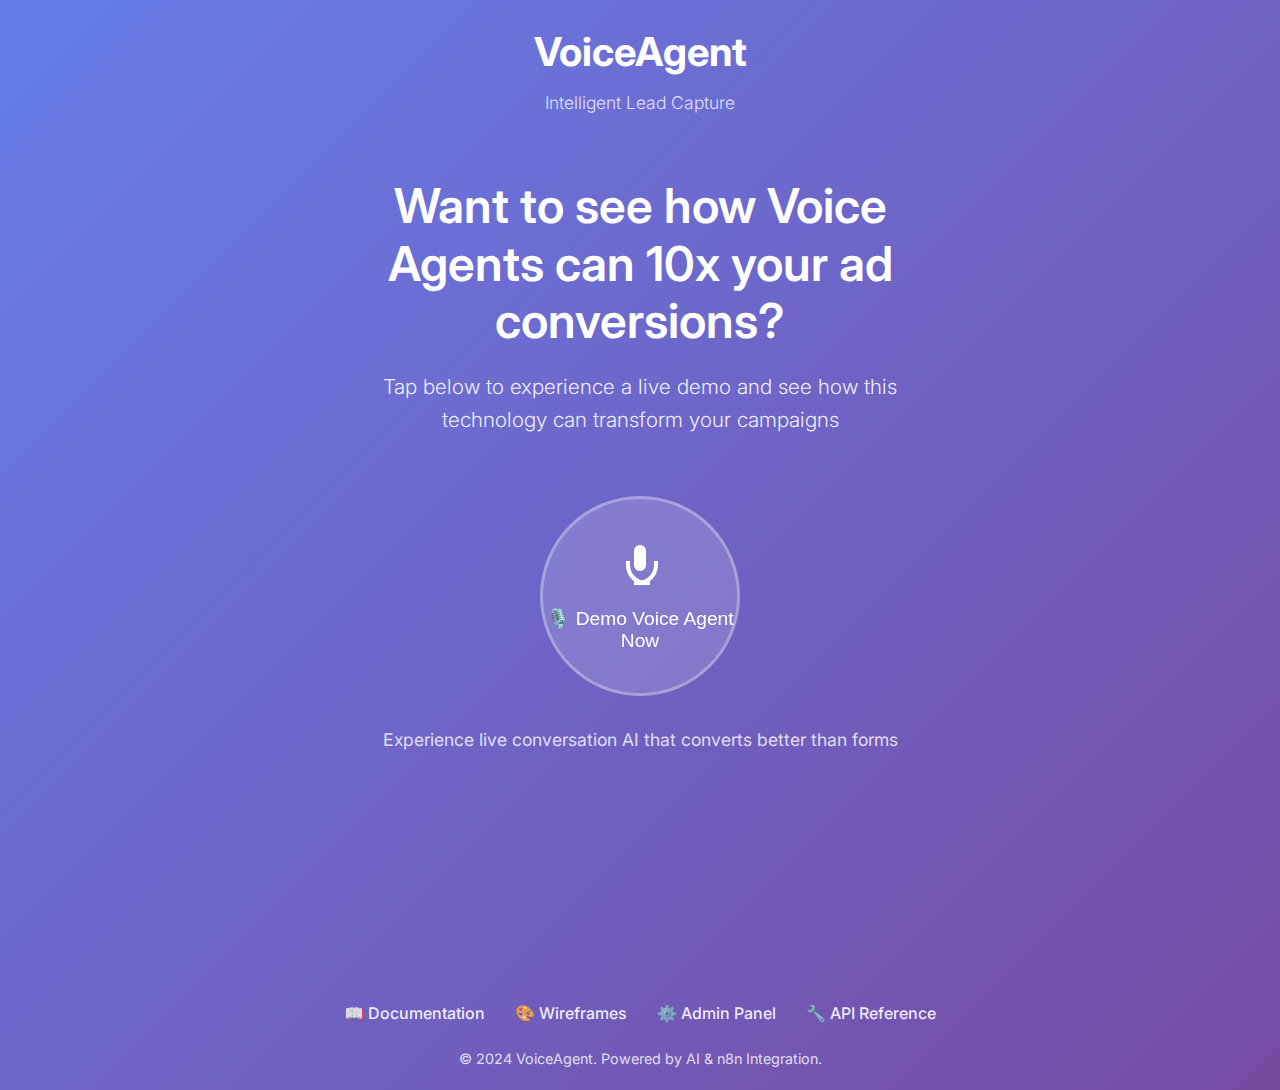
<file: index.html>
<!DOCTYPE html>
<html lang="en">
<!--
GOHIGHLEVEL DEPLOYMENT NOTE:
This page is designed to be hosted within GoHighLevel as a funnel page.
When deploying:
1. Copy this HTML content into GoHighLevel funnel builder
2. Upload CSS/JS files to GoHighLevel media library  
3. Update asset URLs to GoHighLevel media URLs
4. Configure GoHighLevel CRM integration for lead capture
5. Set up GoHighLevel workflow to trigger n8n automation
-->

<head>
    <meta charset="UTF-8">
    <meta name="viewport" content="width=device-width, initial-scale=1.0">
    <title>Voice Agent Demo - 10x Your Ad Conversions | GoHighLevel</title>
    <link rel="stylesheet" href="assets/css/main.css">
    <!-- UPDATE: Change to GoHighLevel media URL when deploying -->
    <link href="https://fonts.googleapis.com/css2?family=Inter:wght@300;400;500;600;700&display=swap" rel="stylesheet">
</head>

<body>
    <div class="container">
        <header class="header">
            <div class="logo">
                <h1>VoiceAgent</h1>
                <span class="tagline">Intelligent Lead Capture</span>
            </div>
        </header>

        <main class="main-content">
            <div class="hero-section">
                <h2>Want to see how Voice Agents can 10x your ad conversions?</h2>
                <p class="subtitle">Tap below to experience a live demo and see how this technology can transform your
                    campaigns</p>

                <div class="voice-interface">
                    <button id="talkButton" class="talk-button" onclick="startVoiceConversation()">
                        <div class="mic-icon">
                            <svg width="48" height="48" viewBox="0 0 24 24" fill="none"
                                xmlns="http://www.w3.org/2000/svg">
                                <path
                                    d="M12 2C10.3431 2 9 3.34315 9 5V12C9 13.6569 10.3431 15 12 15C13.6569 15 15 13.6569 15 12V5C15 3.34315 13.6569 2 12 2Z"
                                    fill="white" />
                                <path
                                    d="M19 10V12C19 16.4183 15.4183 20 11 20H9V22H11C16.5228 22 21 17.5228 21 12V10H19Z"
                                    fill="white" />
                                <path d="M5 10V12C5 17.5228 9.47715 22 15 22H17V20H15C10.5817 20 7 16.4183 7 12V10H5Z"
                                    fill="white" />
                                <path d="M11 20H13V22H11V20Z" fill="white" />
                            </svg>
                        </div>
                        <span class="button-text">🎙️ Demo Voice Agent Now</span>
                    </button>

                    <div id="statusText" class="status-text">Experience live conversation AI that converts better than
                        forms</div>
                </div>

                <div class="features-preview">
                    <div class="feature">
                        <div class="feature-icon">📈</div>
                        <span>3x Higher Conversions</span>
                    </div>
                    <div class="feature">
                        <div class="feature-icon">🤖</div>
                        <span>AI-Powered Qualifying</span>
                    </div>
                    <div class="feature">
                        <div class="feature-icon">⚡</div>
                        <span>Instant Implementation</span>
                    </div>
                </div>
            </div>
        </main>

        <footer class="footer">
            <div class="footer-links">
                <a href="docs/index.html">📖 Documentation</a>
                <a href="docs/wireframes.html">🎨 Wireframes</a>
                <a href="admin.html">⚙️ Admin Panel</a>
                <a href="docs/api-reference.html">🔧 API Reference</a>
            </div>
            <div class="footer-text">
                <p>&copy; 2024 VoiceAgent. Powered by AI & n8n Integration.</p>
            </div>
        </footer>
    </div>

    <script src="assets/js/main.js"></script>
</body>

</html>
</file>
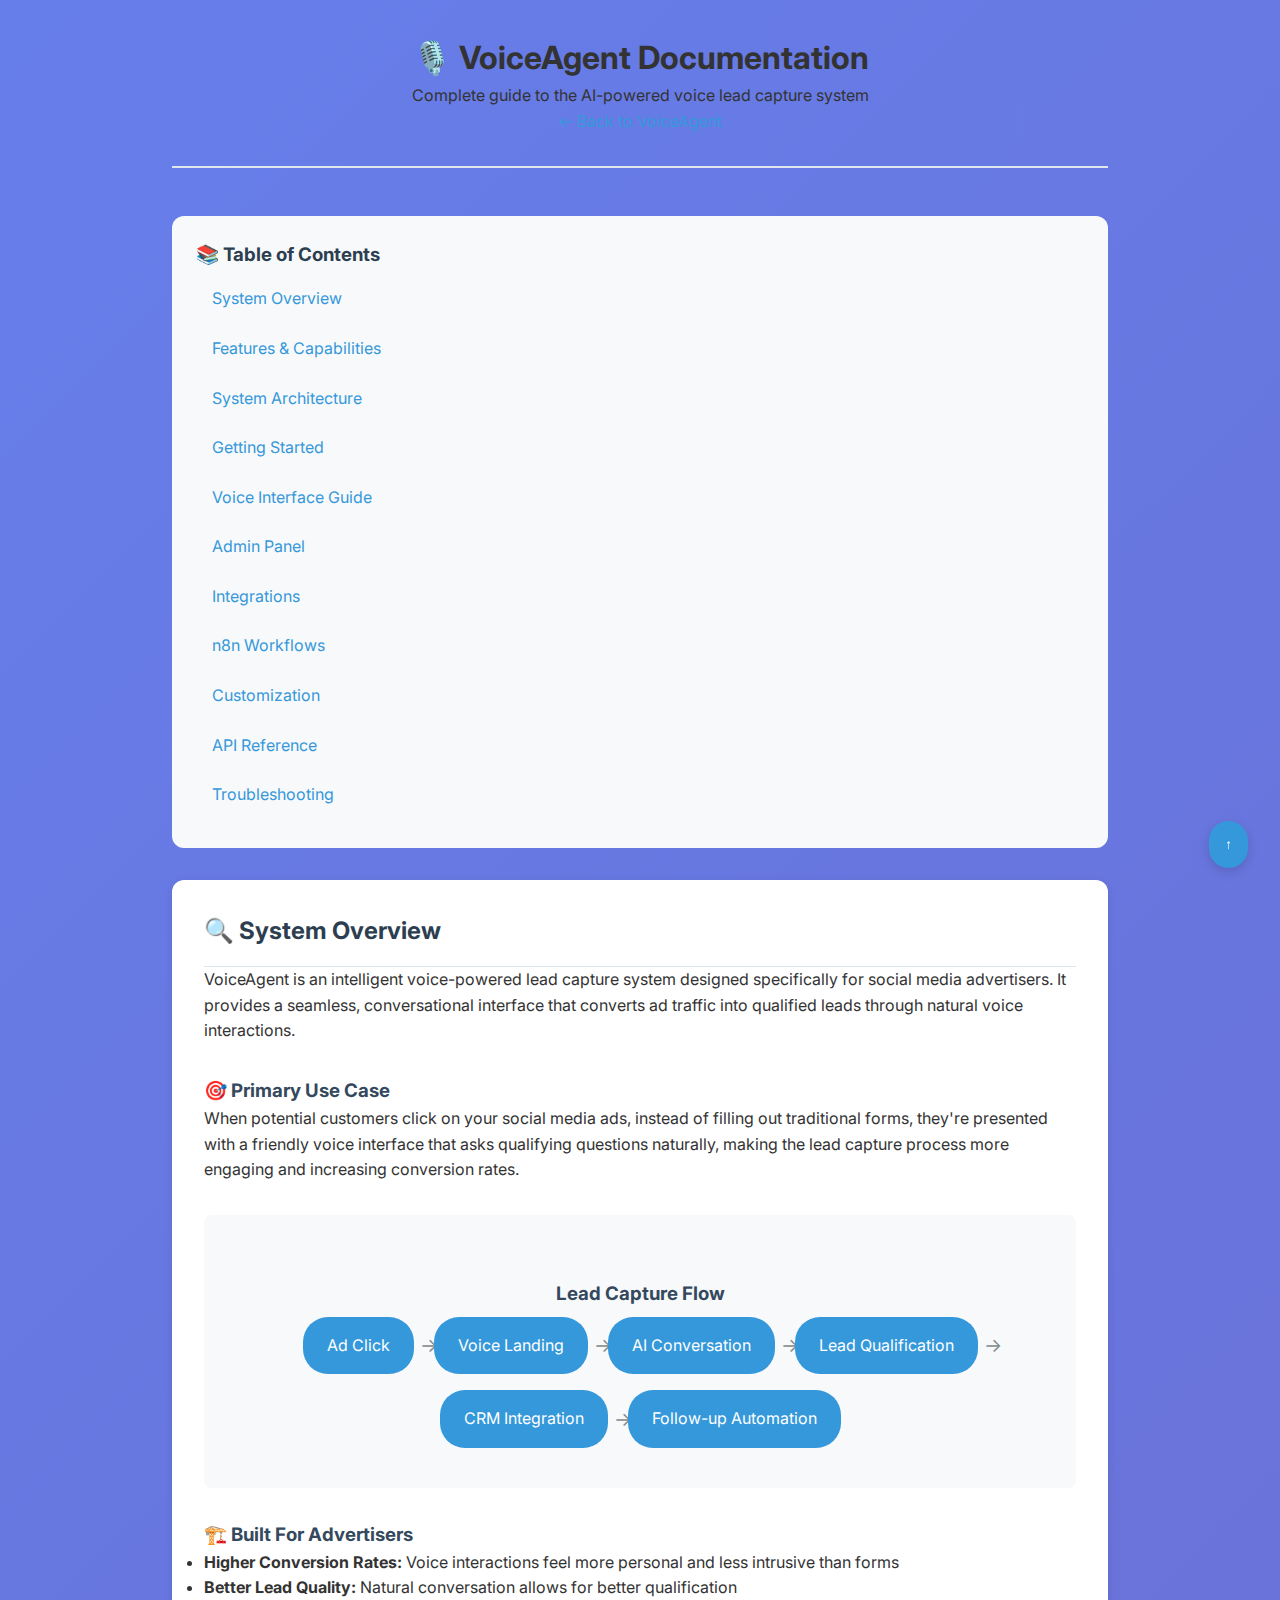
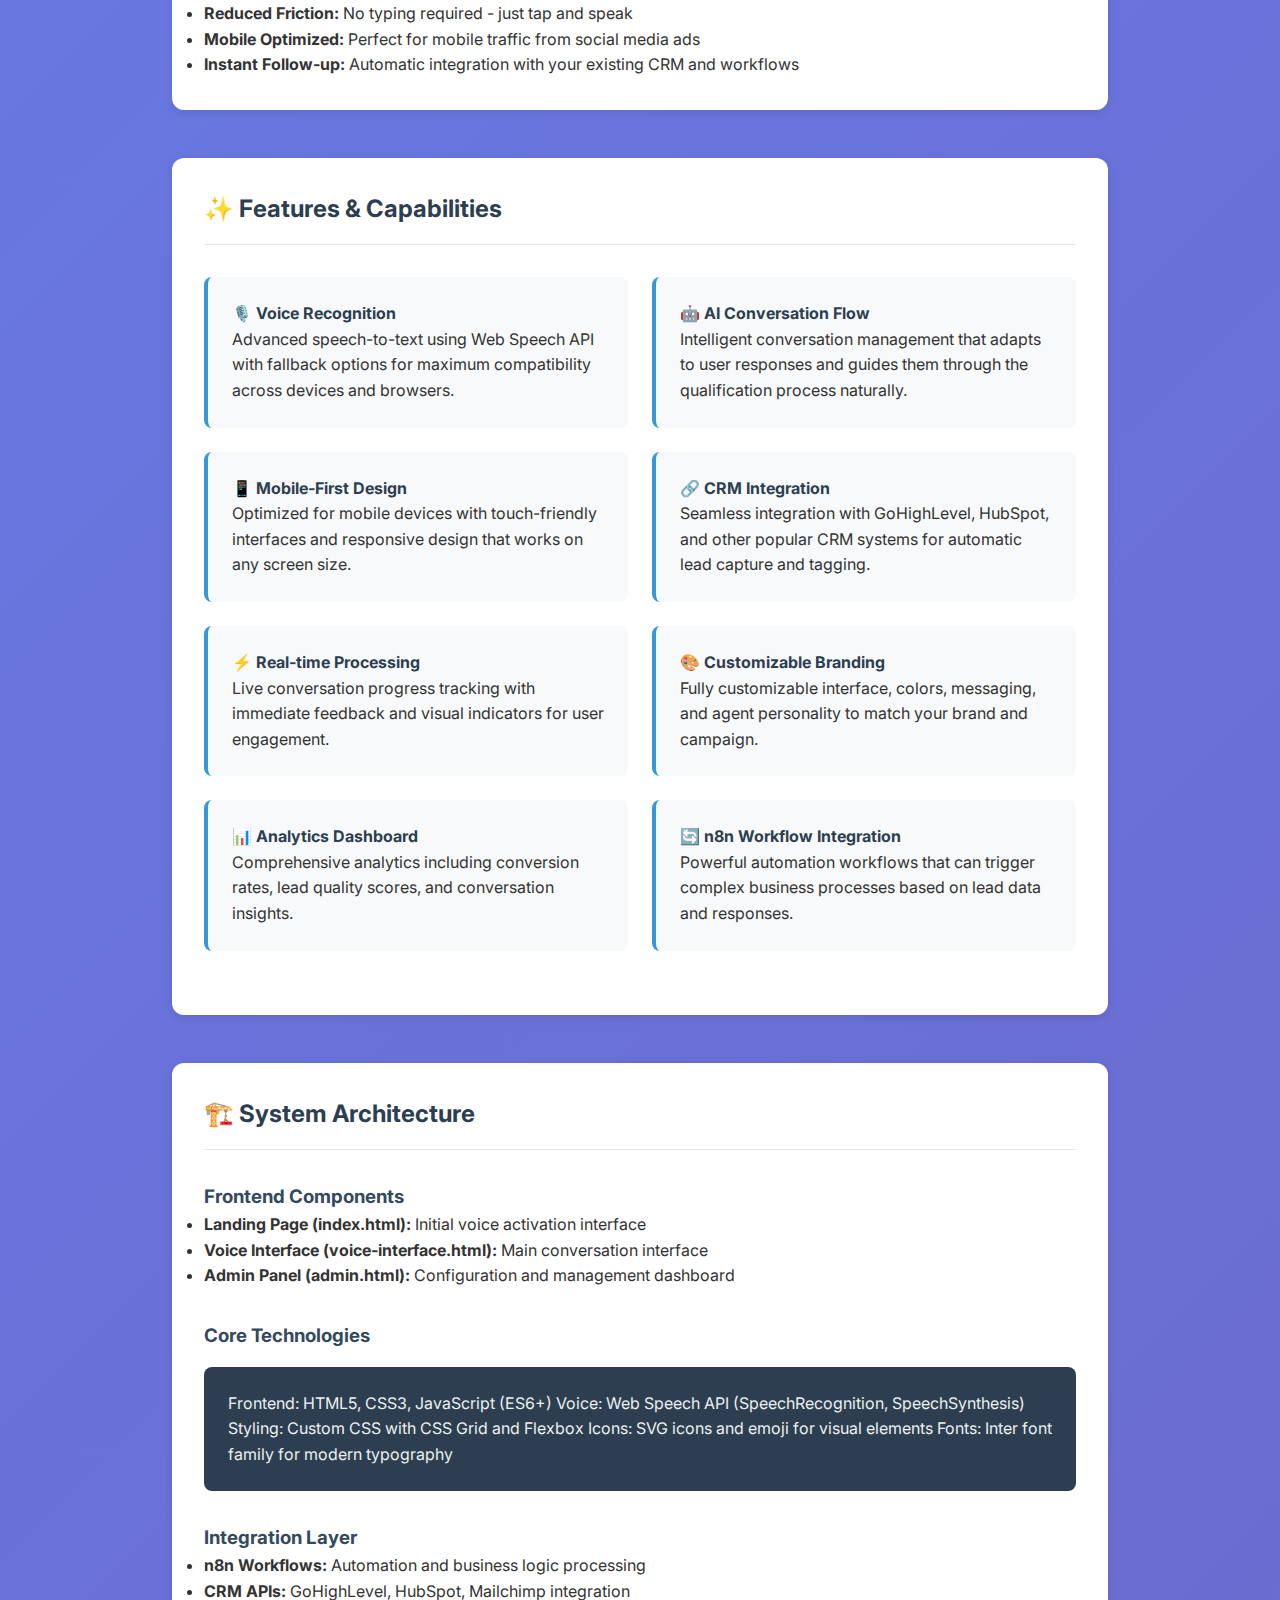
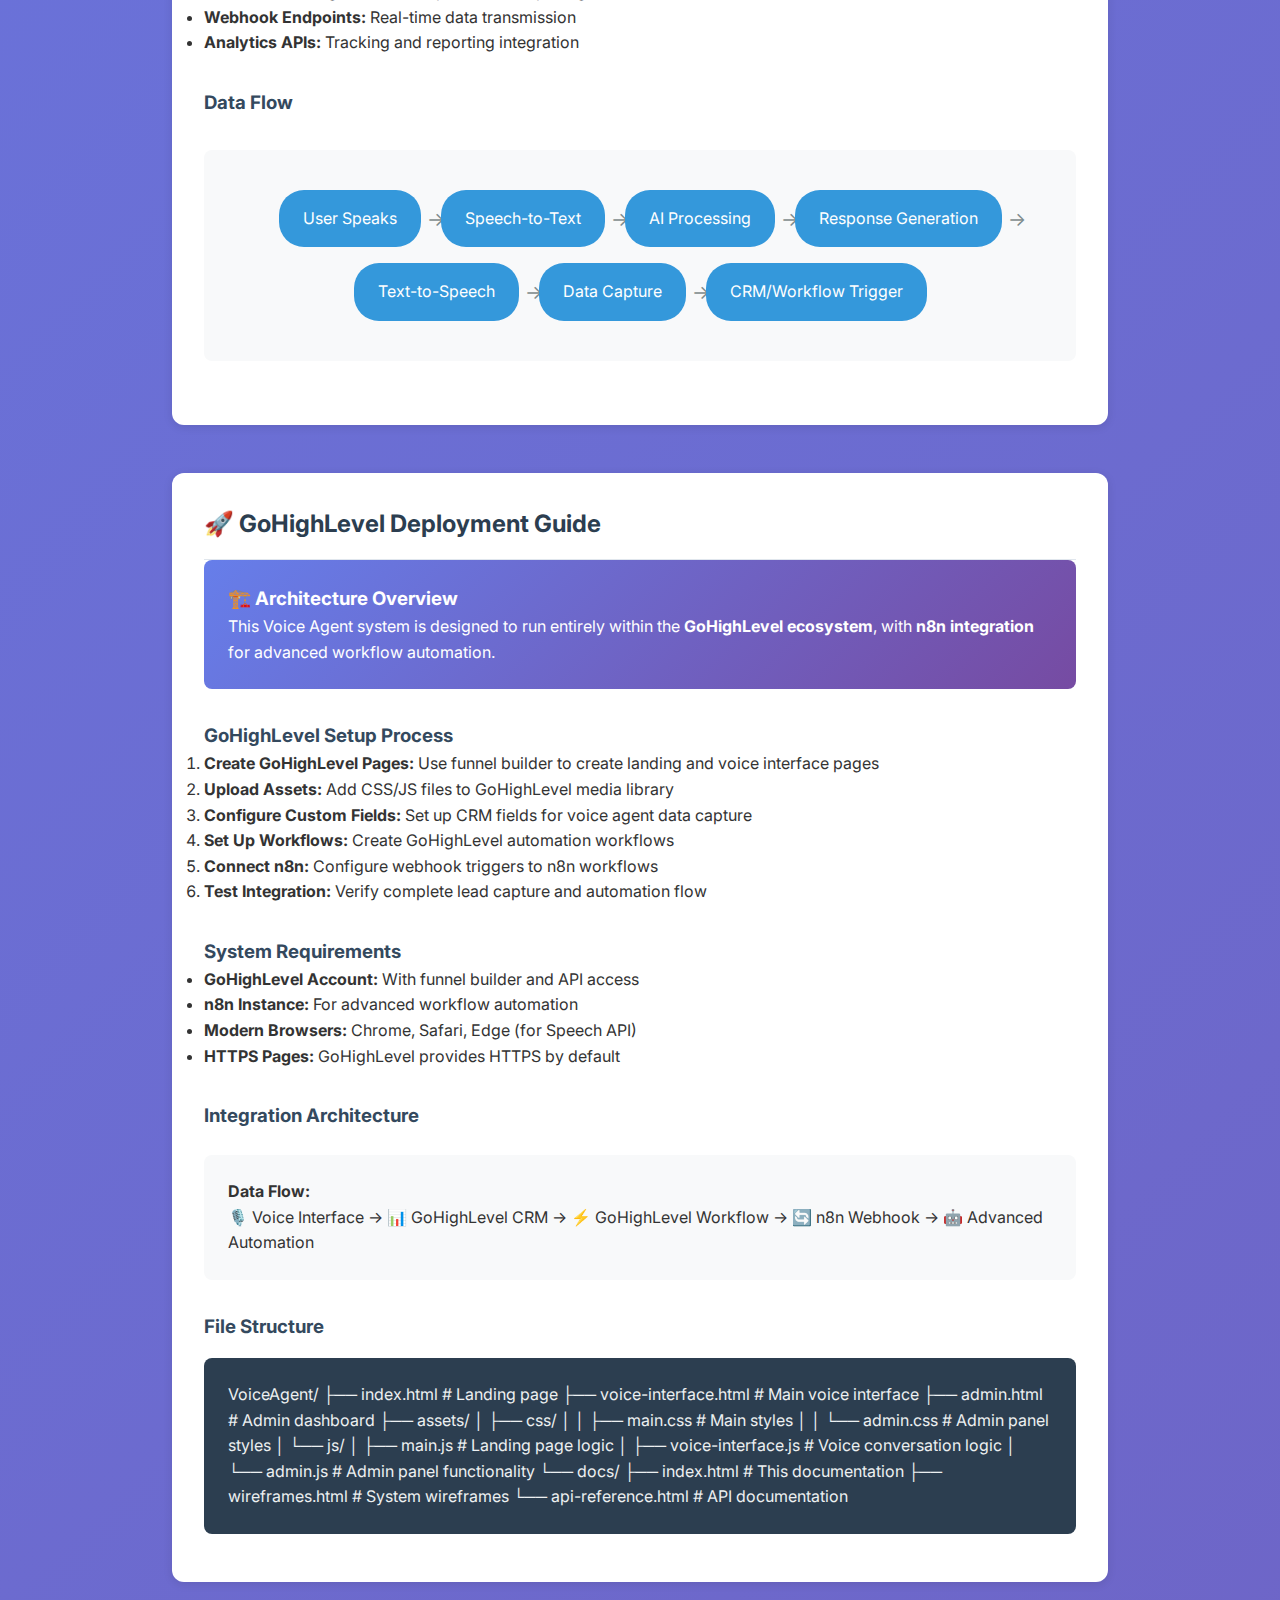
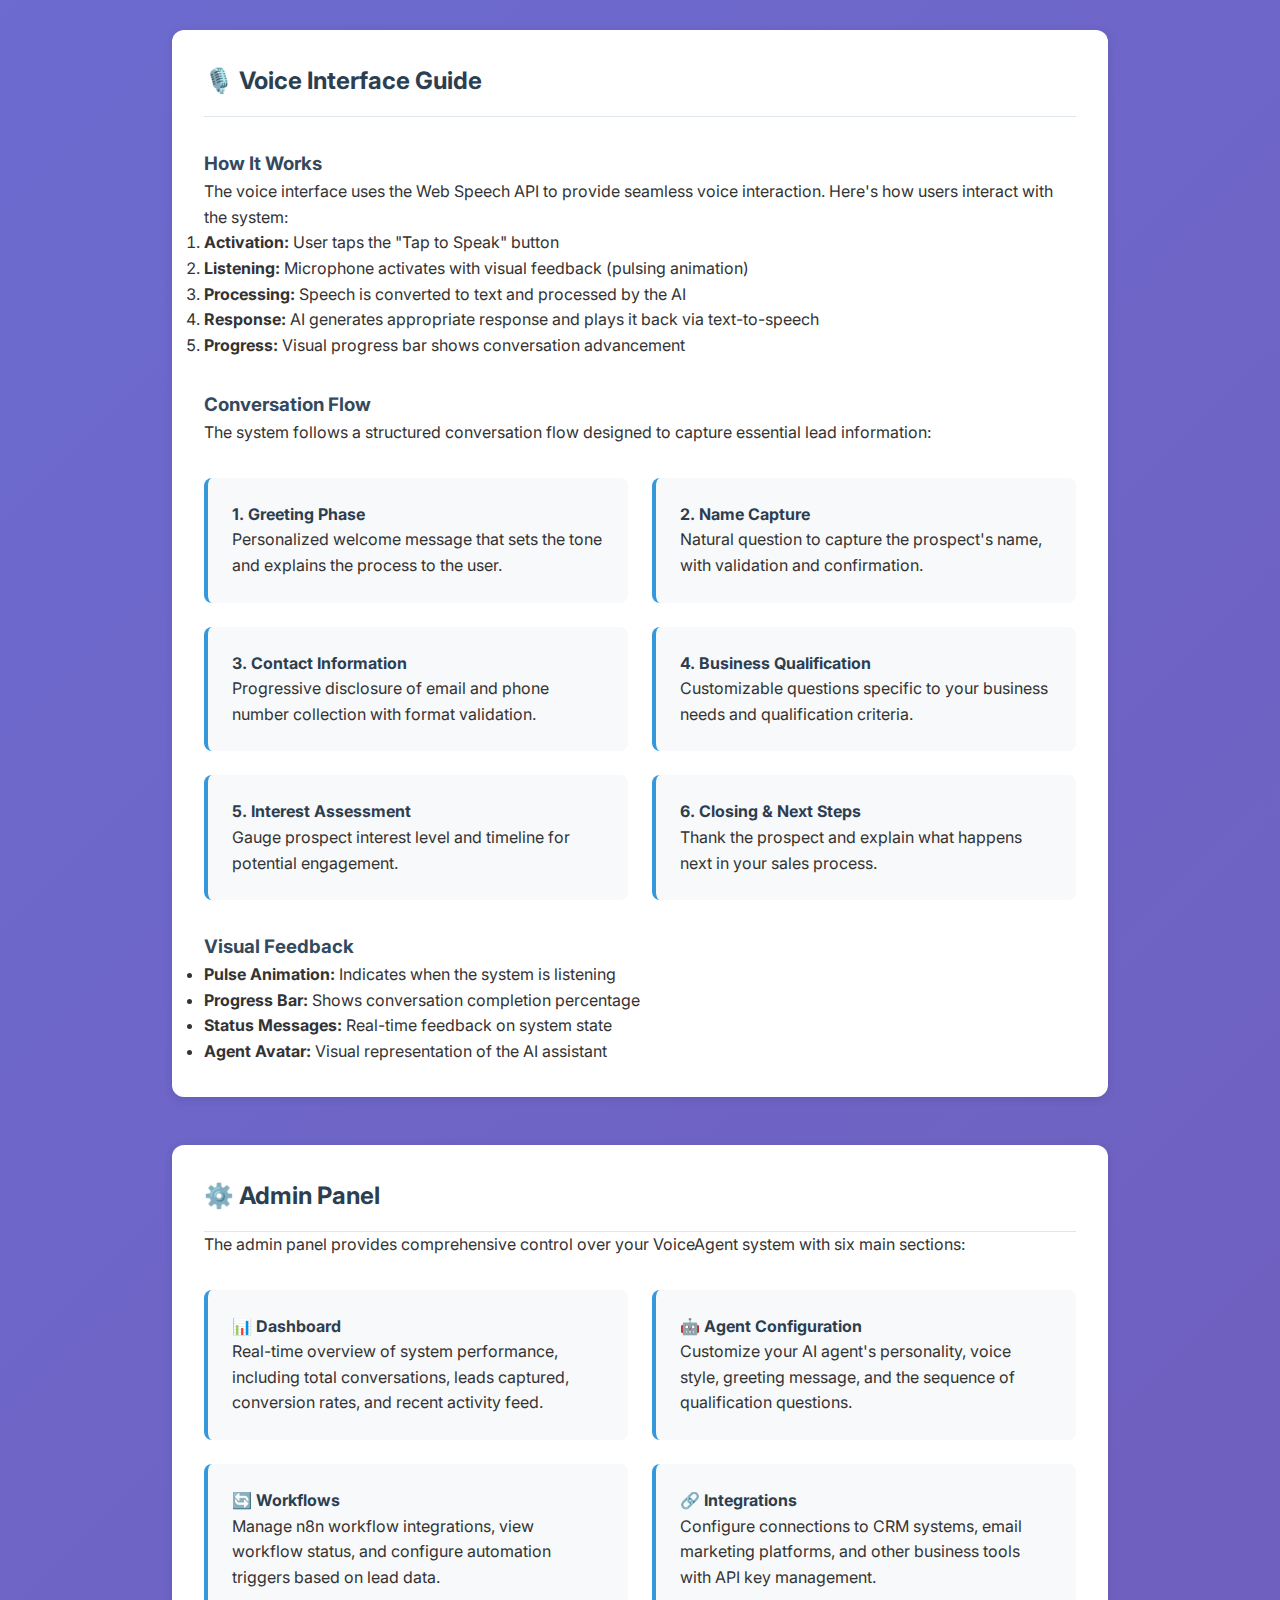
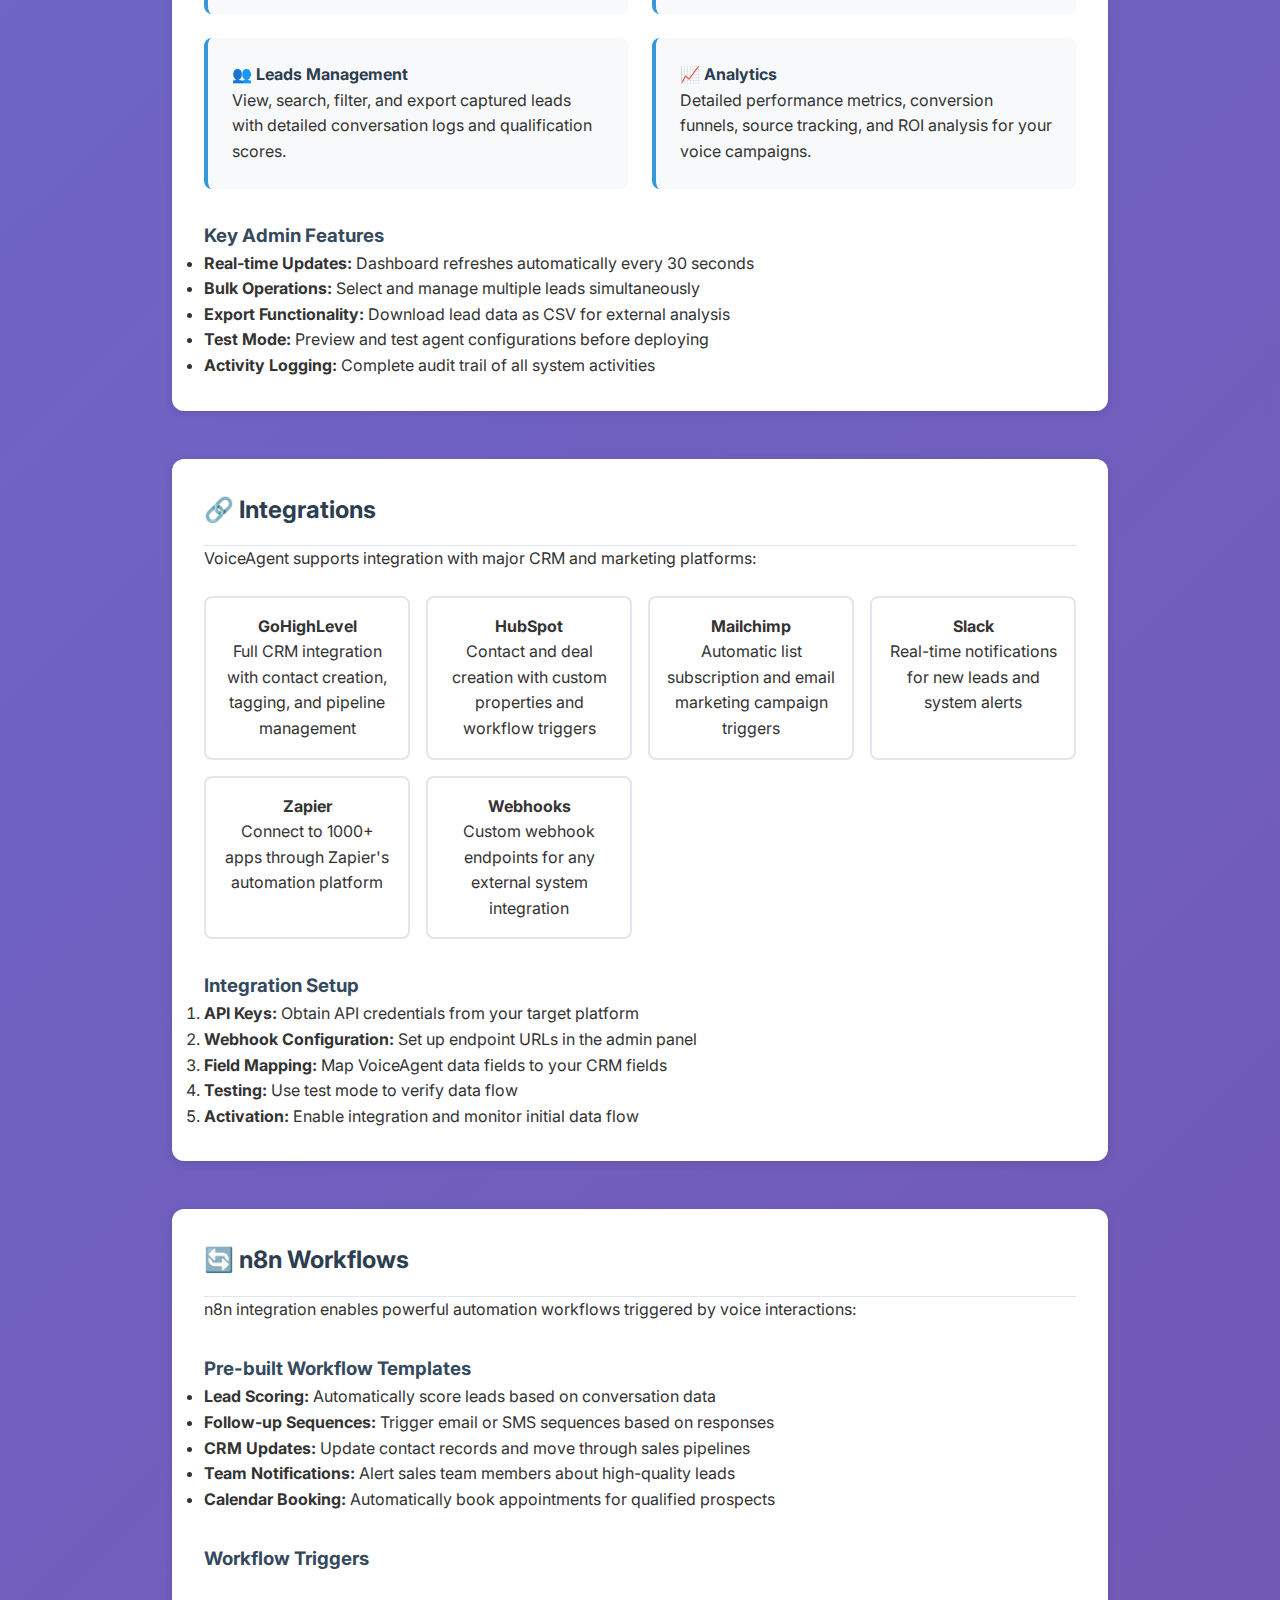
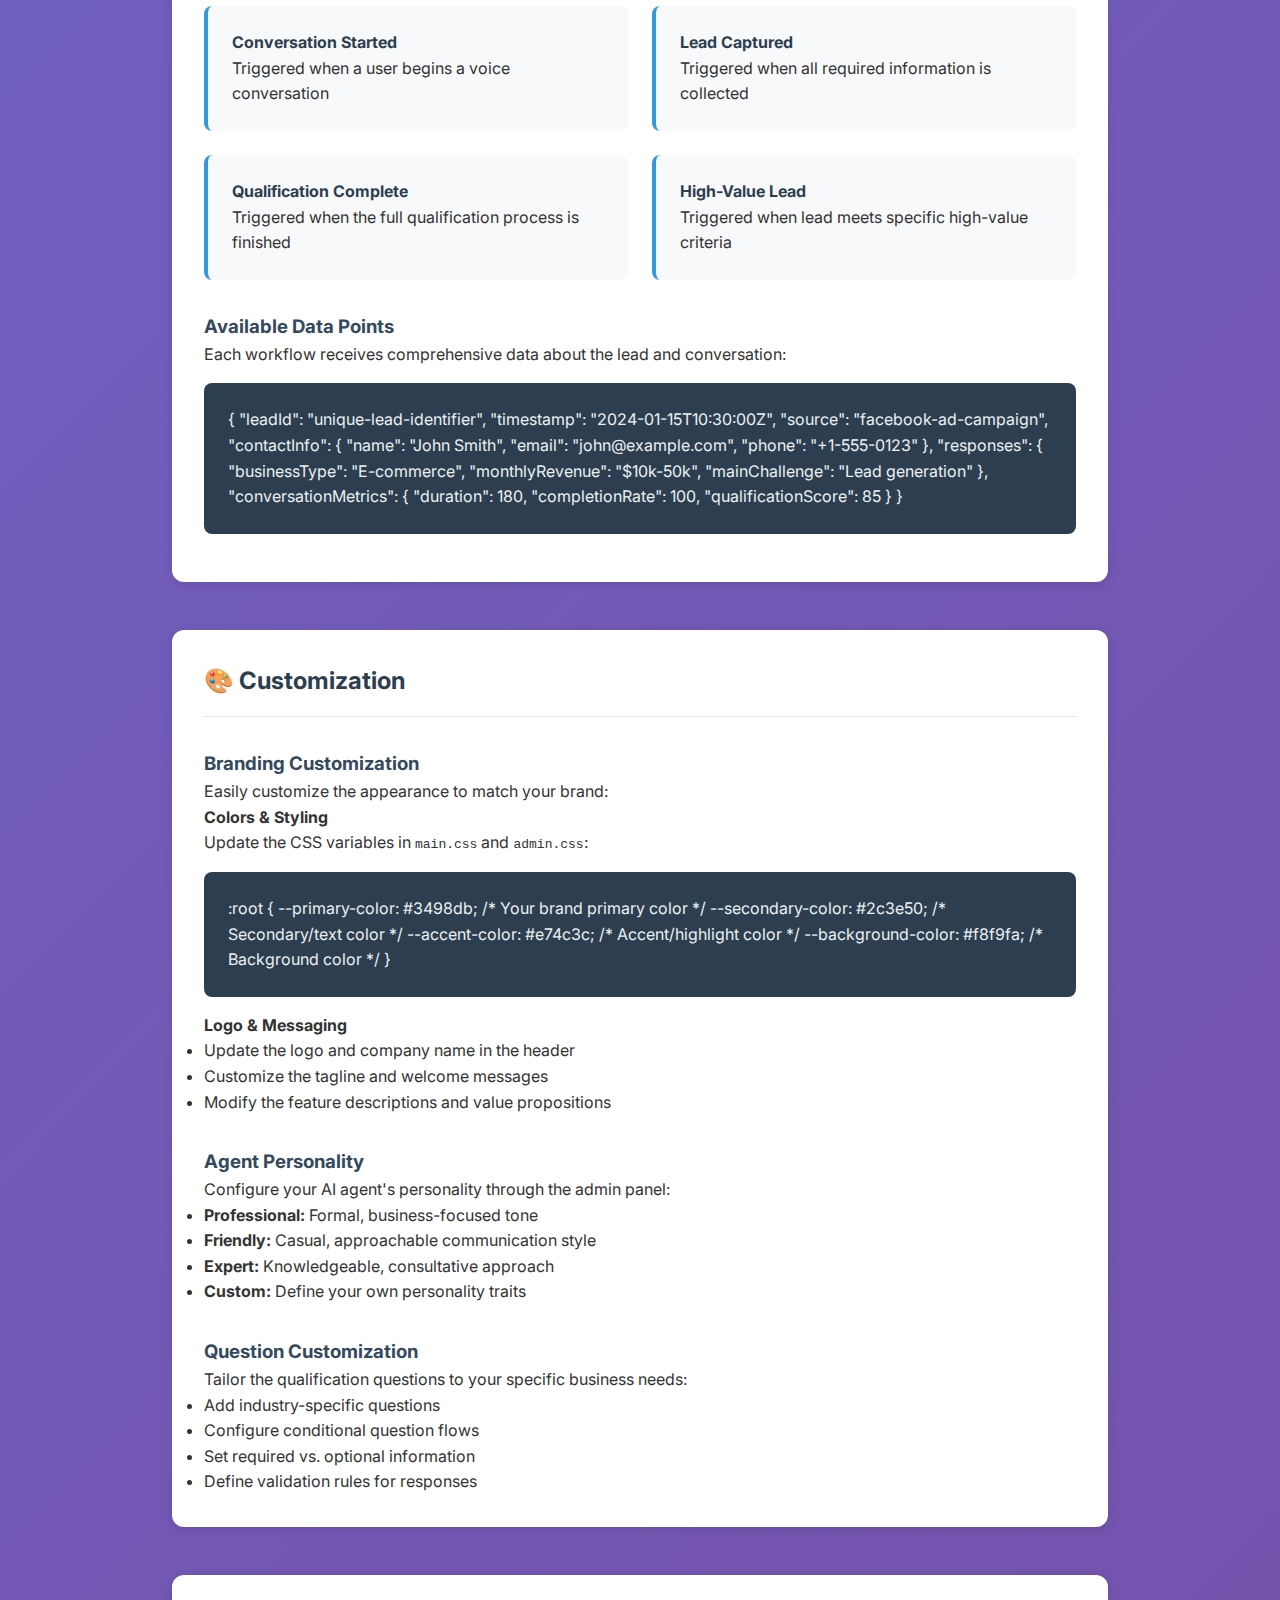
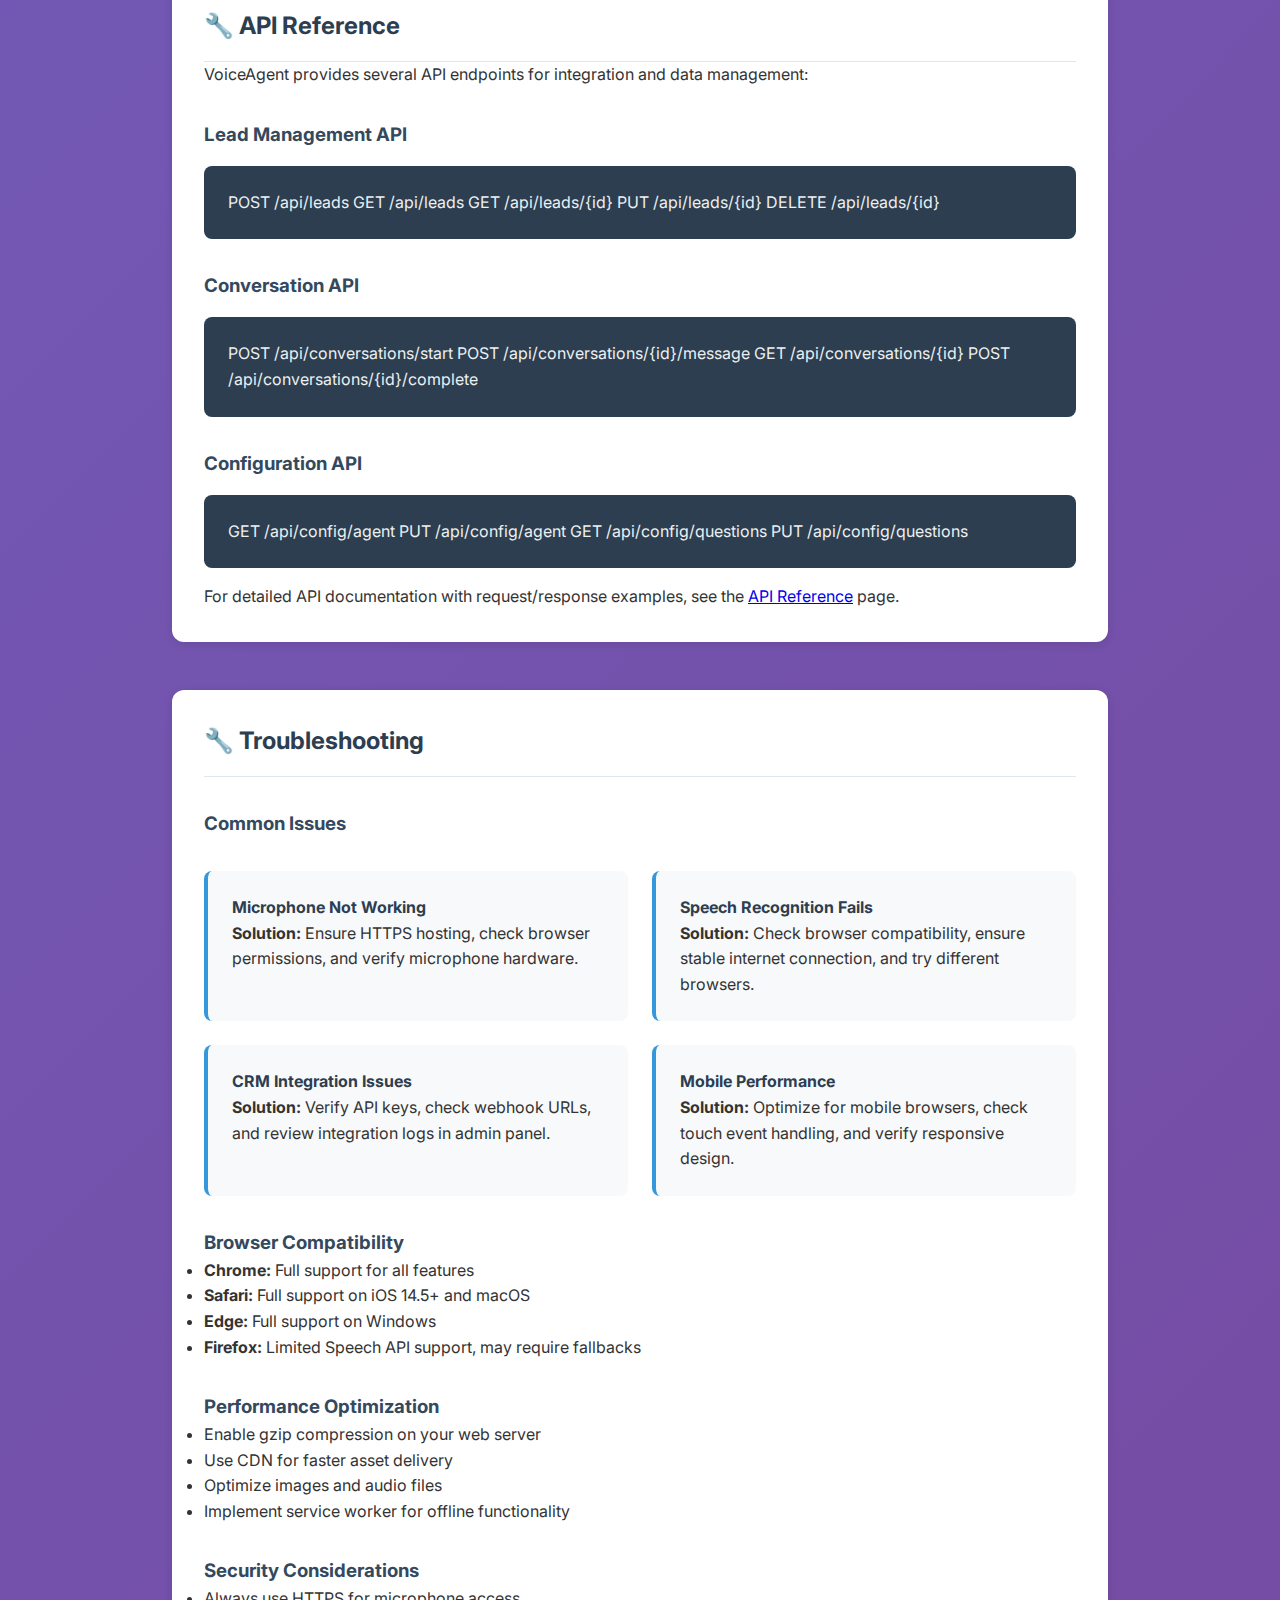
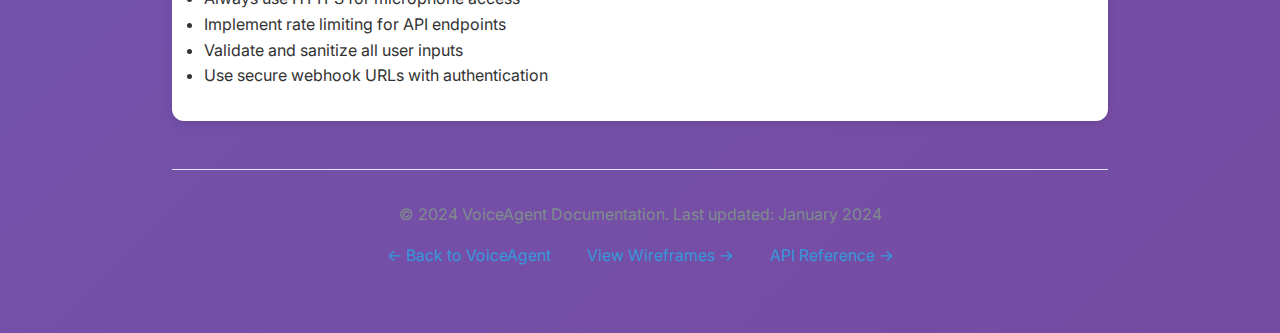
<file: docs/index.html>
<!DOCTYPE html>
<html lang="en">

<head>
    <meta charset="UTF-8">
    <meta name="viewport" content="width=device-width, initial-scale=1.0">
    <title>VoiceAgent Documentation</title>
    <link rel="stylesheet" href="../assets/css/main.css">
    <link href="https://fonts.googleapis.com/css2?family=Inter:wght@300;400;500;600;700&display=swap" rel="stylesheet">
    <style>
        .docs-container {
            max-width: 1000px;
            margin: 0 auto;
            padding: 2rem;
            line-height: 1.6;
        }

        .docs-header {
            text-align: center;
            margin-bottom: 3rem;
            padding-bottom: 2rem;
            border-bottom: 2px solid #e0e6ed;
        }

        .docs-nav {
            background: #f8f9fa;
            border-radius: 12px;
            padding: 1.5rem;
            margin-bottom: 2rem;
        }

        .docs-nav h3 {
            margin-top: 0;
            color: #2c3e50;
        }

        .docs-nav ul {
            list-style: none;
            padding: 0;
            margin: 0;
        }

        .docs-nav li {
            margin: 0.5rem 0;
        }

        .docs-nav a {
            color: #3498db;
            text-decoration: none;
            padding: 0.5rem 0;
            display: block;
            border-radius: 6px;
            padding-left: 1rem;
            transition: background-color 0.2s;
        }

        .docs-nav a:hover {
            background-color: #e3f2fd;
        }

        .docs-section {
            margin-bottom: 3rem;
            padding: 2rem;
            background: white;
            border-radius: 12px;
            box-shadow: 0 2px 10px rgba(0, 0, 0, 0.1);
        }

        .docs-section h2 {
            color: #2c3e50;
            margin-top: 0;
            padding-bottom: 1rem;
            border-bottom: 1px solid #e0e6ed;
        }

        .docs-section h3 {
            color: #34495e;
            margin-top: 2rem;
        }

        .feature-grid {
            display: grid;
            grid-template-columns: repeat(auto-fit, minmax(300px, 1fr));
            gap: 1.5rem;
            margin: 2rem 0;
        }

        .feature-card {
            background: #f8f9fa;
            padding: 1.5rem;
            border-radius: 8px;
            border-left: 4px solid #3498db;
        }

        .feature-card h4 {
            margin-top: 0;
            color: #2c3e50;
        }

        .code-block {
            background: #2c3e50;
            color: #ecf0f1;
            padding: 1.5rem;
            border-radius: 8px;
            overflow-x: auto;
            margin: 1rem 0;
        }

        .workflow-diagram {
            background: #f8f9fa;
            padding: 2rem;
            border-radius: 8px;
            text-align: center;
            margin: 2rem 0;
        }

        .workflow-step {
            display: inline-block;
            background: #3498db;
            color: white;
            padding: 1rem 1.5rem;
            border-radius: 25px;
            margin: 0.5rem;
            position: relative;
        }

        .workflow-step::after {
            content: '→';
            position: absolute;
            right: -1.5rem;
            top: 50%;
            transform: translateY(-50%);
            color: #7f8c8d;
            font-size: 1.2rem;
        }

        .workflow-step:last-child::after {
            display: none;
        }

        .integration-list {
            display: grid;
            grid-template-columns: repeat(auto-fit, minmax(200px, 1fr));
            gap: 1rem;
            margin: 1.5rem 0;
        }

        .integration-item {
            background: white;
            border: 2px solid #e0e6ed;
            padding: 1rem;
            border-radius: 8px;
            text-align: center;
            transition: border-color 0.2s;
        }

        .integration-item:hover {
            border-color: #3498db;
        }

        .back-to-top {
            position: fixed;
            bottom: 2rem;
            right: 2rem;
            background: #3498db;
            color: white;
            border: none;
            border-radius: 50px;
            padding: 1rem;
            cursor: pointer;
            box-shadow: 0 4px 12px rgba(0, 0, 0, 0.15);
            transition: all 0.3s;
        }

        .back-to-top:hover {
            background: #2980b9;
            transform: translateY(-2px);
        }

        @media (max-width: 768px) {
            .docs-container {
                padding: 1rem;
            }

            .workflow-step {
                display: block;
                margin: 0.5rem 0;
            }

            .workflow-step::after {
                content: '↓';
                right: 50%;
                top: 100%;
                transform: translateX(50%);
            }
        }
    </style>
</head>

<body>
    <div class="docs-container">
        <header class="docs-header">
            <h1>🎙️ VoiceAgent Documentation</h1>
            <p>Complete guide to the AI-powered voice lead capture system</p>
            <a href="../index.html" style="color: #3498db; text-decoration: none;">← Back to VoiceAgent</a>
        </header>

        <nav class="docs-nav">
            <h3>📚 Table of Contents</h3>
            <ul>
                <li><a href="#overview">System Overview</a></li>
                <li><a href="#features">Features & Capabilities</a></li>
                <li><a href="#architecture">System Architecture</a></li>
                <li><a href="#getting-started">Getting Started</a></li>
                <li><a href="#voice-interface">Voice Interface Guide</a></li>
                <li><a href="#admin-panel">Admin Panel</a></li>
                <li><a href="#integrations">Integrations</a></li>
                <li><a href="#workflows">n8n Workflows</a></li>
                <li><a href="#customization">Customization</a></li>
                <li><a href="#api">API Reference</a></li>
                <li><a href="#troubleshooting">Troubleshooting</a></li>
            </ul>
        </nav>

        <section id="overview" class="docs-section">
            <h2>🔍 System Overview</h2>
            <p>VoiceAgent is an intelligent voice-powered lead capture system designed specifically for social media
                advertisers. It provides a seamless, conversational interface that converts ad traffic into qualified
                leads through natural voice interactions.</p>

            <h3>🎯 Primary Use Case</h3>
            <p>When potential customers click on your social media ads, instead of filling out traditional forms,
                they're presented with a friendly voice interface that asks qualifying questions naturally, making the
                lead capture process more engaging and increasing conversion rates.</p>

            <div class="workflow-diagram">
                <h3>Lead Capture Flow</h3>
                <div class="workflow-step">Ad Click</div>
                <div class="workflow-step">Voice Landing</div>
                <div class="workflow-step">AI Conversation</div>
                <div class="workflow-step">Lead Qualification</div>
                <div class="workflow-step">CRM Integration</div>
                <div class="workflow-step">Follow-up Automation</div>
            </div>

            <h3>🏗️ Built For Advertisers</h3>
            <ul>
                <li><strong>Higher Conversion Rates:</strong> Voice interactions feel more personal and less intrusive
                    than forms</li>
                <li><strong>Better Lead Quality:</strong> Natural conversation allows for better qualification</li>
                <li><strong>Reduced Friction:</strong> No typing required - just tap and speak</li>
                <li><strong>Mobile Optimized:</strong> Perfect for mobile traffic from social media ads</li>
                <li><strong>Instant Follow-up:</strong> Automatic integration with your existing CRM and workflows</li>
            </ul>
        </section>

        <section id="features" class="docs-section">
            <h2>✨ Features & Capabilities</h2>

            <div class="feature-grid">
                <div class="feature-card">
                    <h4>🎙️ Voice Recognition</h4>
                    <p>Advanced speech-to-text using Web Speech API with fallback options for maximum compatibility
                        across devices and browsers.</p>
                </div>

                <div class="feature-card">
                    <h4>🤖 AI Conversation Flow</h4>
                    <p>Intelligent conversation management that adapts to user responses and guides them through the
                        qualification process naturally.</p>
                </div>

                <div class="feature-card">
                    <h4>📱 Mobile-First Design</h4>
                    <p>Optimized for mobile devices with touch-friendly interfaces and responsive design that works on
                        any screen size.</p>
                </div>

                <div class="feature-card">
                    <h4>🔗 CRM Integration</h4>
                    <p>Seamless integration with GoHighLevel, HubSpot, and other popular CRM systems for automatic lead
                        capture and tagging.</p>
                </div>

                <div class="feature-card">
                    <h4>⚡ Real-time Processing</h4>
                    <p>Live conversation progress tracking with immediate feedback and visual indicators for user
                        engagement.</p>
                </div>

                <div class="feature-card">
                    <h4>🎨 Customizable Branding</h4>
                    <p>Fully customizable interface, colors, messaging, and agent personality to match your brand and
                        campaign.</p>
                </div>

                <div class="feature-card">
                    <h4>📊 Analytics Dashboard</h4>
                    <p>Comprehensive analytics including conversion rates, lead quality scores, and conversation
                        insights.</p>
                </div>

                <div class="feature-card">
                    <h4>🔄 n8n Workflow Integration</h4>
                    <p>Powerful automation workflows that can trigger complex business processes based on lead data and
                        responses.</p>
                </div>
            </div>
        </section>

        <section id="architecture" class="docs-section">
            <h2>🏗️ System Architecture</h2>

            <h3>Frontend Components</h3>
            <ul>
                <li><strong>Landing Page (index.html):</strong> Initial voice activation interface</li>
                <li><strong>Voice Interface (voice-interface.html):</strong> Main conversation interface</li>
                <li><strong>Admin Panel (admin.html):</strong> Configuration and management dashboard</li>
            </ul>

            <h3>Core Technologies</h3>
            <div class="code-block">
                Frontend: HTML5, CSS3, JavaScript (ES6+)
                Voice: Web Speech API (SpeechRecognition, SpeechSynthesis)
                Styling: Custom CSS with CSS Grid and Flexbox
                Icons: SVG icons and emoji for visual elements
                Fonts: Inter font family for modern typography
            </div>

            <h3>Integration Layer</h3>
            <ul>
                <li><strong>n8n Workflows:</strong> Automation and business logic processing</li>
                <li><strong>CRM APIs:</strong> GoHighLevel, HubSpot, Mailchimp integration</li>
                <li><strong>Webhook Endpoints:</strong> Real-time data transmission</li>
                <li><strong>Analytics APIs:</strong> Tracking and reporting integration</li>
            </ul>

            <h3>Data Flow</h3>
            <div class="workflow-diagram">
                <div class="workflow-step">User Speaks</div>
                <div class="workflow-step">Speech-to-Text</div>
                <div class="workflow-step">AI Processing</div>
                <div class="workflow-step">Response Generation</div>
                <div class="workflow-step">Text-to-Speech</div>
                <div class="workflow-step">Data Capture</div>
                <div class="workflow-step">CRM/Workflow Trigger</div>
            </div>
        </section>

        <section id="getting-started" class="docs-section">
            <h2>🚀 GoHighLevel Deployment Guide</h2>

            <div style="background: linear-gradient(135deg, #667eea, #764ba2); color: white; padding: 1.5rem; border-radius: 8px; margin-bottom: 2rem;">
                <h3 style="margin-top: 0; color: white;">🏗️ Architecture Overview</h3>
                <p>This Voice Agent system is designed to run entirely within the <strong>GoHighLevel ecosystem</strong>, with <strong>n8n integration</strong> for advanced workflow automation.</p>
            </div>

            <h3>GoHighLevel Setup Process</h3>
            <ol>
                <li><strong>Create GoHighLevel Pages:</strong> Use funnel builder to create landing and voice interface pages</li>
                <li><strong>Upload Assets:</strong> Add CSS/JS files to GoHighLevel media library</li>
                <li><strong>Configure Custom Fields:</strong> Set up CRM fields for voice agent data capture</li>
                <li><strong>Set Up Workflows:</strong> Create GoHighLevel automation workflows</li>
                <li><strong>Connect n8n:</strong> Configure webhook triggers to n8n workflows</li>
                <li><strong>Test Integration:</strong> Verify complete lead capture and automation flow</li>
            </ol>

            <h3>System Requirements</h3>
            <ul>
                <li><strong>GoHighLevel Account:</strong> With funnel builder and API access</li>
                <li><strong>n8n Instance:</strong> For advanced workflow automation</li>
                <li><strong>Modern Browsers:</strong> Chrome, Safari, Edge (for Speech API)</li>
                <li><strong>HTTPS Pages:</strong> GoHighLevel provides HTTPS by default</li>
            </ul>

            <h3>Integration Architecture</h3>
            <div style="background: #f8f9fa; padding: 1.5rem; border-radius: 8px; margin: 1.5rem 0;">
                <strong>Data Flow:</strong><br>
                🎙️ Voice Interface → 📊 GoHighLevel CRM → ⚡ GoHighLevel Workflow → 🔄 n8n Webhook → 🤖 Advanced Automation
            </div>

            <h3>File Structure</h3>
            <div class="code-block">
                VoiceAgent/
                ├── index.html # Landing page
                ├── voice-interface.html # Main voice interface
                ├── admin.html # Admin dashboard
                ├── assets/
                │ ├── css/
                │ │ ├── main.css # Main styles
                │ │ └── admin.css # Admin panel styles
                │ └── js/
                │ ├── main.js # Landing page logic
                │ ├── voice-interface.js # Voice conversation logic
                │ └── admin.js # Admin panel functionality
                └── docs/
                ├── index.html # This documentation
                ├── wireframes.html # System wireframes
                └── api-reference.html # API documentation
            </div>
        </section>

        <section id="voice-interface" class="docs-section">
            <h2>🎙️ Voice Interface Guide</h2>

            <h3>How It Works</h3>
            <p>The voice interface uses the Web Speech API to provide seamless voice interaction. Here's how users
                interact with the system:</p>

            <ol>
                <li><strong>Activation:</strong> User taps the "Tap to Speak" button</li>
                <li><strong>Listening:</strong> Microphone activates with visual feedback (pulsing animation)</li>
                <li><strong>Processing:</strong> Speech is converted to text and processed by the AI</li>
                <li><strong>Response:</strong> AI generates appropriate response and plays it back via text-to-speech
                </li>
                <li><strong>Progress:</strong> Visual progress bar shows conversation advancement</li>
            </ol>

            <h3>Conversation Flow</h3>
            <p>The system follows a structured conversation flow designed to capture essential lead information:</p>

            <div class="feature-grid">
                <div class="feature-card">
                    <h4>1. Greeting Phase</h4>
                    <p>Personalized welcome message that sets the tone and explains the process to the user.</p>
                </div>

                <div class="feature-card">
                    <h4>2. Name Capture</h4>
                    <p>Natural question to capture the prospect's name, with validation and confirmation.</p>
                </div>

                <div class="feature-card">
                    <h4>3. Contact Information</h4>
                    <p>Progressive disclosure of email and phone number collection with format validation.</p>
                </div>

                <div class="feature-card">
                    <h4>4. Business Qualification</h4>
                    <p>Customizable questions specific to your business needs and qualification criteria.</p>
                </div>

                <div class="feature-card">
                    <h4>5. Interest Assessment</h4>
                    <p>Gauge prospect interest level and timeline for potential engagement.</p>
                </div>

                <div class="feature-card">
                    <h4>6. Closing & Next Steps</h4>
                    <p>Thank the prospect and explain what happens next in your sales process.</p>
                </div>
            </div>

            <h3>Visual Feedback</h3>
            <ul>
                <li><strong>Pulse Animation:</strong> Indicates when the system is listening</li>
                <li><strong>Progress Bar:</strong> Shows conversation completion percentage</li>
                <li><strong>Status Messages:</strong> Real-time feedback on system state</li>
                <li><strong>Agent Avatar:</strong> Visual representation of the AI assistant</li>
            </ul>
        </section>

        <section id="admin-panel" class="docs-section">
            <h2>⚙️ Admin Panel</h2>

            <p>The admin panel provides comprehensive control over your VoiceAgent system with six main sections:</p>

            <div class="feature-grid">
                <div class="feature-card">
                    <h4>📊 Dashboard</h4>
                    <p>Real-time overview of system performance, including total conversations, leads captured,
                        conversion rates, and recent activity feed.</p>
                </div>

                <div class="feature-card">
                    <h4>🤖 Agent Configuration</h4>
                    <p>Customize your AI agent's personality, voice style, greeting message, and the sequence of
                        qualification questions.</p>
                </div>

                <div class="feature-card">
                    <h4>🔄 Workflows</h4>
                    <p>Manage n8n workflow integrations, view workflow status, and configure automation triggers based
                        on lead data.</p>
                </div>

                <div class="feature-card">
                    <h4>🔗 Integrations</h4>
                    <p>Configure connections to CRM systems, email marketing platforms, and other business tools with
                        API key management.</p>
                </div>

                <div class="feature-card">
                    <h4>👥 Leads Management</h4>
                    <p>View, search, filter, and export captured leads with detailed conversation logs and qualification
                        scores.</p>
                </div>

                <div class="feature-card">
                    <h4>📈 Analytics</h4>
                    <p>Detailed performance metrics, conversion funnels, source tracking, and ROI analysis for your
                        voice campaigns.</p>
                </div>
            </div>

            <h3>Key Admin Features</h3>
            <ul>
                <li><strong>Real-time Updates:</strong> Dashboard refreshes automatically every 30 seconds</li>
                <li><strong>Bulk Operations:</strong> Select and manage multiple leads simultaneously</li>
                <li><strong>Export Functionality:</strong> Download lead data as CSV for external analysis</li>
                <li><strong>Test Mode:</strong> Preview and test agent configurations before deploying</li>
                <li><strong>Activity Logging:</strong> Complete audit trail of all system activities</li>
            </ul>
        </section>

        <section id="integrations" class="docs-section">
            <h2>🔗 Integrations</h2>

            <p>VoiceAgent supports integration with major CRM and marketing platforms:</p>

            <div class="integration-list">
                <div class="integration-item">
                    <h4>GoHighLevel</h4>
                    <p>Full CRM integration with contact creation, tagging, and pipeline management</p>
                </div>

                <div class="integration-item">
                    <h4>HubSpot</h4>
                    <p>Contact and deal creation with custom properties and workflow triggers</p>
                </div>

                <div class="integration-item">
                    <h4>Mailchimp</h4>
                    <p>Automatic list subscription and email marketing campaign triggers</p>
                </div>

                <div class="integration-item">
                    <h4>Slack</h4>
                    <p>Real-time notifications for new leads and system alerts</p>
                </div>

                <div class="integration-item">
                    <h4>Zapier</h4>
                    <p>Connect to 1000+ apps through Zapier's automation platform</p>
                </div>

                <div class="integration-item">
                    <h4>Webhooks</h4>
                    <p>Custom webhook endpoints for any external system integration</p>
                </div>
            </div>

            <h3>Integration Setup</h3>
            <ol>
                <li><strong>API Keys:</strong> Obtain API credentials from your target platform</li>
                <li><strong>Webhook Configuration:</strong> Set up endpoint URLs in the admin panel</li>
                <li><strong>Field Mapping:</strong> Map VoiceAgent data fields to your CRM fields</li>
                <li><strong>Testing:</strong> Use test mode to verify data flow</li>
                <li><strong>Activation:</strong> Enable integration and monitor initial data flow</li>
            </ol>
        </section>

        <section id="workflows" class="docs-section">
            <h2>🔄 n8n Workflows</h2>

            <p>n8n integration enables powerful automation workflows triggered by voice interactions:</p>

            <h3>Pre-built Workflow Templates</h3>
            <ul>
                <li><strong>Lead Scoring:</strong> Automatically score leads based on conversation data</li>
                <li><strong>Follow-up Sequences:</strong> Trigger email or SMS sequences based on responses</li>
                <li><strong>CRM Updates:</strong> Update contact records and move through sales pipelines</li>
                <li><strong>Team Notifications:</strong> Alert sales team members about high-quality leads</li>
                <li><strong>Calendar Booking:</strong> Automatically book appointments for qualified prospects</li>
            </ul>

            <h3>Workflow Triggers</h3>
            <div class="feature-grid">
                <div class="feature-card">
                    <h4>Conversation Started</h4>
                    <p>Triggered when a user begins a voice conversation</p>
                </div>

                <div class="feature-card">
                    <h4>Lead Captured</h4>
                    <p>Triggered when all required information is collected</p>
                </div>

                <div class="feature-card">
                    <h4>Qualification Complete</h4>
                    <p>Triggered when the full qualification process is finished</p>
                </div>

                <div class="feature-card">
                    <h4>High-Value Lead</h4>
                    <p>Triggered when lead meets specific high-value criteria</p>
                </div>
            </div>

            <h3>Available Data Points</h3>
            <p>Each workflow receives comprehensive data about the lead and conversation:</p>
            <div class="code-block">
                {
                "leadId": "unique-lead-identifier",
                "timestamp": "2024-01-15T10:30:00Z",
                "source": "facebook-ad-campaign",
                "contactInfo": {
                "name": "John Smith",
                "email": "john@example.com",
                "phone": "+1-555-0123"
                },
                "responses": {
                "businessType": "E-commerce",
                "monthlyRevenue": "$10k-50k",
                "mainChallenge": "Lead generation"
                },
                "conversationMetrics": {
                "duration": 180,
                "completionRate": 100,
                "qualificationScore": 85
                }
                }
            </div>
        </section>

        <section id="customization" class="docs-section">
            <h2>🎨 Customization</h2>

            <h3>Branding Customization</h3>
            <p>Easily customize the appearance to match your brand:</p>

            <h4>Colors & Styling</h4>
            <p>Update the CSS variables in <code>main.css</code> and <code>admin.css</code>:</p>
            <div class="code-block">
                :root {
                --primary-color: #3498db; /* Your brand primary color */
                --secondary-color: #2c3e50; /* Secondary/text color */
                --accent-color: #e74c3c; /* Accent/highlight color */
                --background-color: #f8f9fa; /* Background color */
                }
            </div>

            <h4>Logo & Messaging</h4>
            <ul>
                <li>Update the logo and company name in the header</li>
                <li>Customize the tagline and welcome messages</li>
                <li>Modify the feature descriptions and value propositions</li>
            </ul>

            <h3>Agent Personality</h3>
            <p>Configure your AI agent's personality through the admin panel:</p>
            <ul>
                <li><strong>Professional:</strong> Formal, business-focused tone</li>
                <li><strong>Friendly:</strong> Casual, approachable communication style</li>
                <li><strong>Expert:</strong> Knowledgeable, consultative approach</li>
                <li><strong>Custom:</strong> Define your own personality traits</li>
            </ul>

            <h3>Question Customization</h3>
            <p>Tailor the qualification questions to your specific business needs:</p>
            <ul>
                <li>Add industry-specific questions</li>
                <li>Configure conditional question flows</li>
                <li>Set required vs. optional information</li>
                <li>Define validation rules for responses</li>
            </ul>
        </section>

        <section id="api" class="docs-section">
            <h2>🔧 API Reference</h2>

            <p>VoiceAgent provides several API endpoints for integration and data management:</p>

            <h3>Lead Management API</h3>
            <div class="code-block">
                POST /api/leads
                GET /api/leads
                GET /api/leads/{id}
                PUT /api/leads/{id}
                DELETE /api/leads/{id}
            </div>

            <h3>Conversation API</h3>
            <div class="code-block">
                POST /api/conversations/start
                POST /api/conversations/{id}/message
                GET /api/conversations/{id}
                POST /api/conversations/{id}/complete
            </div>

            <h3>Configuration API</h3>
            <div class="code-block">
                GET /api/config/agent
                PUT /api/config/agent
                GET /api/config/questions
                PUT /api/config/questions
            </div>

            <p>For detailed API documentation with request/response examples, see the <a href="api-reference.html">API
                    Reference</a> page.</p>
        </section>

        <section id="troubleshooting" class="docs-section">
            <h2>🔧 Troubleshooting</h2>

            <h3>Common Issues</h3>

            <div class="feature-grid">
                <div class="feature-card">
                    <h4>Microphone Not Working</h4>
                    <p><strong>Solution:</strong> Ensure HTTPS hosting, check browser permissions, and verify microphone
                        hardware.</p>
                </div>

                <div class="feature-card">
                    <h4>Speech Recognition Fails</h4>
                    <p><strong>Solution:</strong> Check browser compatibility, ensure stable internet connection, and
                        try different browsers.</p>
                </div>

                <div class="feature-card">
                    <h4>CRM Integration Issues</h4>
                    <p><strong>Solution:</strong> Verify API keys, check webhook URLs, and review integration logs in
                        admin panel.</p>
                </div>

                <div class="feature-card">
                    <h4>Mobile Performance</h4>
                    <p><strong>Solution:</strong> Optimize for mobile browsers, check touch event handling, and verify
                        responsive design.</p>
                </div>
            </div>

            <h3>Browser Compatibility</h3>
            <ul>
                <li><strong>Chrome:</strong> Full support for all features</li>
                <li><strong>Safari:</strong> Full support on iOS 14.5+ and macOS</li>
                <li><strong>Edge:</strong> Full support on Windows</li>
                <li><strong>Firefox:</strong> Limited Speech API support, may require fallbacks</li>
            </ul>

            <h3>Performance Optimization</h3>
            <ul>
                <li>Enable gzip compression on your web server</li>
                <li>Use CDN for faster asset delivery</li>
                <li>Optimize images and audio files</li>
                <li>Implement service worker for offline functionality</li>
            </ul>

            <h3>Security Considerations</h3>
            <ul>
                <li>Always use HTTPS for microphone access</li>
                <li>Implement rate limiting for API endpoints</li>
                <li>Validate and sanitize all user inputs</li>
                <li>Use secure webhook URLs with authentication</li>
            </ul>
        </section>

        <footer style="text-align: center; padding: 2rem; border-top: 1px solid #e0e6ed; margin-top: 3rem;">
            <p style="color: #7f8c8d;">© 2024 VoiceAgent Documentation. Last updated: January 2024</p>
            <div style="margin-top: 1rem;">
                <a href="../index.html" style="color: #3498db; text-decoration: none; margin: 0 1rem;">← Back to
                    VoiceAgent</a>
                <a href="wireframes.html" style="color: #3498db; text-decoration: none; margin: 0 1rem;">View Wireframes
                    →</a>
                <a href="api-reference.html" style="color: #3498db; text-decoration: none; margin: 0 1rem;">API
                    Reference →</a>
            </div>
        </footer>
    </div>

    <button class="back-to-top" onclick="window.scrollTo({top: 0, behavior: 'smooth'})" title="Back to top">↑</button>

    <script>
        // Show/hide back to top button
        window.addEventListener('scroll', function () {
            const backToTop = document.querySelector('.back-to-top');
            if (window.pageYOffset > 300) {
                backToTop.style.display = 'block';
            } else {
                backToTop.style.display = 'none';
            }
        });

        // Smooth scrolling for navigation links
        document.querySelectorAll('.docs-nav a').forEach(link => {
            link.addEventListener('click', function (e) {
                e.preventDefault();
                const targetId = this.getAttribute('href').substring(1);
                const targetElement = document.getElementById(targetId);
                if (targetElement) {
                    targetElement.scrollIntoView({
                        behavior: 'smooth',
                        block: 'start'
                    });
                }
            });
        });
    </script>
</body>

</html>
</file>
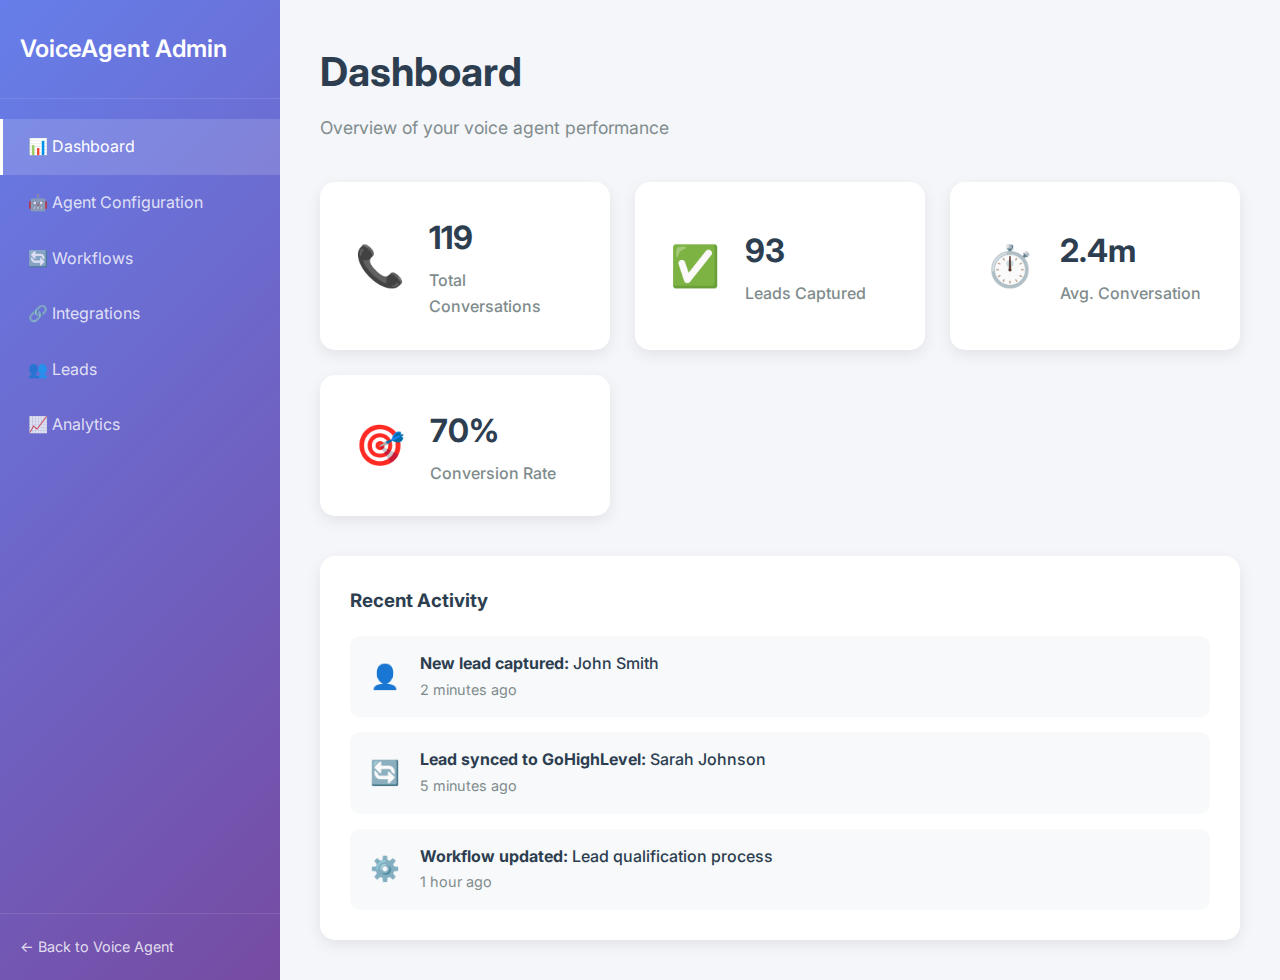
<file: admin.html>
<!DOCTYPE html>
<html lang="en">

<head>
    <meta charset="UTF-8">
    <meta name="viewport" content="width=device-width, initial-scale=1.0">
    <title>Admin Panel - VoiceAgent</title>
    <link rel="stylesheet" href="assets/css/main.css">
    <link rel="stylesheet" href="assets/css/admin.css">
    <link href="https://fonts.googleapis.com/css2?family=Inter:wght@300;400;500;600;700&display=swap" rel="stylesheet">
</head>

<body>
    <div class="admin-container">
        <aside class="admin-sidebar">
            <div class="admin-logo">
                <h2>VoiceAgent Admin</h2>
            </div>
            <nav class="admin-nav">
                <a href="#dashboard" class="nav-item active" onclick="showSection('dashboard')">
                    📊 Dashboard
                </a>
                <a href="#agent-config" class="nav-item" onclick="showSection('agent-config')">
                    🤖 Agent Configuration
                </a>
                <a href="#workflows" class="nav-item" onclick="showSection('workflows')">
                    🔄 Workflows
                </a>
                <a href="#integrations" class="nav-item" onclick="showSection('integrations')">
                    🔗 Integrations
                </a>
                <a href="#leads" class="nav-item" onclick="showSection('leads')">
                    👥 Leads
                </a>
                <a href="#analytics" class="nav-item" onclick="showSection('analytics')">
                    📈 Analytics
                </a>
            </nav>
            <div class="admin-footer">
                <a href="index.html" class="back-link">← Back to Voice Agent</a>
            </div>
        </aside>

        <main class="admin-main">
            <!-- Dashboard Section -->
            <section id="dashboard" class="admin-section active">
                <div class="section-header">
                    <h1>Dashboard</h1>
                    <p>Overview of your voice agent performance</p>
                </div>

                <div class="stats-grid">
                    <div class="stat-card">
                        <div class="stat-icon">📞</div>
                        <div class="stat-content">
                            <h3>127</h3>
                            <p>Total Conversations</p>
                        </div>
                    </div>
                    <div class="stat-card">
                        <div class="stat-icon">✅</div>
                        <div class="stat-content">
                            <h3>89</h3>
                            <p>Leads Captured</p>
                        </div>
                    </div>
                    <div class="stat-card">
                        <div class="stat-icon">⏱️</div>
                        <div class="stat-content">
                            <h3>2.4m</h3>
                            <p>Avg. Conversation</p>
                        </div>
                    </div>
                    <div class="stat-card">
                        <div class="stat-icon">🎯</div>
                        <div class="stat-content">
                            <h3>70%</h3>
                            <p>Conversion Rate</p>
                        </div>
                    </div>
                </div>

                <div class="recent-activity">
                    <h3>Recent Activity</h3>
                    <div class="activity-list">
                        <div class="activity-item">
                            <div class="activity-icon">👤</div>
                            <div class="activity-content">
                                <p><strong>New lead captured:</strong> John Smith</p>
                                <span>2 minutes ago</span>
                            </div>
                        </div>
                        <div class="activity-item">
                            <div class="activity-icon">🔄</div>
                            <div class="activity-content">
                                <p><strong>Lead synced to GoHighLevel:</strong> Sarah Johnson</p>
                                <span>5 minutes ago</span>
                            </div>
                        </div>
                        <div class="activity-item">
                            <div class="activity-icon">⚙️</div>
                            <div class="activity-content">
                                <p><strong>Workflow updated:</strong> Lead qualification process</p>
                                <span>1 hour ago</span>
                            </div>
                        </div>
                    </div>
                </div>
            </section>

            <!-- Agent Configuration Section -->
            <section id="agent-config" class="admin-section">
                <div class="section-header">
                    <h1>Agent Configuration</h1>
                    <p>Customize your voice agent's personality and behavior</p>
                </div>

                <div class="config-grid">
                    <div class="config-card">
                        <h3>Agent Identity</h3>
                        <div class="form-group">
                            <label for="agentName">Agent Name</label>
                            <input type="text" id="agentName" value="Sarah" />
                        </div>
                        <div class="form-group">
                            <label for="agentPersonality">Personality</label>
                            <select id="agentPersonality">
                                <option value="friendly">Friendly & Professional</option>
                                <option value="casual">Casual & Approachable</option>
                                <option value="formal">Formal & Business-focused</option>
                                <option value="enthusiastic">Enthusiastic & Energetic</option>
                            </select>
                        </div>
                        <div class="form-group">
                            <label for="voiceStyle">Voice Style</label>
                            <select id="voiceStyle">
                                <option value="female-professional">Female Professional</option>
                                <option value="male-friendly">Male Friendly</option>
                                <option value="female-casual">Female Casual</option>
                                <option value="male-authoritative">Male Authoritative</option>
                            </select>
                        </div>
                    </div>

                    <div class="config-card">
                        <h3>Conversation Flow</h3>
                        <div class="form-group">
                            <label for="greeting">Opening Greeting</label>
                            <textarea id="greeting"
                                rows="3">Hi! I'm Sarah, your voice assistant. I'm here to help you find the perfect solution for your needs. What brings you here today?</textarea>
                        </div>
                        <div class="form-group">
                            <label for="leadQuestions">Lead Qualification Questions</label>
                            <div class="question-list">
                                <div class="question-item">
                                    <input type="text" value="What's your name?" />
                                    <button class="remove-btn">×</button>
                                </div>
                                <div class="question-item">
                                    <input type="text" value="What's the best email to reach you?" />
                                    <button class="remove-btn">×</button>
                                </div>
                                <div class="question-item">
                                    <input type="text" value="What's your phone number?" />
                                    <button class="remove-btn">×</button>
                                </div>
                            </div>
                            <button class="add-question-btn">+ Add Question</button>
                        </div>
                    </div>
                </div>

                <div class="config-actions">
                    <button class="save-btn">Save Configuration</button>
                    <button class="test-btn">Test Agent</button>
                </div>
            </section>

            <!-- Workflows Section -->
            <section id="workflows" class="admin-section">
                <div class="section-header">
                    <h1>Workflows</h1>
                    <p>Configure n8n workflows and automation rules</p>
                </div>

                <div class="workflow-list">
                    <div class="workflow-card">
                        <div class="workflow-header">
                            <h3>Lead Capture & Qualification</h3>
                            <div class="workflow-status active">Active</div>
                        </div>
                        <div class="workflow-content">
                            <p>Captures lead information and qualifies prospects based on responses</p>
                            <div class="workflow-actions">
                                <button class="edit-btn">Edit</button>
                                <button class="view-btn">View n8n</button>
                            </div>
                        </div>
                    </div>

                    <div class="workflow-card">
                        <div class="workflow-header">
                            <h3>GoHighLevel Integration</h3>
                            <div class="workflow-status active">Active</div>
                        </div>
                        <div class="workflow-content">
                            <p>Automatically syncs captured leads to GoHighLevel with proper tagging</p>
                            <div class="workflow-actions">
                                <button class="edit-btn">Edit</button>
                                <button class="view-btn">View n8n</button>
                            </div>
                        </div>
                    </div>

                    <div class="workflow-card">
                        <div class="workflow-header">
                            <h3>Follow-up Sequences</h3>
                            <div class="workflow-status inactive">Inactive</div>
                        </div>
                        <div class="workflow-content">
                            <p>Automated follow-up sequences based on lead qualification results</p>
                            <div class="workflow-actions">
                                <button class="edit-btn">Edit</button>
                                <button class="activate-btn">Activate</button>
                            </div>
                        </div>
                    </div>
                </div>

                <button class="create-workflow-btn">+ Create New Workflow</button>
            </section>

            <!-- Integrations Section -->
            <section id="integrations" class="admin-section">
                <div class="section-header">
                    <h1>Integrations</h1>
                    <p>Connect your voice agent with external services</p>
                </div>

                <div class="integrations-grid">
                    <div class="integration-card connected">
                        <div class="integration-icon">🎯</div>
                        <h3>GoHighLevel</h3>
                        <p>CRM and marketing automation platform</p>
                        <div class="integration-status">
                            <span class="status-indicator connected"></span>
                            Connected
                        </div>
                        <button class="config-btn">Configure</button>
                    </div>

                    <div class="integration-card connected">
                        <div class="integration-icon">🔄</div>
                        <h3>n8n</h3>
                        <p>Workflow automation platform</p>
                        <div class="integration-status">
                            <span class="status-indicator connected"></span>
                            Connected
                        </div>
                        <button class="config-btn">Configure</button>
                    </div>

                    <div class="integration-card">
                        <div class="integration-icon">📧</div>
                        <h3>Mailchimp</h3>
                        <p>Email marketing platform</p>
                        <div class="integration-status">
                            <span class="status-indicator disconnected"></span>
                            Not Connected
                        </div>
                        <button class="connect-btn">Connect</button>
                    </div>

                    <div class="integration-card">
                        <div class="integration-icon">💬</div>
                        <h3>Slack</h3>
                        <p>Team communication platform</p>
                        <div class="integration-status">
                            <span class="status-indicator disconnected"></span>
                            Not Connected
                        </div>
                        <button class="connect-btn">Connect</button>
                    </div>
                </div>
            </section>

            <!-- Leads Section -->
            <section id="leads" class="admin-section">
                <div class="section-header">
                    <h1>Leads Management</h1>
                    <p>View and manage captured leads</p>
                </div>

                <div class="leads-controls">
                    <div class="search-filter">
                        <input type="text" placeholder="Search leads..." class="search-input" />
                        <select class="filter-select">
                            <option value="all">All Leads</option>
                            <option value="qualified">Qualified</option>
                            <option value="unqualified">Unqualified</option>
                            <option value="pending">Pending Review</option>
                        </select>
                    </div>
                    <button class="export-btn">Export CSV</button>
                </div>

                <div class="leads-table">
                    <table>
                        <thead>
                            <tr>
                                <th>Name</th>
                                <th>Email</th>
                                <th>Phone</th>
                                <th>Status</th>
                                <th>Source</th>
                                <th>Date</th>
                                <th>Actions</th>
                            </tr>
                        </thead>
                        <tbody>
                            <tr>
                                <td>John Smith</td>
                                <td>john@example.com</td>
                                <td>+1-555-0123</td>
                                <td><span class="status qualified">Qualified</span></td>
                                <td>Facebook Ad</td>
                                <td>Today, 2:30 PM</td>
                                <td>
                                    <button class="view-btn">View</button>
                                    <button class="contact-btn">Contact</button>
                                </td>
                            </tr>
                            <tr>
                                <td>Sarah Johnson</td>
                                <td>sarah@example.com</td>
                                <td>+1-555-0124</td>
                                <td><span class="status pending">Pending</span></td>
                                <td>Google Ad</td>
                                <td>Today, 1:15 PM</td>
                                <td>
                                    <button class="view-btn">View</button>
                                    <button class="contact-btn">Contact</button>
                                </td>
                            </tr>
                            <tr>
                                <td>Mike Wilson</td>
                                <td>mike@example.com</td>
                                <td>+1-555-0125</td>
                                <td><span class="status qualified">Qualified</span></td>
                                <td>LinkedIn Ad</td>
                                <td>Yesterday, 4:45 PM</td>
                                <td>
                                    <button class="view-btn">View</button>
                                    <button class="contact-btn">Contact</button>
                                </td>
                            </tr>
                        </tbody>
                    </table>
                </div>
            </section>

            <!-- Analytics Section -->
            <section id="analytics" class="admin-section">
                <div class="section-header">
                    <h1>Analytics</h1>
                    <p>Track performance and optimize your voice agent</p>
                </div>

                <div class="analytics-grid">
                    <div class="chart-card">
                        <h3>Conversation Volume</h3>
                        <div class="chart-placeholder">
                            📊 Chart: Daily conversation volume over the last 30 days
                        </div>
                    </div>

                    <div class="chart-card">
                        <h3>Conversion Funnel</h3>
                        <div class="funnel-steps">
                            <div class="funnel-step">
                                <span class="step-label">Started Conversation</span>
                                <span class="step-value">127</span>
                            </div>
                            <div class="funnel-step">
                                <span class="step-label">Provided Name</span>
                                <span class="step-value">98 (77%)</span>
                            </div>
                            <div class="funnel-step">
                                <span class="step-label">Provided Contact Info</span>
                                <span class="step-value">89 (70%)</span>
                            </div>
                            <div class="funnel-step">
                                <span class="step-label">Qualified Lead</span>
                                <span class="step-value">73 (57%)</span>
                            </div>
                        </div>
                    </div>

                    <div class="chart-card">
                        <h3>Top Drop-off Points</h3>
                        <div class="dropoff-list">
                            <div class="dropoff-item">
                                <span>Email collection</span>
                                <span>23% drop-off</span>
                            </div>
                            <div class="dropoff-item">
                                <span>Phone number request</span>
                                <span>18% drop-off</span>
                            </div>
                            <div class="dropoff-item">
                                <span>Needs assessment</span>
                                <span>12% drop-off</span>
                            </div>
                        </div>
                    </div>

                    <div class="chart-card">
                        <h3>Average Response Times</h3>
                        <div class="response-times">
                            <div class="time-metric">
                                <span class="time-label">Agent Response</span>
                                <span class="time-value">1.2s</span>
                            </div>
                            <div class="time-metric">
                                <span class="time-label">User Response</span>
                                <span class="time-value">3.4s</span>
                            </div>
                            <div class="time-metric">
                                <span class="time-label">Total Conversation</span>
                                <span class="time-value">2.4m</span>
                            </div>
                        </div>
                    </div>
                </div>
            </section>
        </main>
    </div>

    <script src="assets/js/admin.js"></script>
</body>

</html>
</file>
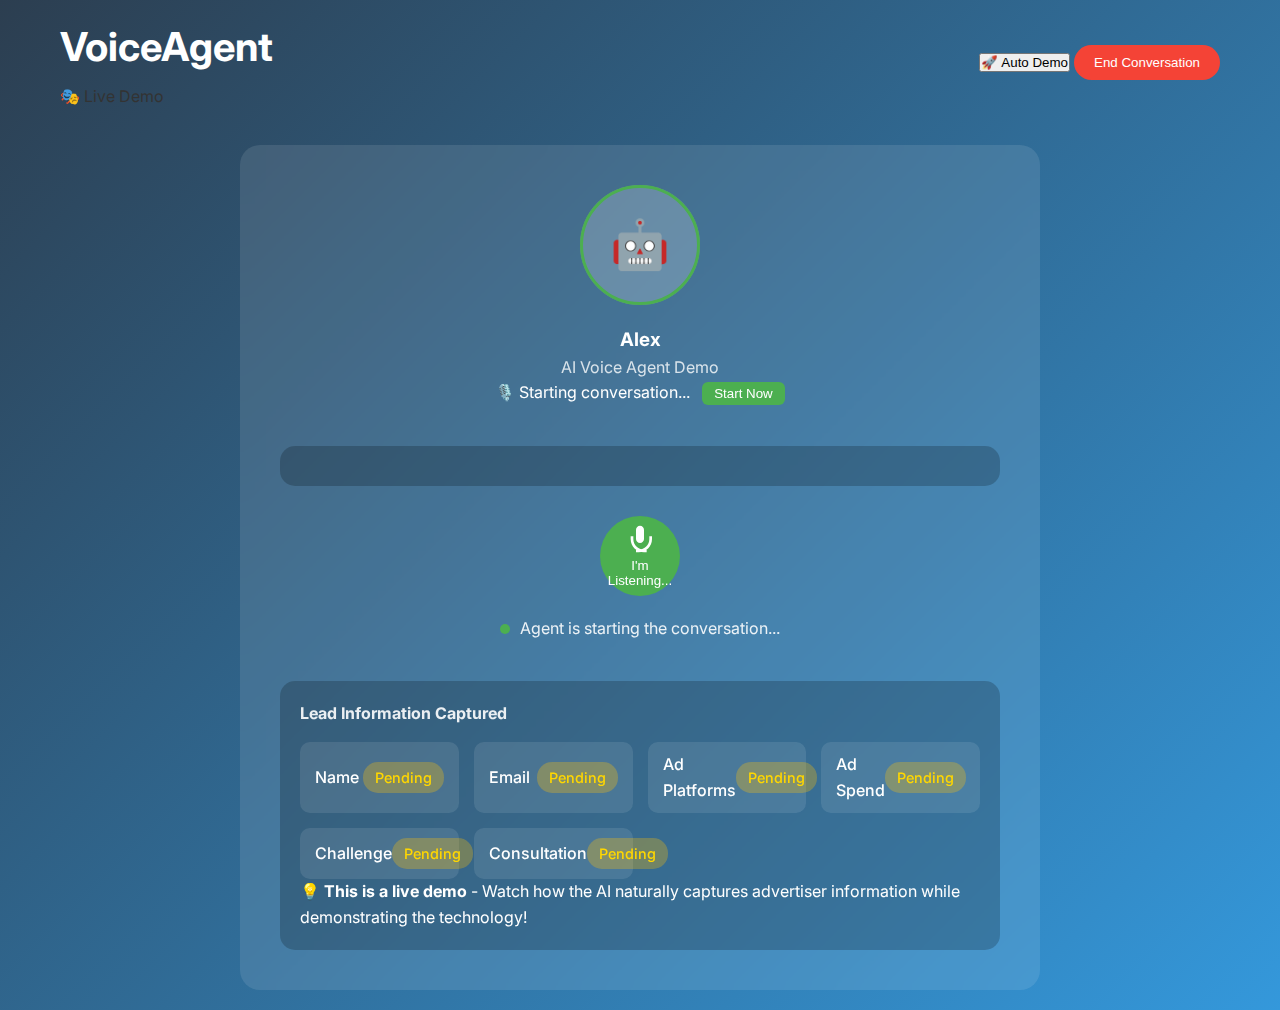
<file: voice-interface.html>
<!DOCTYPE html>
<html lang="en">
<!--
GOHIGHLEVEL VOICE INTERFACE PAGE:
This is the main conversation interface designed for GoHighLevel hosting.

DEPLOYMENT CHECKLIST:
✅ Upload this page content to GoHighLevel funnel builder
✅ Upload assets/css/main.css to GoHighLevel media library
✅ Upload assets/js/voice-interface.js to GoHighLevel media library  
✅ Update all asset URLs to GoHighLevel media URLs
✅ Configure GoHighLevel custom fields for lead data capture
✅ Set up GoHighLevel workflow to trigger n8n on form submission
✅ Test voice recognition functionality (requires HTTPS - GoHighLevel provides)

INTEGRATION FLOW:
Voice Conversation → GoHighLevel CRM → GoHighLevel Workflow → n8n Webhook → Advanced Automation
-->

<head>
    <meta charset="UTF-8">
    <meta name="viewport" content="width=device-width, initial-scale=1.0">
    <title>Voice Agent Demo - Live Conversation | GoHighLevel</title>
    <link rel="stylesheet" href="assets/css/main.css">
    <!-- UPDATE: Change to GoHighLevel media URL: https://your-location.gohighlevel.com/media/main.css -->
    <link href="https://fonts.googleapis.com/css2?family=Inter:wght@300;400;500;600;700&display=swap" rel="stylesheet">
</head>

<body class="voice-active">
    <div class="container">
        <header class="header minimal">
            <div class="logo">
                <h1>VoiceAgent</h1>
                <span class="demo-badge-header">🎭 Live Demo</span>
            </div>
            <div class="conversation-controls">
                <button id="simulateDemo" class="simulate-btn" onclick="startDemoSimulation()">🚀 Auto Demo</button>
                <button id="endCall" class="end-call-btn" onclick="endConversation()">End Conversation</button>
            </div>
        </header>

        <main class="conversation-main">
            <div class="conversation-container">
                <div class="agent-avatar">
                    <div class="avatar-circle">
                        <div class="pulse-ring" id="pulseRing"></div>
                        <div class="avatar-icon">🤖</div>
                    </div>
                    <h3 id="agentName">Alex</h3>
                    <p class="agent-title">AI Voice Agent Demo</p>
                    <div class="demo-status" id="demoStatus">
                        🎙️ Starting conversation...
                        <button onclick="startConversationNow()"
                            style="background: #4CAF50; color: white; border: none; padding: 4px 12px; border-radius: 6px; margin-left: 8px; cursor: pointer;">
                            Start Now
                        </button>
                    </div>
                </div>

                <div class="conversation-area">
                    <div id="conversationFlow" class="conversation-flow">
                        <!-- Agent will start speaking immediately when page loads -->
                    </div>

                    <div class="voice-controls">
                        <button id="speakButton" class="speak-button active" onclick="toggleListening()">
                            <div class="mic-animation">
                                <svg width="32" height="32" viewBox="0 0 24 24" fill="none"
                                    xmlns="http://www.w3.org/2000/svg">
                                    <path
                                        d="M12 2C10.3431 2 9 3.34315 9 5V12C9 13.6569 10.3431 15 12 15C13.6569 15 15 13.6569 15 12V5C15 3.34315 13.6569 2 12 2Z"
                                        fill="white" />
                                    <path
                                        d="M19 10V12C19 16.4183 15.4183 20 11 20H9V22H11C16.5228 22 21 17.5228 21 12V10H19Z"
                                        fill="white" />
                                    <path
                                        d="M5 10V12C5 17.5228 9.47715 22 15 22H17V20H15C10.5817 20 7 16.4183 7 12V10H5Z"
                                        fill="white" />
                                </svg>
                            </div>
                            <span id="speakButtonText">I'm Listening...</span>
                        </button>

                        <div id="voiceStatus" class="voice-status">
                            <div class="status-indicator speaking"></div>
                            <span>Agent is starting the conversation...</span>
                        </div>
                    </div>
                </div>

                <div class="lead-progress">
                    <h4>Lead Information Captured</h4>
                    <div class="progress-items">
                        <div class="progress-item" id="nameProgress">
                            <span class="item-label">Name</span>
                            <span class="item-status pending">Pending</span>
                        </div>
                        <div class="progress-item" id="emailProgress">
                            <span class="item-label">Email</span>
                            <span class="item-status pending">Pending</span>
                        </div>
                        <div class="progress-item" id="current_adsProgress">
                            <span class="item-label">Ad Platforms</span>
                            <span class="item-status pending">Pending</span>
                        </div>
                        <div class="progress-item" id="ad_spendProgress">
                            <span class="item-label">Ad Spend</span>
                            <span class="item-status pending">Pending</span>
                        </div>
                        <div class="progress-item" id="conversion_challengeProgress">
                            <span class="item-label">Challenge</span>
                            <span class="item-status pending">Pending</span>
                        </div>
                        <div class="progress-item" id="consultationProgress">
                            <span class="item-label">Consultation</span>
                            <span class="item-status pending">Pending</span>
                        </div>
                    </div>

                    <div class="demo-note">
                        <p>💡 <strong>This is a live demo</strong> - Watch how the AI naturally captures advertiser
                            information while demonstrating the technology!</p>
                    </div>
                </div>
            </div>
        </main>
    </div>

    <script src="assets/js/voice-interface.js"></script>

    <script>
        // Simple direct conversation starter
        function startConversationNow() {
            console.log('Starting conversation now...');

            // Update status
            document.getElementById('demoStatus').textContent = '🎙️ Agent is speaking...';

            // Get the conversation flow element
            const conversationFlow = document.getElementById('conversationFlow');

            // Clear any existing content
            conversationFlow.innerHTML = '';

            // The first question from our qualification questions
            const firstQuestion = "Hi! I'm Alex, an AI voice agent, and I'm about to demonstrate exactly how I can transform your advertising campaigns. While we chat, I'll show you how voice agents capture leads naturally while qualifying them perfectly. First, what's your name?";

            // Add the message to the conversation
            const messageDiv = document.createElement('div');
            messageDiv.className = 'message agent-message';
            messageDiv.innerHTML = `
                <div class="message-content">${firstQuestion}</div>
                <div class="message-time">${new Date().toLocaleTimeString([], { hour: '2-digit', minute: '2-digit' })}</div>
            `;
            conversationFlow.appendChild(messageDiv);
            conversationFlow.scrollTop = conversationFlow.scrollHeight;

            // Speak the message
            if (window.speechSynthesis) {
                // Clear any existing speech
                window.speechSynthesis.cancel();

                const utterance = new SpeechSynthesisUtterance(firstQuestion);
                utterance.rate = 0.9;
                utterance.pitch = 1.1;
                utterance.volume = 0.8;

                utterance.onstart = function () {
                    const statusIndicator = document.querySelector('.status-indicator');
                    if (statusIndicator) statusIndicator.className = 'status-indicator speaking';
                };

                utterance.onend = function () {
                    document.getElementById('demoStatus').textContent = '🎤 Your turn to speak...';
                    // Update voice status to show listening
                    const statusIndicator = document.querySelector('.status-indicator');
                    const statusText = document.querySelector('#voiceStatus span');
                    if (statusIndicator) statusIndicator.className = 'status-indicator listening';
                    if (statusText) statusText.textContent = 'Listening for your response...';
                };

                window.speechSynthesis.speak(utterance);
            } else {
                // Fallback if speech synthesis not available
                document.getElementById('demoStatus').textContent = '🎤 Your turn to speak (speech synthesis not available)...';
            }

            // Update progress
            const nameProgress = document.getElementById('nameProgress');
            if (nameProgress) {
                nameProgress.querySelector('.item-status').textContent = 'In Progress';
                nameProgress.querySelector('.item-status').className = 'item-status pending';
            }
        }

        // Manual start function (for the button)
        function manualStart() {
            startConversationNow();
        }

        // Auto-start when page loads
        window.addEventListener('load', function () {
            console.log('Page loaded, starting conversation in 1 second...');
            setTimeout(() => {
                startConversationNow();
            }, 1000);
        });

        // Backup: also try when DOM is fully loaded
        document.addEventListener('DOMContentLoaded', function () {
            console.log('DOM loaded, starting conversation in 2 seconds...');
            setTimeout(() => {
                // Only start if conversation hasn't started yet
                const conversationFlow = document.getElementById('conversationFlow');
                if (conversationFlow && conversationFlow.children.length === 0) {
                    startConversationNow();
                }
            }, 2000);
        });

        // Enhanced demo simulation function
        function startDemoSimulation() {
            const simulateBtn = document.getElementById('simulateDemo');
            simulateBtn.textContent = '⏸️ Stop Demo';
            simulateBtn.onclick = stopDemoSimulation;

            // Update demo status
            document.getElementById('demoStatus').textContent = 'Running automated demo conversation...';

            // Enable demo mode
            demoMode = true;
            window.location.href = window.location.pathname + '?demo=true';
        }

        function stopDemoSimulation() {
            const simulateBtn = document.getElementById('simulateDemo');
            simulateBtn.textContent = '🚀 Auto Demo';
            simulateBtn.onclick = startDemoSimulation;

            document.getElementById('demoStatus').textContent = 'Demo stopped - Click "Auto Demo" to restart';
            demoMode = false;
        }

        // Enhanced end conversation with better feedback
        function endConversation() {
            if (recognition) {
                recognition.stop();
            }
            if (speechSynthesis) {
                speechSynthesis.cancel();
            }

            // Show completion modal instead of alert
            const modal = document.createElement('div');
            modal.className = 'completion-modal';
            modal.innerHTML = `
                <div class="modal-content">
                    <h3>🎉 Demo Complete!</h3>
                    <p>You just experienced a voice agent that converts 3x better than forms.</p>
                    <p>Ready to implement this for your advertising campaigns?</p>
                    <div class="modal-actions">
                        <button onclick="window.location.href='index.html'" class="primary-btn">Back to Home</button>
                        <button onclick="window.location.reload()" class="secondary-btn">Try Again</button>
                    </div>
                </div>
            `;
            document.body.appendChild(modal);

            // Add modal styles
            const modalStyle = document.createElement('style');
            modalStyle.textContent = `
                .completion-modal {
                    position: fixed;
                    top: 0;
                    left: 0;
                    width: 100%;
                    height: 100%;
                    background: rgba(0, 0, 0, 0.8);
                    display: flex;
                    align-items: center;
                    justify-content: center;
                    z-index: 2000;
                }
                .modal-content {
                    background: linear-gradient(135deg, #667eea, #764ba2);
                    color: white;
                    padding: 2rem;
                    border-radius: 16px;
                    text-align: center;
                    max-width: 400px;
                    box-shadow: 0 20px 40px rgba(0, 0, 0, 0.3);
                }
                .modal-actions {
                    display: flex;
                    gap: 1rem;
                    margin-top: 1.5rem;
                }
                .primary-btn, .secondary-btn {
                    flex: 1;
                    padding: 0.75rem;
                    border: none;
                    border-radius: 8px;
                    cursor: pointer;
                    font-weight: 600;
                }
                .primary-btn {
                    background: #4CAF50;
                    color: white;
                }
                .secondary-btn {
                    background: rgba(255, 255, 255, 0.2);
                    color: white;
                }
            `;
            document.head.appendChild(modalStyle);
        }
    </script>
</body>

</html>

</html>
</file>
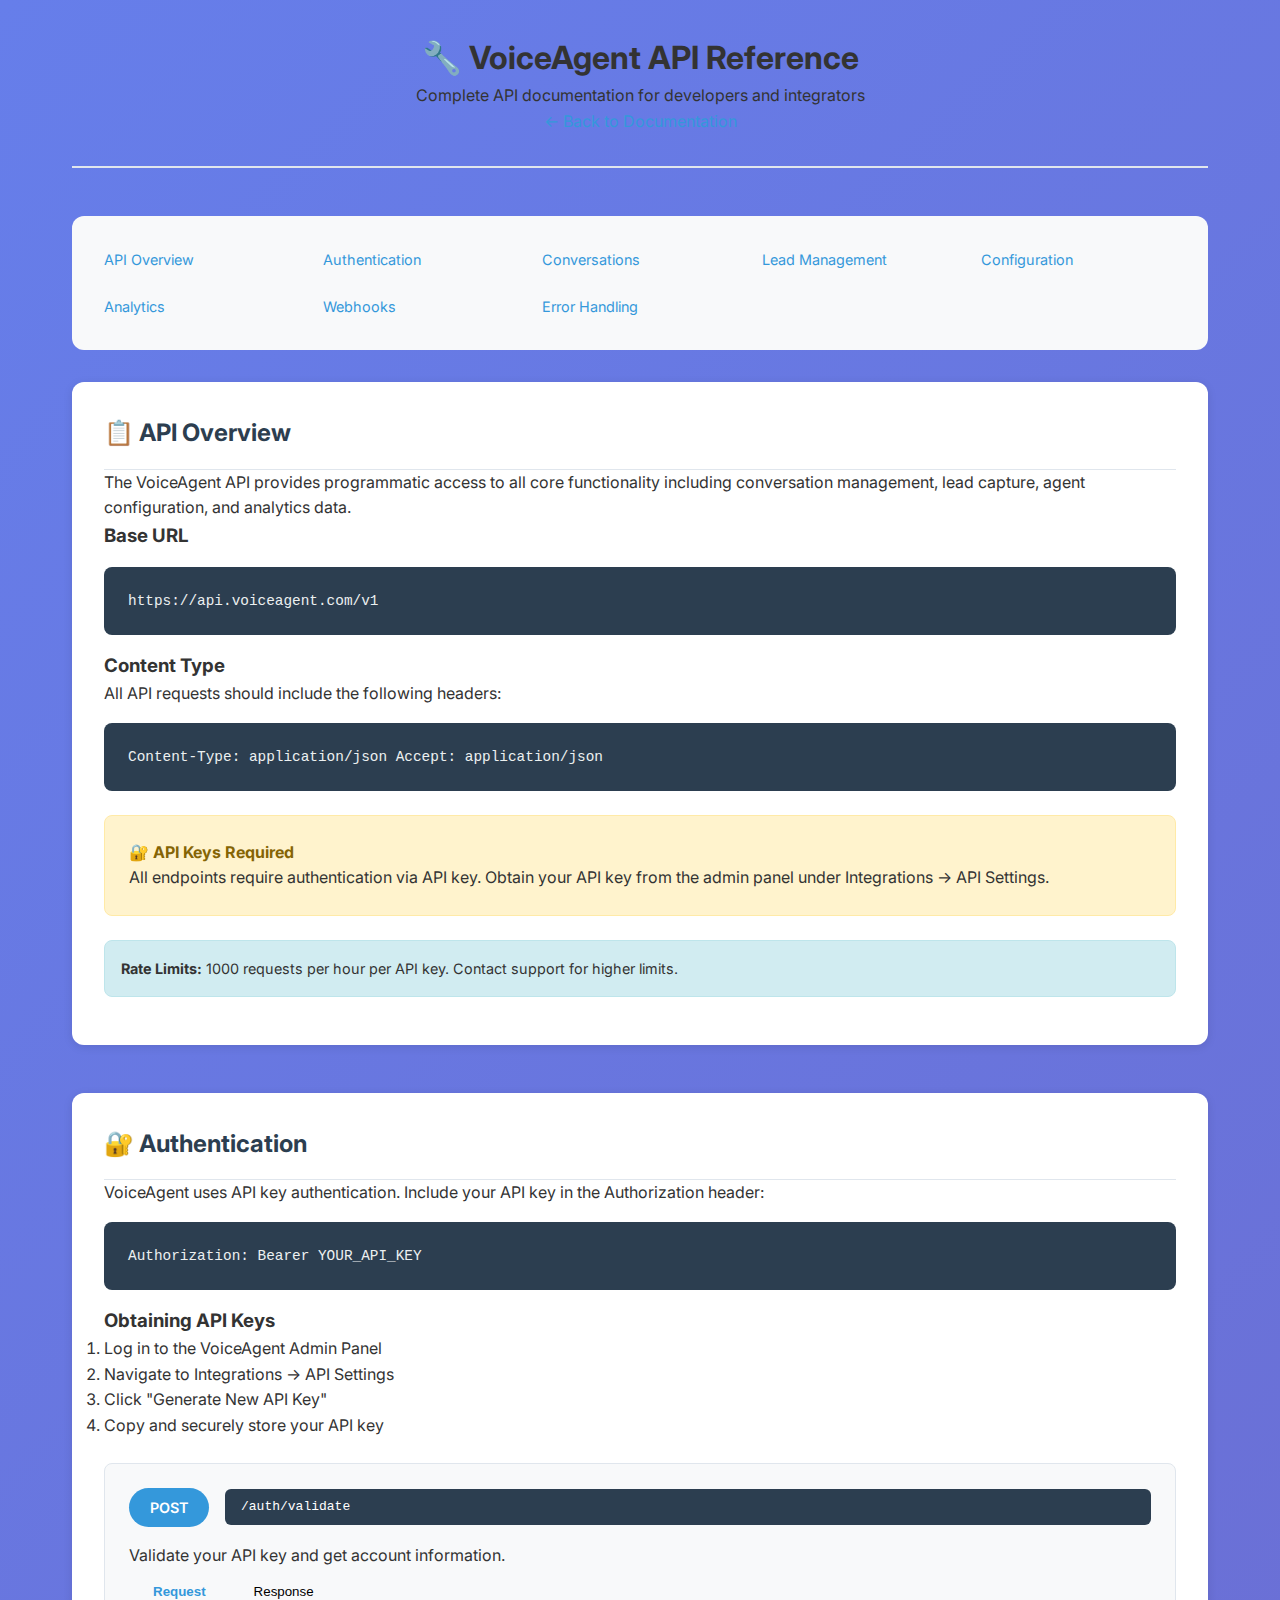
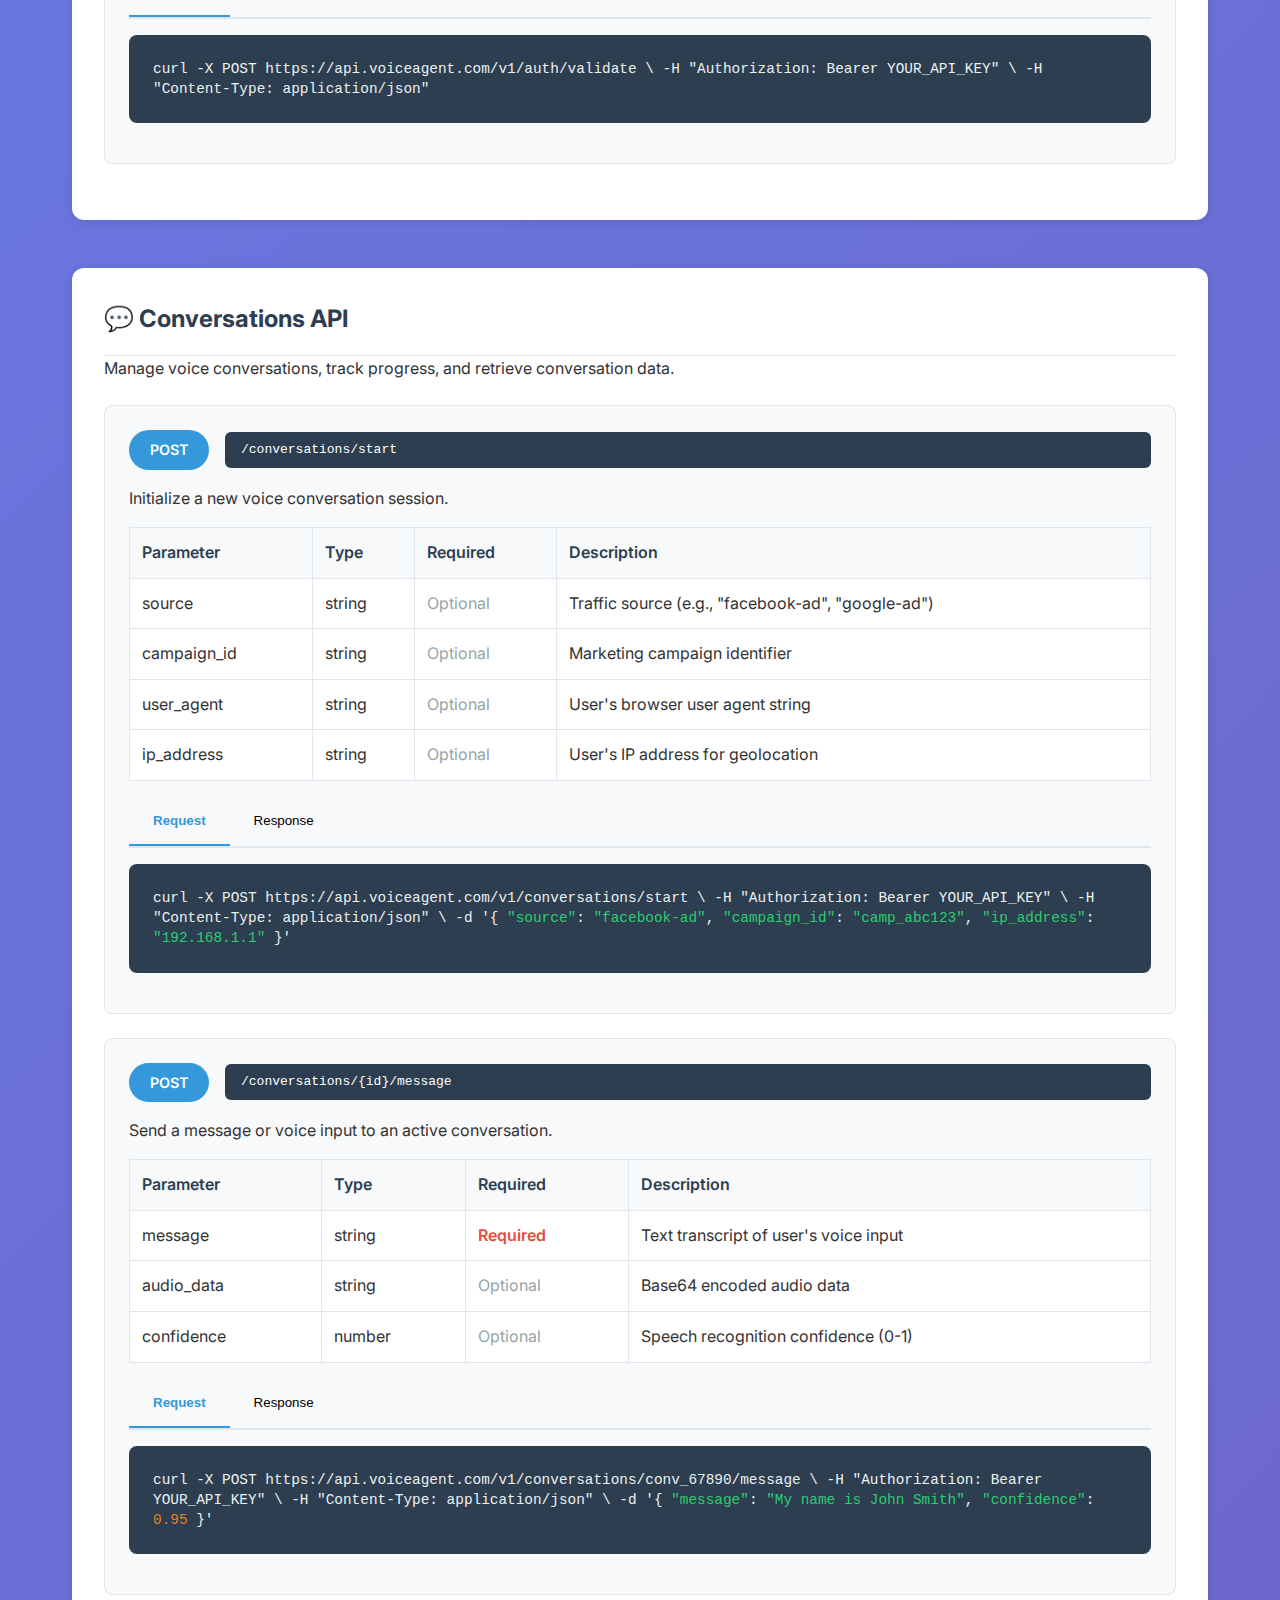
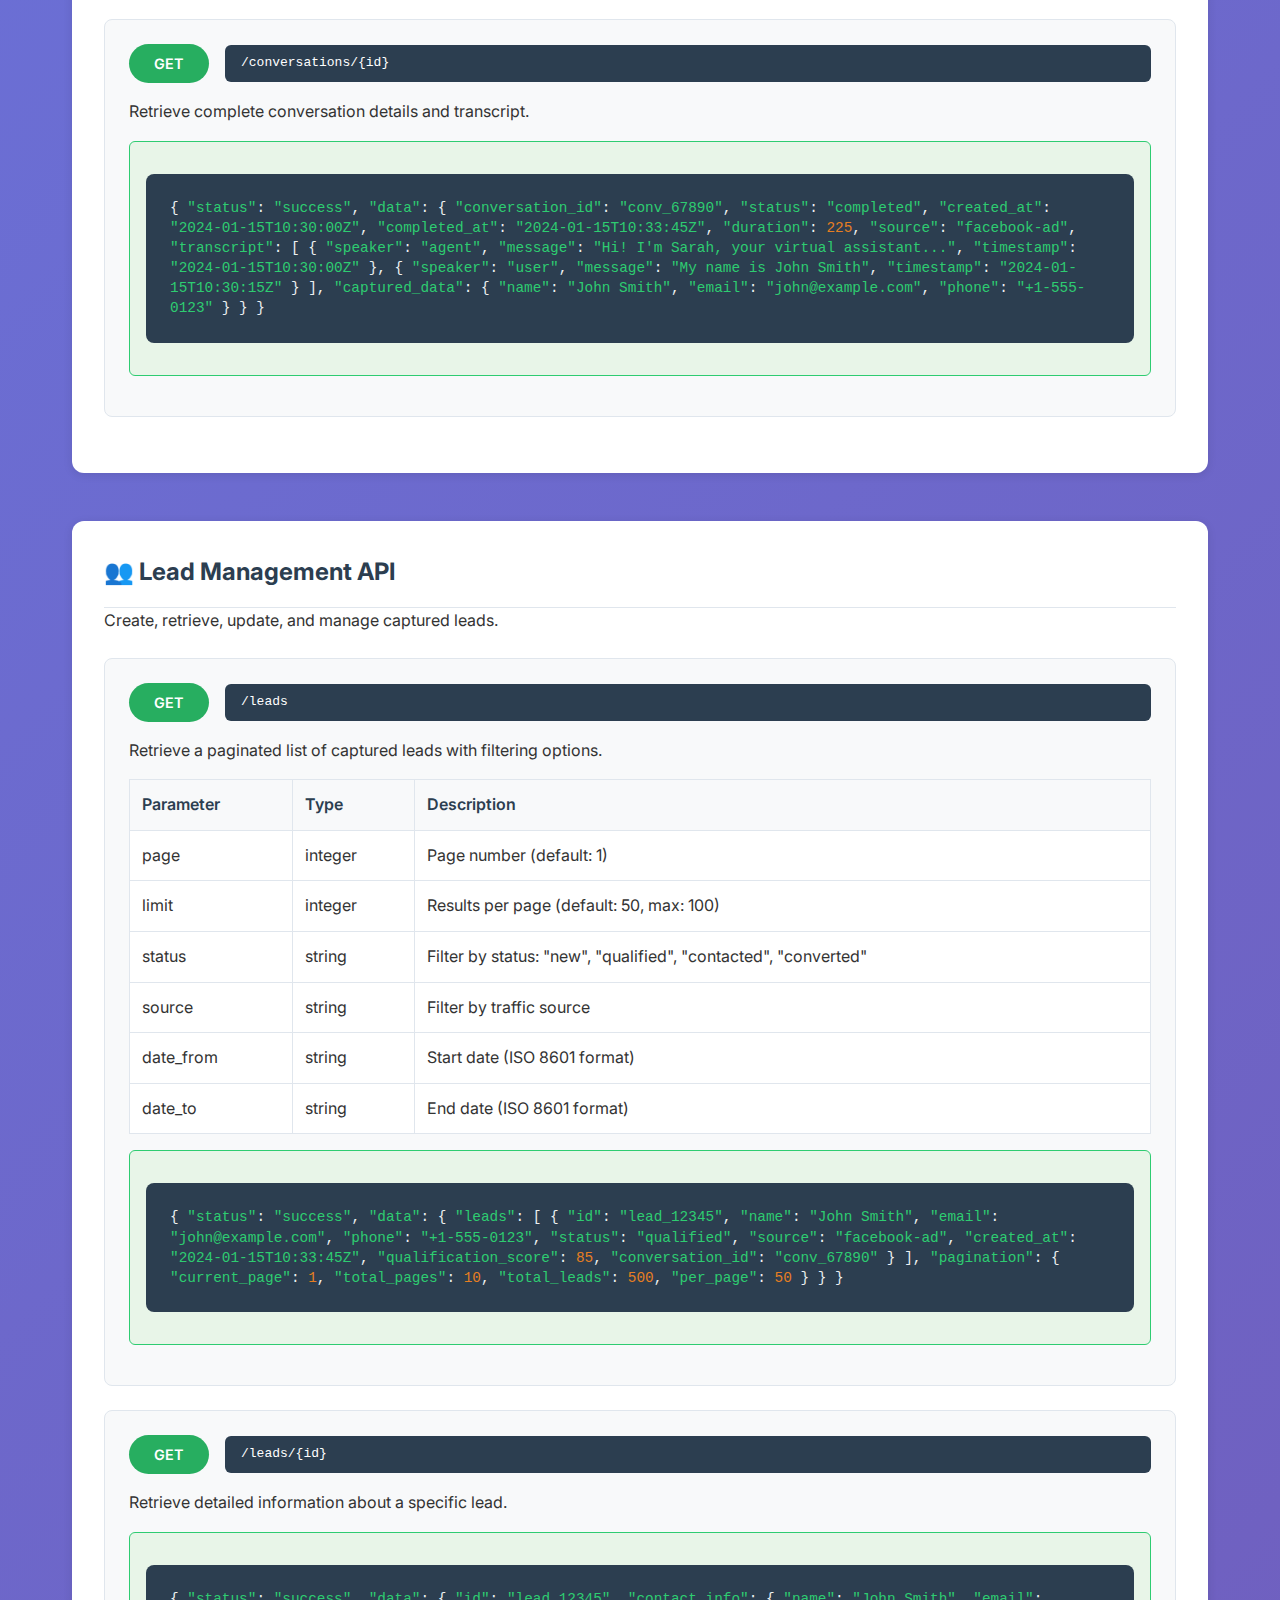
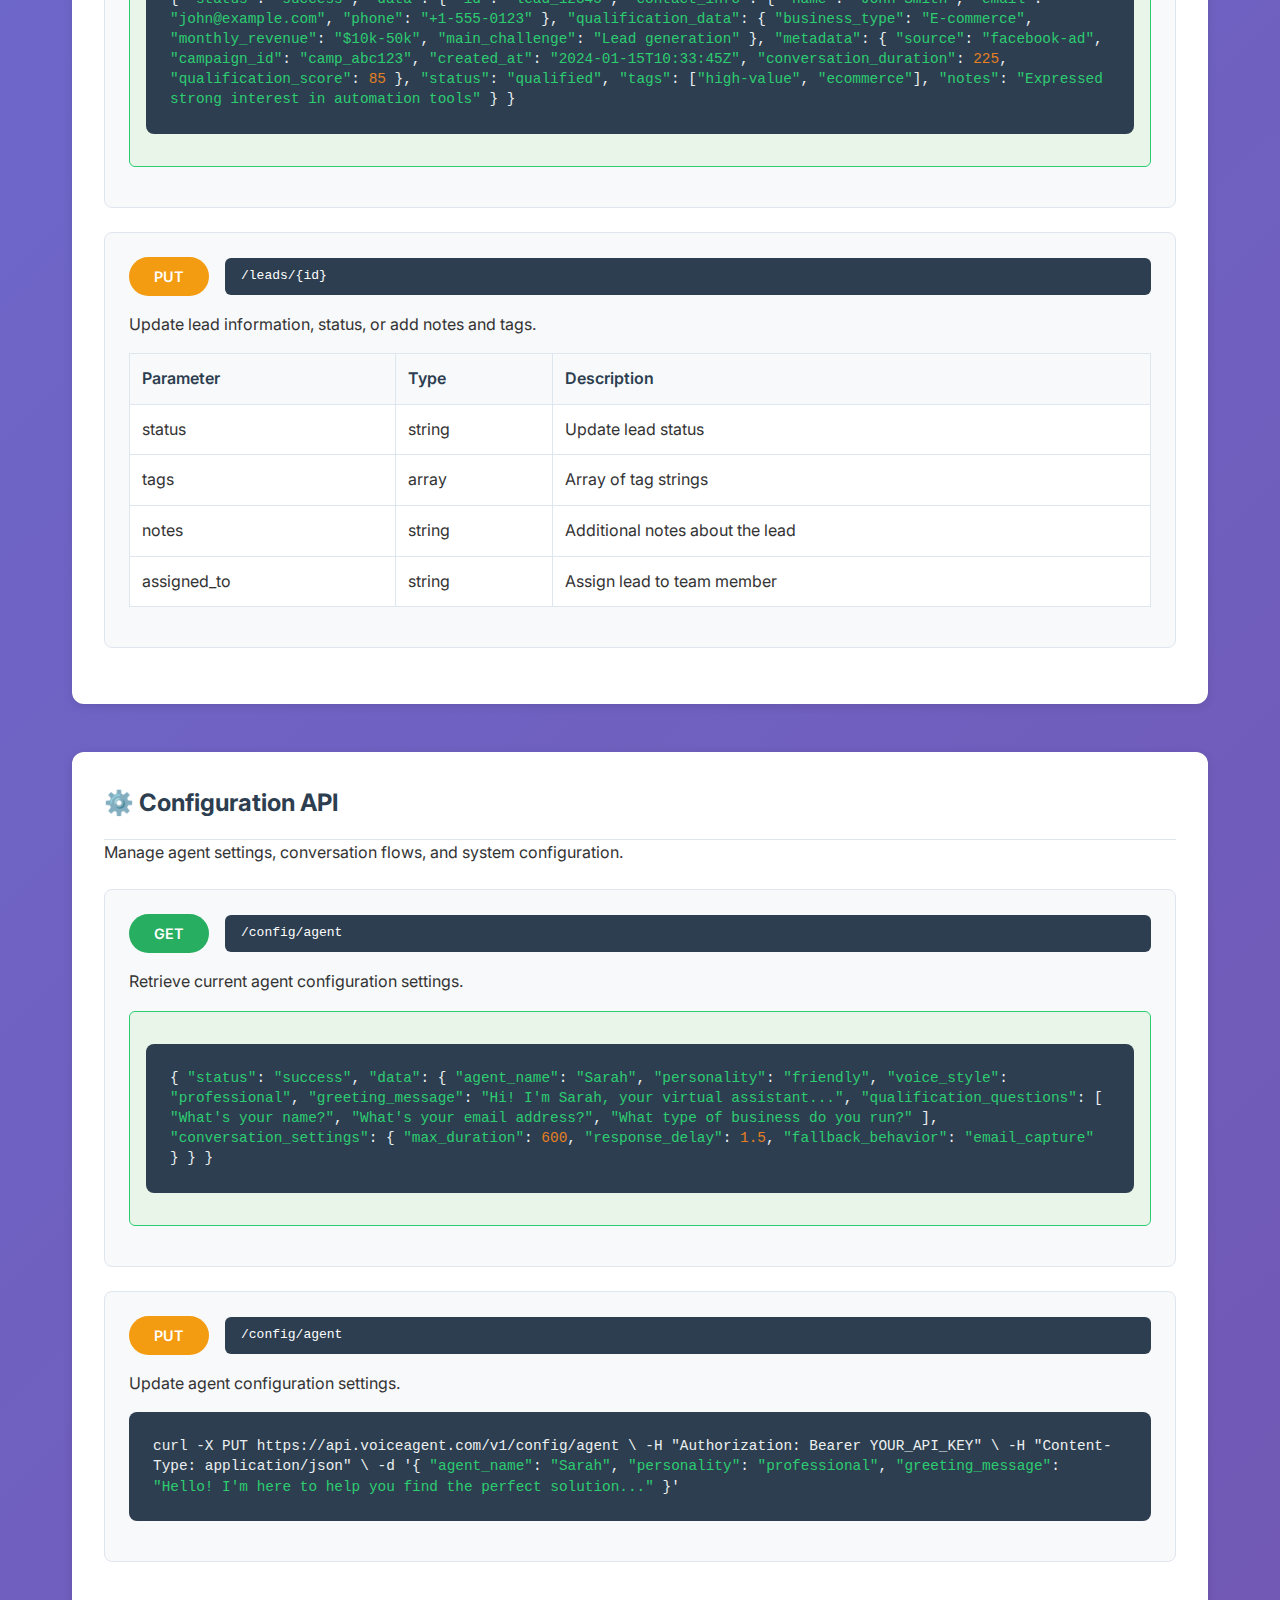
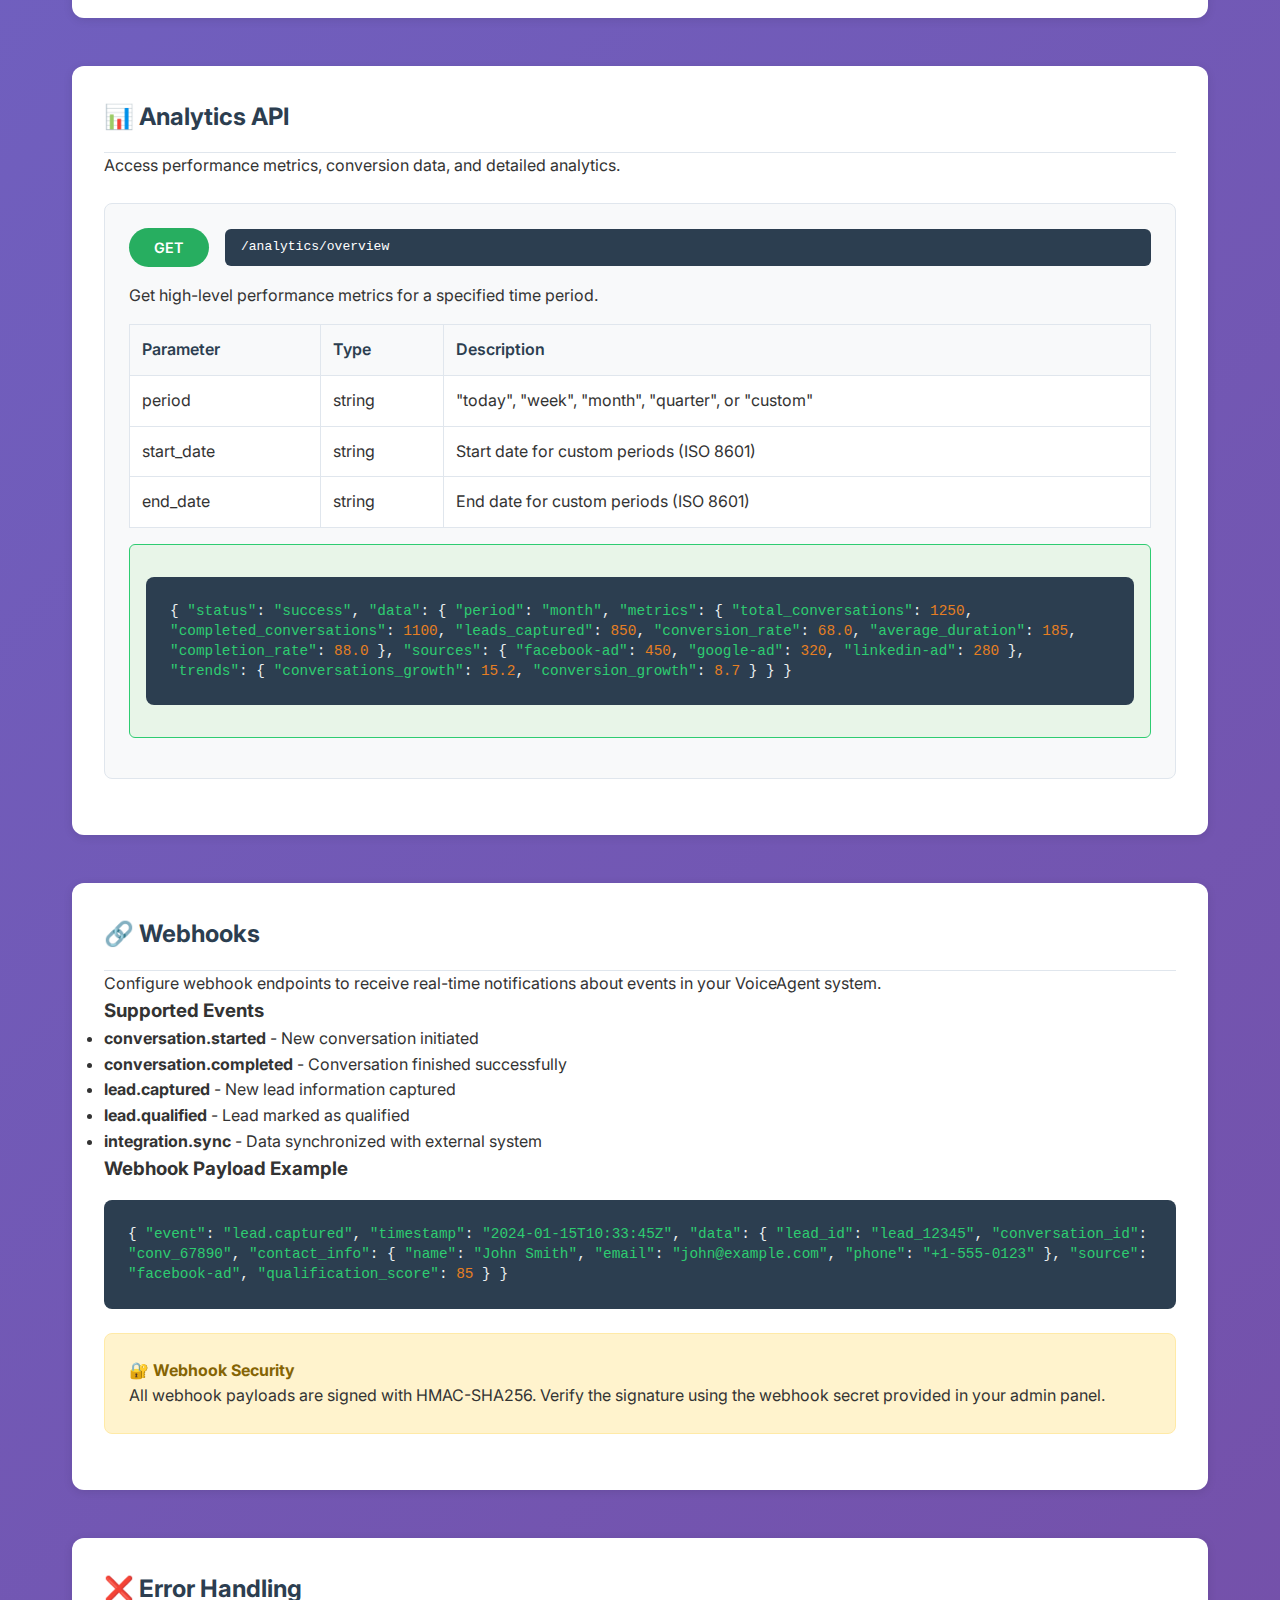
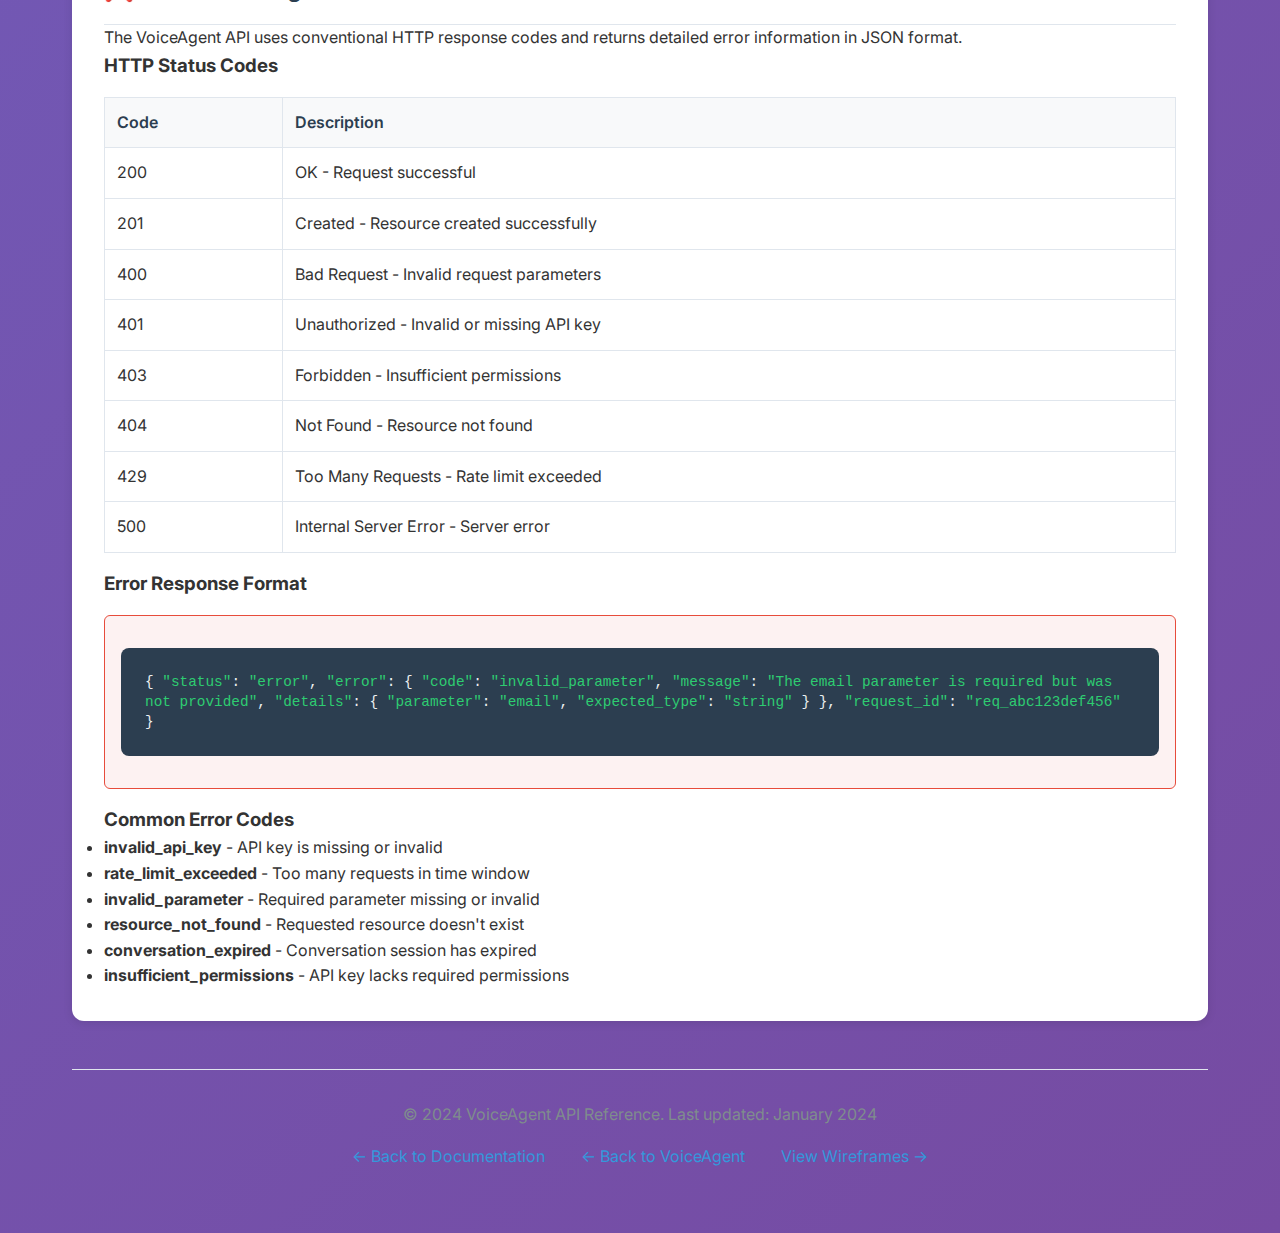
<file: docs/api-reference.html>
<!DOCTYPE html>
<html lang="en">

<head>
    <meta charset="UTF-8">
    <meta name="viewport" content="width=device-width, initial-scale=1.0">
    <title>VoiceAgent API Reference</title>
    <link rel="stylesheet" href="../assets/css/main.css">
    <link href="https://fonts.googleapis.com/css2?family=Inter:wght@300;400;500;600;700&display=swap" rel="stylesheet">
    <style>
        .api-container {
            max-width: 1200px;
            margin: 0 auto;
            padding: 2rem;
        }

        .api-header {
            text-align: center;
            margin-bottom: 3rem;
            padding-bottom: 2rem;
            border-bottom: 2px solid #e0e6ed;
        }

        .api-nav {
            background: #f8f9fa;
            border-radius: 12px;
            padding: 1.5rem;
            margin-bottom: 2rem;
            position: sticky;
            top: 2rem;
        }

        .api-nav ul {
            list-style: none;
            padding: 0;
            margin: 0;
            display: grid;
            grid-template-columns: repeat(auto-fit, minmax(200px, 1fr));
            gap: 0.5rem;
        }

        .api-nav a {
            color: #3498db;
            text-decoration: none;
            padding: 0.5rem;
            display: block;
            border-radius: 6px;
            transition: background-color 0.2s;
            font-size: 0.9rem;
        }

        .api-nav a:hover {
            background-color: #e3f2fd;
        }

        .api-section {
            margin-bottom: 3rem;
            background: white;
            border-radius: 12px;
            padding: 2rem;
            box-shadow: 0 2px 10px rgba(0, 0, 0, 0.1);
        }

        .api-section h2 {
            color: #2c3e50;
            margin-top: 0;
            padding-bottom: 1rem;
            border-bottom: 1px solid #e0e6ed;
        }

        .endpoint {
            background: #f8f9fa;
            border-radius: 8px;
            padding: 1.5rem;
            margin: 1.5rem 0;
            border: 1px solid #e0e6ed;
        }

        .endpoint-header {
            display: flex;
            align-items: center;
            gap: 1rem;
            margin-bottom: 1rem;
            flex-wrap: wrap;
        }

        .http-method {
            background: #27ae60;
            color: white;
            padding: 0.5rem 1rem;
            border-radius: 20px;
            font-weight: 600;
            font-size: 0.9rem;
            min-width: 80px;
            text-align: center;
        }

        .http-method.post { background: #3498db; }
        .http-method.put { background: #f39c12; }
        .http-method.delete { background: #e74c3c; }

        .endpoint-url {
            background: #2c3e50;
            color: white;
            padding: 0.5rem 1rem;
            border-radius: 6px;
            font-family: monospace;
            flex: 1;
            min-width: 200px;
        }

        .code-block {
            background: #2c3e50;
            color: #ecf0f1;
            padding: 1.5rem;
            border-radius: 8px;
            overflow-x: auto;
            margin: 1rem 0;
            font-family: 'Courier New', monospace;
            font-size: 0.9rem;
            line-height: 1.4;
        }

        .code-block .comment {
            color: #95a5a6;
        }

        .code-block .string {
            color: #2ecc71;
        }

        .code-block .number {
            color: #e67e22;
        }

        .code-block .keyword {
            color: #3498db;
        }

        .parameter-table {
            width: 100%;
            border-collapse: collapse;
            margin: 1rem 0;
            background: white;
        }

        .parameter-table th,
        .parameter-table td {
            border: 1px solid #e0e6ed;
            padding: 0.75rem;
            text-align: left;
        }

        .parameter-table th {
            background: #f8f9fa;
            font-weight: 600;
            color: #2c3e50;
        }

        .parameter-table .required {
            color: #e74c3c;
            font-weight: 600;
        }

        .parameter-table .optional {
            color: #95a5a6;
        }

        .response-example {
            background: #e8f5e8;
            border: 1px solid #2ecc71;
            border-radius: 6px;
            padding: 1rem;
            margin: 1rem 0;
        }

        .error-example {
            background: #fdf2f2;
            border: 1px solid #e74c3c;
            border-radius: 6px;
            padding: 1rem;
            margin: 1rem 0;
        }

        .auth-info {
            background: #fff3cd;
            border: 1px solid #ffeaa7;
            border-radius: 8px;
            padding: 1.5rem;
            margin: 1.5rem 0;
        }

        .auth-info h4 {
            margin-top: 0;
            color: #856404;
        }

        .rate-limit {
            background: #d1ecf1;
            border: 1px solid #bee5eb;
            border-radius: 8px;
            padding: 1rem;
            margin: 1rem 0;
            font-size: 0.9rem;
        }

        .tabs {
            display: flex;
            border-bottom: 2px solid #e0e6ed;
            margin-bottom: 1rem;
        }

        .tab {
            background: none;
            border: none;
            padding: 1rem 1.5rem;
            cursor: pointer;
            border-bottom: 2px solid transparent;
            transition: all 0.2s;
        }

        .tab.active {
            border-bottom-color: #3498db;
            color: #3498db;
            font-weight: 600;
        }

        .tab-content {
            display: none;
        }

        .tab-content.active {
            display: block;
        }

        @media (max-width: 768px) {
            .api-container {
                padding: 1rem;
            }

            .endpoint-header {
                flex-direction: column;
                align-items: stretch;
            }

            .endpoint-url {
                min-width: auto;
            }

            .api-nav ul {
                grid-template-columns: 1fr;
            }
        }
    </style>
</head>

<body>
    <div class="api-container">
        <header class="api-header">
            <h1>🔧 VoiceAgent API Reference</h1>
            <p>Complete API documentation for developers and integrators</p>
            <a href="index.html" style="color: #3498db; text-decoration: none;">← Back to Documentation</a>
        </header>

        <nav class="api-nav">
            <ul>
                <li><a href="#overview">API Overview</a></li>
                <li><a href="#authentication">Authentication</a></li>
                <li><a href="#conversations">Conversations</a></li>
                <li><a href="#leads">Lead Management</a></li>
                <li><a href="#configuration">Configuration</a></li>
                <li><a href="#analytics">Analytics</a></li>
                <li><a href="#webhooks">Webhooks</a></li>
                <li><a href="#errors">Error Handling</a></li>
            </ul>
        </nav>

        <section id="overview" class="api-section">
            <h2>📋 API Overview</h2>
            <p>The VoiceAgent API provides programmatic access to all core functionality including conversation management, lead capture, agent configuration, and analytics data.</p>

            <h3>Base URL</h3>
            <div class="code-block">
https://api.voiceagent.com/v1
            </div>

            <h3>Content Type</h3>
            <p>All API requests should include the following headers:</p>
            <div class="code-block">
Content-Type: application/json
Accept: application/json
            </div>

            <div class="auth-info">
                <h4>🔐 API Keys Required</h4>
                <p>All endpoints require authentication via API key. Obtain your API key from the admin panel under Integrations → API Settings.</p>
            </div>

            <div class="rate-limit">
                <strong>Rate Limits:</strong> 1000 requests per hour per API key. Contact support for higher limits.
            </div>
        </section>

        <section id="authentication" class="api-section">
            <h2>🔐 Authentication</h2>
            <p>VoiceAgent uses API key authentication. Include your API key in the Authorization header:</p>

            <div class="code-block">
Authorization: Bearer YOUR_API_KEY
            </div>

            <h3>Obtaining API Keys</h3>
            <ol>
                <li>Log in to the VoiceAgent Admin Panel</li>
                <li>Navigate to Integrations → API Settings</li>
                <li>Click "Generate New API Key"</li>
                <li>Copy and securely store your API key</li>
            </ol>

            <div class="endpoint">
                <div class="endpoint-header">
                    <span class="http-method post">POST</span>
                    <span class="endpoint-url">/auth/validate</span>
                </div>
                <p>Validate your API key and get account information.</p>

                <div class="tabs">
                    <button class="tab active" onclick="showTab(event, 'auth-request')">Request</button>
                    <button class="tab" onclick="showTab(event, 'auth-response')">Response</button>
                </div>

                <div id="auth-request" class="tab-content active">
                    <div class="code-block">
curl -X POST https://api.voiceagent.com/v1/auth/validate \
  -H "Authorization: Bearer YOUR_API_KEY" \
  -H "Content-Type: application/json"
                    </div>
                </div>

                <div id="auth-response" class="tab-content">
                    <div class="response-example">
                        <div class="code-block">
{
  <span class="string">"status"</span>: <span class="string">"success"</span>,
  <span class="string">"data"</span>: {
    <span class="string">"account_id"</span>: <span class="string">"acc_12345"</span>,
    <span class="string">"account_name"</span>: <span class="string">"Your Company"</span>,
    <span class="string">"plan"</span>: <span class="string">"pro"</span>,
    <span class="string">"rate_limit"</span>: {
      <span class="string">"requests_per_hour"</span>: <span class="number">1000</span>,
      <span class="string">"remaining"</span>: <span class="number">995</span>
    }
  }
}
                        </div>
                    </div>
                </div>
            </div>
        </section>

        <section id="conversations" class="api-section">
            <h2>💬 Conversations API</h2>
            <p>Manage voice conversations, track progress, and retrieve conversation data.</p>

            <div class="endpoint">
                <div class="endpoint-header">
                    <span class="http-method post">POST</span>
                    <span class="endpoint-url">/conversations/start</span>
                </div>
                <p>Initialize a new voice conversation session.</p>

                <table class="parameter-table">
                    <thead>
                        <tr>
                            <th>Parameter</th>
                            <th>Type</th>
                            <th>Required</th>
                            <th>Description</th>
                        </tr>
                    </thead>
                    <tbody>
                        <tr>
                            <td>source</td>
                            <td>string</td>
                            <td class="optional">Optional</td>
                            <td>Traffic source (e.g., "facebook-ad", "google-ad")</td>
                        </tr>
                        <tr>
                            <td>campaign_id</td>
                            <td>string</td>
                            <td class="optional">Optional</td>
                            <td>Marketing campaign identifier</td>
                        </tr>
                        <tr>
                            <td>user_agent</td>
                            <td>string</td>
                            <td class="optional">Optional</td>
                            <td>User's browser user agent string</td>
                        </tr>
                        <tr>
                            <td>ip_address</td>
                            <td>string</td>
                            <td class="optional">Optional</td>
                            <td>User's IP address for geolocation</td>
                        </tr>
                    </tbody>
                </table>

                <div class="tabs">
                    <button class="tab active" onclick="showTab(event, 'conv-start-req')">Request</button>
                    <button class="tab" onclick="showTab(event, 'conv-start-res')">Response</button>
                </div>

                <div id="conv-start-req" class="tab-content active">
                    <div class="code-block">
curl -X POST https://api.voiceagent.com/v1/conversations/start \
  -H "Authorization: Bearer YOUR_API_KEY" \
  -H "Content-Type: application/json" \
  -d '{
    <span class="string">"source"</span>: <span class="string">"facebook-ad"</span>,
    <span class="string">"campaign_id"</span>: <span class="string">"camp_abc123"</span>,
    <span class="string">"ip_address"</span>: <span class="string">"192.168.1.1"</span>
  }'
                    </div>
                </div>

                <div id="conv-start-res" class="tab-content">
                    <div class="response-example">
                        <div class="code-block">
{
  <span class="string">"status"</span>: <span class="string">"success"</span>,
  <span class="string">"data"</span>: {
    <span class="string">"conversation_id"</span>: <span class="string">"conv_67890"</span>,
    <span class="string">"session_token"</span>: <span class="string">"sess_token_xyz"</span>,
    <span class="string">"agent_greeting"</span>: <span class="string">"Hi! I'm Sarah, your virtual assistant..."</span>,
    <span class="string">"websocket_url"</span>: <span class="string">"wss://ws.voiceagent.com/v1/conversations/conv_67890"</span>
  }
}
                        </div>
                    </div>
                </div>
            </div>

            <div class="endpoint">
                <div class="endpoint-header">
                    <span class="http-method post">POST</span>
                    <span class="endpoint-url">/conversations/{id}/message</span>
                </div>
                <p>Send a message or voice input to an active conversation.</p>

                <table class="parameter-table">
                    <thead>
                        <tr>
                            <th>Parameter</th>
                            <th>Type</th>
                            <th>Required</th>
                            <th>Description</th>
                        </tr>
                    </thead>
                    <tbody>
                        <tr>
                            <td>message</td>
                            <td>string</td>
                            <td class="required">Required</td>
                            <td>Text transcript of user's voice input</td>
                        </tr>
                        <tr>
                            <td>audio_data</td>
                            <td>string</td>
                            <td class="optional">Optional</td>
                            <td>Base64 encoded audio data</td>
                        </tr>
                        <tr>
                            <td>confidence</td>
                            <td>number</td>
                            <td class="optional">Optional</td>
                            <td>Speech recognition confidence (0-1)</td>
                        </tr>
                    </tbody>
                </table>

                <div class="tabs">
                    <button class="tab active" onclick="showTab(event, 'conv-msg-req')">Request</button>
                    <button class="tab" onclick="showTab(event, 'conv-msg-res')">Response</button>
                </div>

                <div id="conv-msg-req" class="tab-content active">
                    <div class="code-block">
curl -X POST https://api.voiceagent.com/v1/conversations/conv_67890/message \
  -H "Authorization: Bearer YOUR_API_KEY" \
  -H "Content-Type: application/json" \
  -d '{
    <span class="string">"message"</span>: <span class="string">"My name is John Smith"</span>,
    <span class="string">"confidence"</span>: <span class="number">0.95</span>
  }'
                    </div>
                </div>

                <div id="conv-msg-res" class="tab-content">
                    <div class="response-example">
                        <div class="code-block">
{
  <span class="string">"status"</span>: <span class="string">"success"</span>,
  <span class="string">"data"</span>: {
    <span class="string">"agent_response"</span>: <span class="string">"Nice to meet you John! What's the best email to reach you?"</span>,
    <span class="string">"audio_url"</span>: <span class="string">"https://audio.voiceagent.com/responses/resp_123.mp3"</span>,
    <span class="string">"progress"</span>: <span class="number">40</span>,
    <span class="string">"next_step"</span>: <span class="string">"email_capture"</span>,
    <span class="string">"extracted_data"</span>: {
      <span class="string">"name"</span>: <span class="string">"John Smith"</span>
    }
  }
}
                        </div>
                    </div>
                </div>
            </div>

            <div class="endpoint">
                <div class="endpoint-header">
                    <span class="http-method">GET</span>
                    <span class="endpoint-url">/conversations/{id}</span>
                </div>
                <p>Retrieve complete conversation details and transcript.</p>

                <div class="response-example">
                    <div class="code-block">
{
  <span class="string">"status"</span>: <span class="string">"success"</span>,
  <span class="string">"data"</span>: {
    <span class="string">"conversation_id"</span>: <span class="string">"conv_67890"</span>,
    <span class="string">"status"</span>: <span class="string">"completed"</span>,
    <span class="string">"created_at"</span>: <span class="string">"2024-01-15T10:30:00Z"</span>,
    <span class="string">"completed_at"</span>: <span class="string">"2024-01-15T10:33:45Z"</span>,
    <span class="string">"duration"</span>: <span class="number">225</span>,
    <span class="string">"source"</span>: <span class="string">"facebook-ad"</span>,
    <span class="string">"transcript"</span>: [
      {
        <span class="string">"speaker"</span>: <span class="string">"agent"</span>,
        <span class="string">"message"</span>: <span class="string">"Hi! I'm Sarah, your virtual assistant..."</span>,
        <span class="string">"timestamp"</span>: <span class="string">"2024-01-15T10:30:00Z"</span>
      },
      {
        <span class="string">"speaker"</span>: <span class="string">"user"</span>,
        <span class="string">"message"</span>: <span class="string">"My name is John Smith"</span>,
        <span class="string">"timestamp"</span>: <span class="string">"2024-01-15T10:30:15Z"</span>
      }
    ],
    <span class="string">"captured_data"</span>: {
      <span class="string">"name"</span>: <span class="string">"John Smith"</span>,
      <span class="string">"email"</span>: <span class="string">"john@example.com"</span>,
      <span class="string">"phone"</span>: <span class="string">"+1-555-0123"</span>
    }
  }
}
                    </div>
                </div>
            </div>
        </section>

        <section id="leads" class="api-section">
            <h2>👥 Lead Management API</h2>
            <p>Create, retrieve, update, and manage captured leads.</p>

            <div class="endpoint">
                <div class="endpoint-header">
                    <span class="http-method">GET</span>
                    <span class="endpoint-url">/leads</span>
                </div>
                <p>Retrieve a paginated list of captured leads with filtering options.</p>

                <table class="parameter-table">
                    <thead>
                        <tr>
                            <th>Parameter</th>
                            <th>Type</th>
                            <th>Description</th>
                        </tr>
                    </thead>
                    <tbody>
                        <tr>
                            <td>page</td>
                            <td>integer</td>
                            <td>Page number (default: 1)</td>
                        </tr>
                        <tr>
                            <td>limit</td>
                            <td>integer</td>
                            <td>Results per page (default: 50, max: 100)</td>
                        </tr>
                        <tr>
                            <td>status</td>
                            <td>string</td>
                            <td>Filter by status: "new", "qualified", "contacted", "converted"</td>
                        </tr>
                        <tr>
                            <td>source</td>
                            <td>string</td>
                            <td>Filter by traffic source</td>
                        </tr>
                        <tr>
                            <td>date_from</td>
                            <td>string</td>
                            <td>Start date (ISO 8601 format)</td>
                        </tr>
                        <tr>
                            <td>date_to</td>
                            <td>string</td>
                            <td>End date (ISO 8601 format)</td>
                        </tr>
                    </tbody>
                </table>

                <div class="response-example">
                    <div class="code-block">
{
  <span class="string">"status"</span>: <span class="string">"success"</span>,
  <span class="string">"data"</span>: {
    <span class="string">"leads"</span>: [
      {
        <span class="string">"id"</span>: <span class="string">"lead_12345"</span>,
        <span class="string">"name"</span>: <span class="string">"John Smith"</span>,
        <span class="string">"email"</span>: <span class="string">"john@example.com"</span>,
        <span class="string">"phone"</span>: <span class="string">"+1-555-0123"</span>,
        <span class="string">"status"</span>: <span class="string">"qualified"</span>,
        <span class="string">"source"</span>: <span class="string">"facebook-ad"</span>,
        <span class="string">"created_at"</span>: <span class="string">"2024-01-15T10:33:45Z"</span>,
        <span class="string">"qualification_score"</span>: <span class="number">85</span>,
        <span class="string">"conversation_id"</span>: <span class="string">"conv_67890"</span>
      }
    ],
    <span class="string">"pagination"</span>: {
      <span class="string">"current_page"</span>: <span class="number">1</span>,
      <span class="string">"total_pages"</span>: <span class="number">10</span>,
      <span class="string">"total_leads"</span>: <span class="number">500</span>,
      <span class="string">"per_page"</span>: <span class="number">50</span>
    }
  }
}
                    </div>
                </div>
            </div>

            <div class="endpoint">
                <div class="endpoint-header">
                    <span class="http-method">GET</span>
                    <span class="endpoint-url">/leads/{id}</span>
                </div>
                <p>Retrieve detailed information about a specific lead.</p>

                <div class="response-example">
                    <div class="code-block">
{
  <span class="string">"status"</span>: <span class="string">"success"</span>,
  <span class="string">"data"</span>: {
    <span class="string">"id"</span>: <span class="string">"lead_12345"</span>,
    <span class="string">"contact_info"</span>: {
      <span class="string">"name"</span>: <span class="string">"John Smith"</span>,
      <span class="string">"email"</span>: <span class="string">"john@example.com"</span>,
      <span class="string">"phone"</span>: <span class="string">"+1-555-0123"</span>
    },
    <span class="string">"qualification_data"</span>: {
      <span class="string">"business_type"</span>: <span class="string">"E-commerce"</span>,
      <span class="string">"monthly_revenue"</span>: <span class="string">"$10k-50k"</span>,
      <span class="string">"main_challenge"</span>: <span class="string">"Lead generation"</span>
    },
    <span class="string">"metadata"</span>: {
      <span class="string">"source"</span>: <span class="string">"facebook-ad"</span>,
      <span class="string">"campaign_id"</span>: <span class="string">"camp_abc123"</span>,
      <span class="string">"created_at"</span>: <span class="string">"2024-01-15T10:33:45Z"</span>,
      <span class="string">"conversation_duration"</span>: <span class="number">225</span>,
      <span class="string">"qualification_score"</span>: <span class="number">85</span>
    },
    <span class="string">"status"</span>: <span class="string">"qualified"</span>,
    <span class="string">"tags"</span>: [<span class="string">"high-value"</span>, <span class="string">"ecommerce"</span>],
    <span class="string">"notes"</span>: <span class="string">"Expressed strong interest in automation tools"</span>
  }
}
                    </div>
                </div>
            </div>

            <div class="endpoint">
                <div class="endpoint-header">
                    <span class="http-method put">PUT</span>
                    <span class="endpoint-url">/leads/{id}</span>
                </div>
                <p>Update lead information, status, or add notes and tags.</p>

                <table class="parameter-table">
                    <thead>
                        <tr>
                            <th>Parameter</th>
                            <th>Type</th>
                            <th>Description</th>
                        </tr>
                    </thead>
                    <tbody>
                        <tr>
                            <td>status</td>
                            <td>string</td>
                            <td>Update lead status</td>
                        </tr>
                        <tr>
                            <td>tags</td>
                            <td>array</td>
                            <td>Array of tag strings</td>
                        </tr>
                        <tr>
                            <td>notes</td>
                            <td>string</td>
                            <td>Additional notes about the lead</td>
                        </tr>
                        <tr>
                            <td>assigned_to</td>
                            <td>string</td>
                            <td>Assign lead to team member</td>
                        </tr>
                    </tbody>
                </table>
            </div>
        </section>

        <section id="configuration" class="api-section">
            <h2>⚙️ Configuration API</h2>
            <p>Manage agent settings, conversation flows, and system configuration.</p>

            <div class="endpoint">
                <div class="endpoint-header">
                    <span class="http-method">GET</span>
                    <span class="endpoint-url">/config/agent</span>
                </div>
                <p>Retrieve current agent configuration settings.</p>

                <div class="response-example">
                    <div class="code-block">
{
  <span class="string">"status"</span>: <span class="string">"success"</span>,
  <span class="string">"data"</span>: {
    <span class="string">"agent_name"</span>: <span class="string">"Sarah"</span>,
    <span class="string">"personality"</span>: <span class="string">"friendly"</span>,
    <span class="string">"voice_style"</span>: <span class="string">"professional"</span>,
    <span class="string">"greeting_message"</span>: <span class="string">"Hi! I'm Sarah, your virtual assistant..."</span>,
    <span class="string">"qualification_questions"</span>: [
      <span class="string">"What's your name?"</span>,
      <span class="string">"What's your email address?"</span>,
      <span class="string">"What type of business do you run?"</span>
    ],
    <span class="string">"conversation_settings"</span>: {
      <span class="string">"max_duration"</span>: <span class="number">600</span>,
      <span class="string">"response_delay"</span>: <span class="number">1.5</span>,
      <span class="string">"fallback_behavior"</span>: <span class="string">"email_capture"</span>
    }
  }
}
                    </div>
                </div>
            </div>

            <div class="endpoint">
                <div class="endpoint-header">
                    <span class="http-method put">PUT</span>
                    <span class="endpoint-url">/config/agent</span>
                </div>
                <p>Update agent configuration settings.</p>

                <div class="code-block">
curl -X PUT https://api.voiceagent.com/v1/config/agent \
  -H "Authorization: Bearer YOUR_API_KEY" \
  -H "Content-Type: application/json" \
  -d '{
    <span class="string">"agent_name"</span>: <span class="string">"Sarah"</span>,
    <span class="string">"personality"</span>: <span class="string">"professional"</span>,
    <span class="string">"greeting_message"</span>: <span class="string">"Hello! I'm here to help you find the perfect solution..."</span>
  }'
                </div>
            </div>
        </section>

        <section id="analytics" class="api-section">
            <h2>📊 Analytics API</h2>
            <p>Access performance metrics, conversion data, and detailed analytics.</p>

            <div class="endpoint">
                <div class="endpoint-header">
                    <span class="http-method">GET</span>
                    <span class="endpoint-url">/analytics/overview</span>
                </div>
                <p>Get high-level performance metrics for a specified time period.</p>

                <table class="parameter-table">
                    <thead>
                        <tr>
                            <th>Parameter</th>
                            <th>Type</th>
                            <th>Description</th>
                        </tr>
                    </thead>
                    <tbody>
                        <tr>
                            <td>period</td>
                            <td>string</td>
                            <td>"today", "week", "month", "quarter", or "custom"</td>
                        </tr>
                        <tr>
                            <td>start_date</td>
                            <td>string</td>
                            <td>Start date for custom periods (ISO 8601)</td>
                        </tr>
                        <tr>
                            <td>end_date</td>
                            <td>string</td>
                            <td>End date for custom periods (ISO 8601)</td>
                        </tr>
                    </tbody>
                </table>

                <div class="response-example">
                    <div class="code-block">
{
  <span class="string">"status"</span>: <span class="string">"success"</span>,
  <span class="string">"data"</span>: {
    <span class="string">"period"</span>: <span class="string">"month"</span>,
    <span class="string">"metrics"</span>: {
      <span class="string">"total_conversations"</span>: <span class="number">1250</span>,
      <span class="string">"completed_conversations"</span>: <span class="number">1100</span>,
      <span class="string">"leads_captured"</span>: <span class="number">850</span>,
      <span class="string">"conversion_rate"</span>: <span class="number">68.0</span>,
      <span class="string">"average_duration"</span>: <span class="number">185</span>,
      <span class="string">"completion_rate"</span>: <span class="number">88.0</span>
    },
    <span class="string">"sources"</span>: {
      <span class="string">"facebook-ad"</span>: <span class="number">450</span>,
      <span class="string">"google-ad"</span>: <span class="number">320</span>,
      <span class="string">"linkedin-ad"</span>: <span class="number">280</span>
    },
    <span class="string">"trends"</span>: {
      <span class="string">"conversations_growth"</span>: <span class="number">15.2</span>,
      <span class="string">"conversion_growth"</span>: <span class="number">8.7</span>
    }
  }
}
                    </div>
                </div>
            </div>
        </section>

        <section id="webhooks" class="api-section">
            <h2>🔗 Webhooks</h2>
            <p>Configure webhook endpoints to receive real-time notifications about events in your VoiceAgent system.</p>

            <h3>Supported Events</h3>
            <ul>
                <li><strong>conversation.started</strong> - New conversation initiated</li>
                <li><strong>conversation.completed</strong> - Conversation finished successfully</li>
                <li><strong>lead.captured</strong> - New lead information captured</li>
                <li><strong>lead.qualified</strong> - Lead marked as qualified</li>
                <li><strong>integration.sync</strong> - Data synchronized with external system</li>
            </ul>

            <h3>Webhook Payload Example</h3>
            <div class="code-block">
{
  <span class="string">"event"</span>: <span class="string">"lead.captured"</span>,
  <span class="string">"timestamp"</span>: <span class="string">"2024-01-15T10:33:45Z"</span>,
  <span class="string">"data"</span>: {
    <span class="string">"lead_id"</span>: <span class="string">"lead_12345"</span>,
    <span class="string">"conversation_id"</span>: <span class="string">"conv_67890"</span>,
    <span class="string">"contact_info"</span>: {
      <span class="string">"name"</span>: <span class="string">"John Smith"</span>,
      <span class="string">"email"</span>: <span class="string">"john@example.com"</span>,
      <span class="string">"phone"</span>: <span class="string">"+1-555-0123"</span>
    },
    <span class="string">"source"</span>: <span class="string">"facebook-ad"</span>,
    <span class="string">"qualification_score"</span>: <span class="number">85</span>
  }
}
            </div>

            <div class="auth-info">
                <h4>🔐 Webhook Security</h4>
                <p>All webhook payloads are signed with HMAC-SHA256. Verify the signature using the webhook secret provided in your admin panel.</p>
            </div>
        </section>

        <section id="errors" class="api-section">
            <h2>❌ Error Handling</h2>
            <p>The VoiceAgent API uses conventional HTTP response codes and returns detailed error information in JSON format.</p>

            <h3>HTTP Status Codes</h3>
            <table class="parameter-table">
                <thead>
                    <tr>
                        <th>Code</th>
                        <th>Description</th>
                    </tr>
                </thead>
                <tbody>
                    <tr>
                        <td>200</td>
                        <td>OK - Request successful</td>
                    </tr>
                    <tr>
                        <td>201</td>
                        <td>Created - Resource created successfully</td>
                    </tr>
                    <tr>
                        <td>400</td>
                        <td>Bad Request - Invalid request parameters</td>
                    </tr>
                    <tr>
                        <td>401</td>
                        <td>Unauthorized - Invalid or missing API key</td>
                    </tr>
                    <tr>
                        <td>403</td>
                        <td>Forbidden - Insufficient permissions</td>
                    </tr>
                    <tr>
                        <td>404</td>
                        <td>Not Found - Resource not found</td>
                    </tr>
                    <tr>
                        <td>429</td>
                        <td>Too Many Requests - Rate limit exceeded</td>
                    </tr>
                    <tr>
                        <td>500</td>
                        <td>Internal Server Error - Server error</td>
                    </tr>
                </tbody>
            </table>

            <h3>Error Response Format</h3>
            <div class="error-example">
                <div class="code-block">
{
  <span class="string">"status"</span>: <span class="string">"error"</span>,
  <span class="string">"error"</span>: {
    <span class="string">"code"</span>: <span class="string">"invalid_parameter"</span>,
    <span class="string">"message"</span>: <span class="string">"The email parameter is required but was not provided"</span>,
    <span class="string">"details"</span>: {
      <span class="string">"parameter"</span>: <span class="string">"email"</span>,
      <span class="string">"expected_type"</span>: <span class="string">"string"</span>
    }
  },
  <span class="string">"request_id"</span>: <span class="string">"req_abc123def456"</span>
}
                </div>
            </div>

            <h3>Common Error Codes</h3>
            <ul>
                <li><strong>invalid_api_key</strong> - API key is missing or invalid</li>
                <li><strong>rate_limit_exceeded</strong> - Too many requests in time window</li>
                <li><strong>invalid_parameter</strong> - Required parameter missing or invalid</li>
                <li><strong>resource_not_found</strong> - Requested resource doesn't exist</li>
                <li><strong>conversation_expired</strong> - Conversation session has expired</li>
                <li><strong>insufficient_permissions</strong> - API key lacks required permissions</li>
            </ul>
        </section>

        <footer style="text-align: center; padding: 2rem; border-top: 1px solid #e0e6ed; margin-top: 3rem;">
            <p style="color: #7f8c8d;">© 2024 VoiceAgent API Reference. Last updated: January 2024</p>
            <div style="margin-top: 1rem;">
                <a href="index.html" style="color: #3498db; text-decoration: none; margin: 0 1rem;">← Back to Documentation</a>
                <a href="../index.html" style="color: #3498db; text-decoration: none; margin: 0 1rem;">← Back to VoiceAgent</a>
                <a href="wireframes.html" style="color: #3498db; text-decoration: none; margin: 0 1rem;">View Wireframes →</a>
            </div>
        </footer>
    </div>

    <script>
        function showTab(event, tabId) {
            // Hide all tab contents
            const tabContents = event.target.parentElement.parentElement.querySelectorAll('.tab-content');
            tabContents.forEach(content => content.classList.remove('active'));

            // Remove active class from all tabs
            const tabs = event.target.parentElement.querySelectorAll('.tab');
            tabs.forEach(tab => tab.classList.remove('active'));

            // Show selected tab content and mark tab as active
            document.getElementById(tabId).classList.add('active');
            event.target.classList.add('active');
        }

        // Smooth scrolling for navigation links
        document.querySelectorAll('.api-nav a').forEach(link => {
            link.addEventListener('click', function(e) {
                e.preventDefault();
                const targetId = this.getAttribute('href').substring(1);
                const targetElement = document.getElementById(targetId);
                if (targetElement) {
                    targetElement.scrollIntoView({
                        behavior: 'smooth',
                        block: 'start'
                    });
                }
            });
        });
    </script>
</body>

</html>
</file>
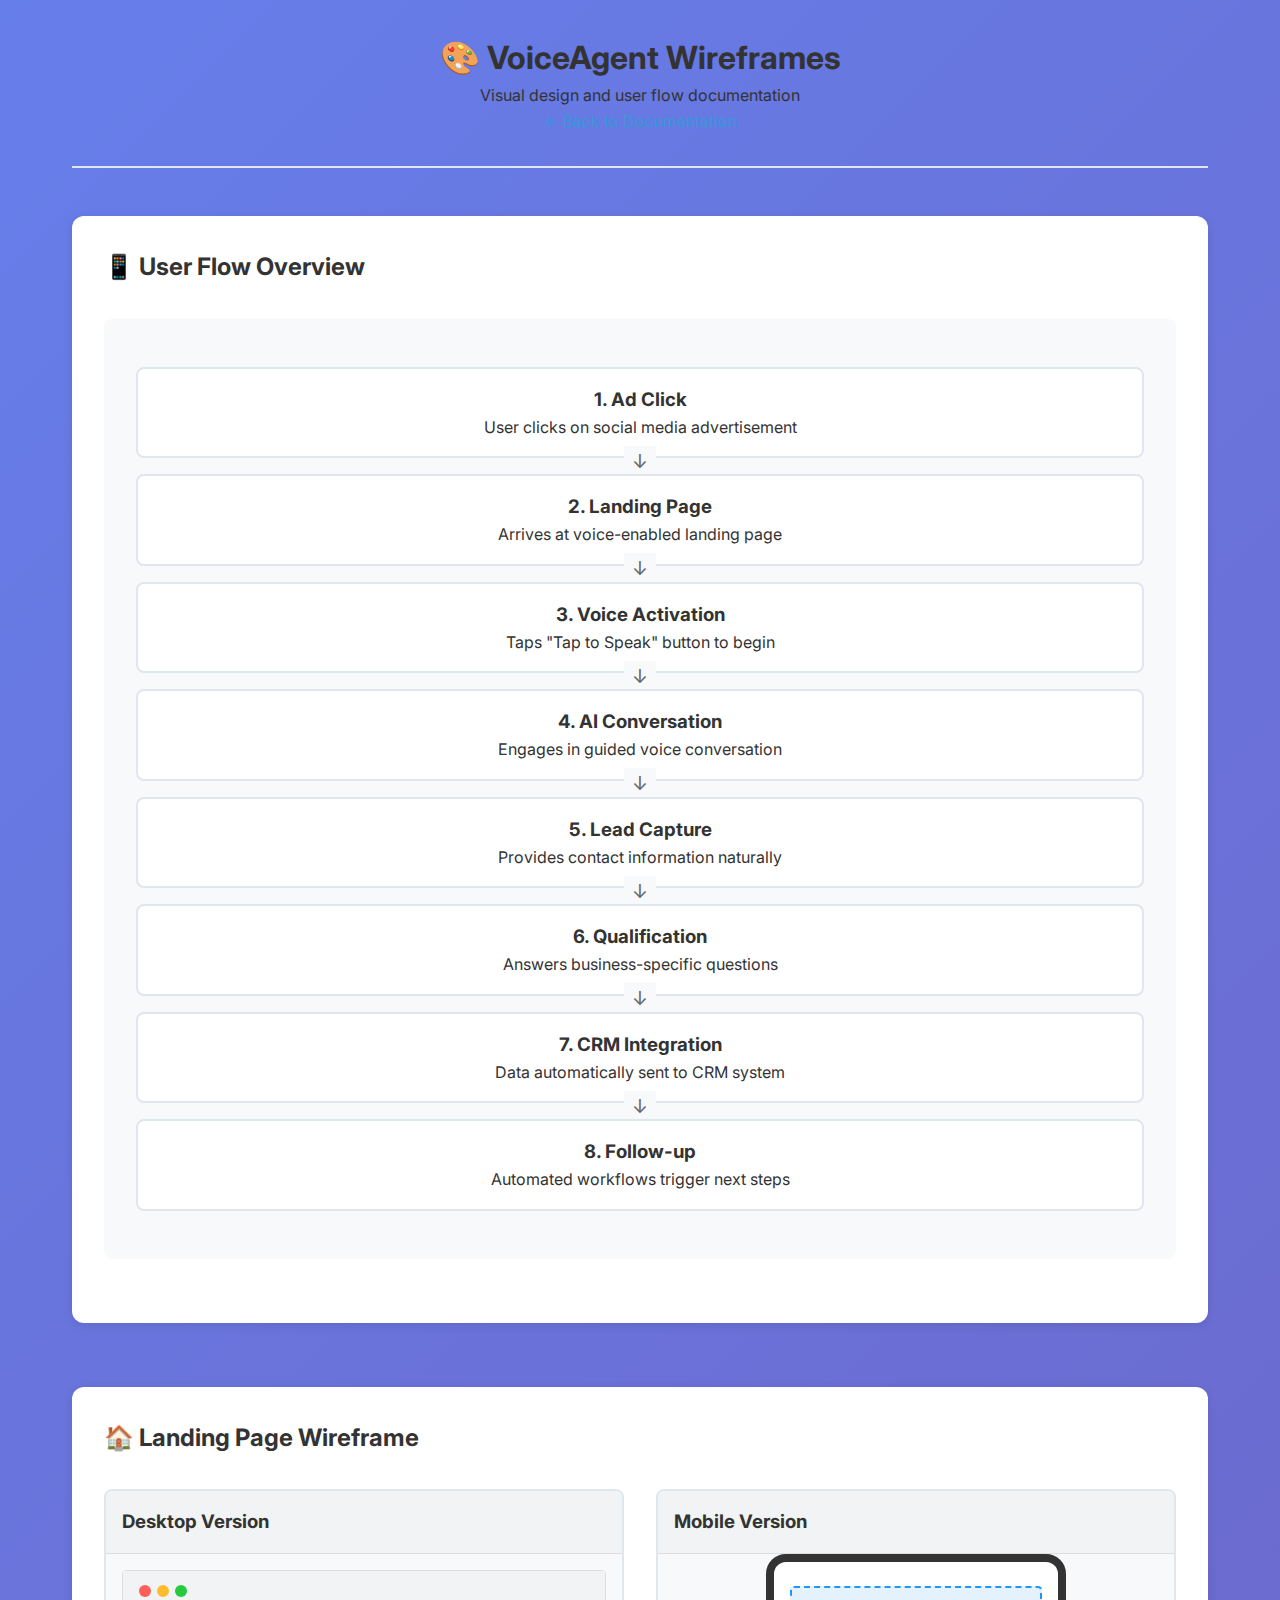
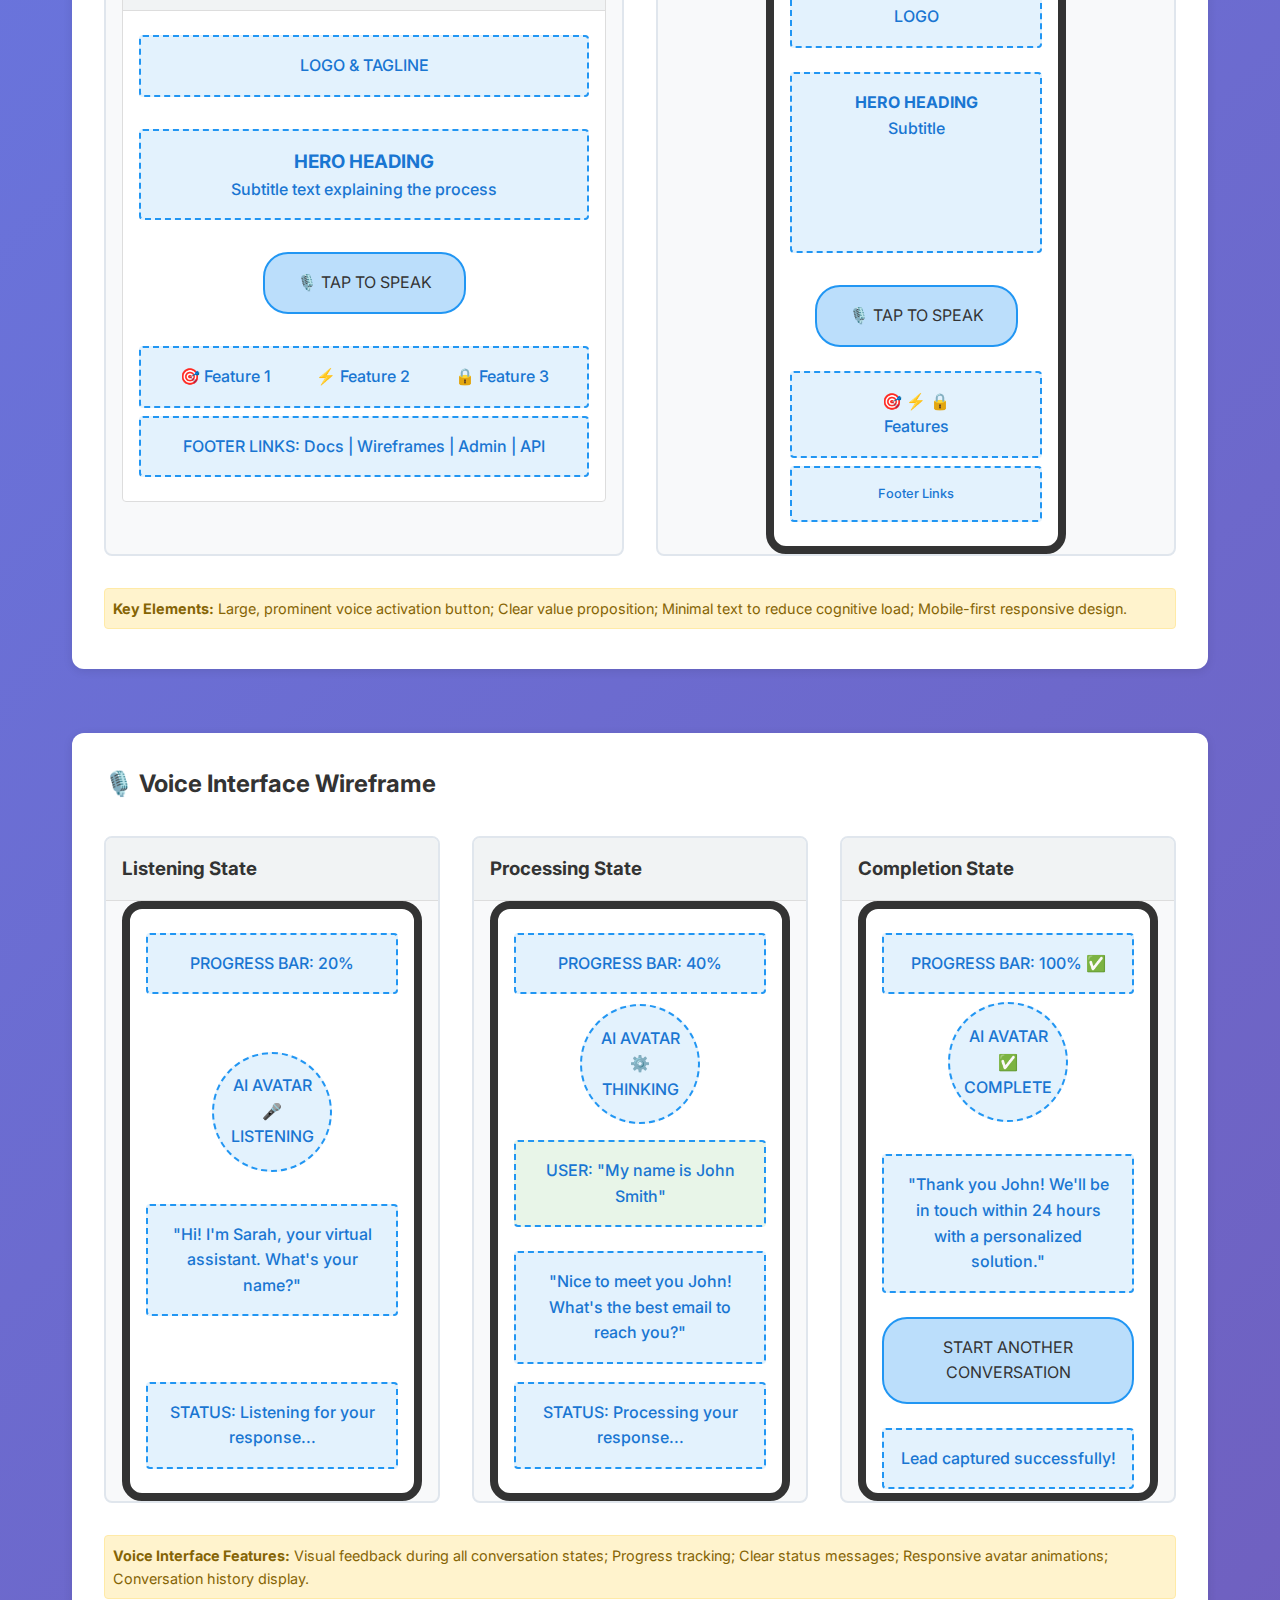
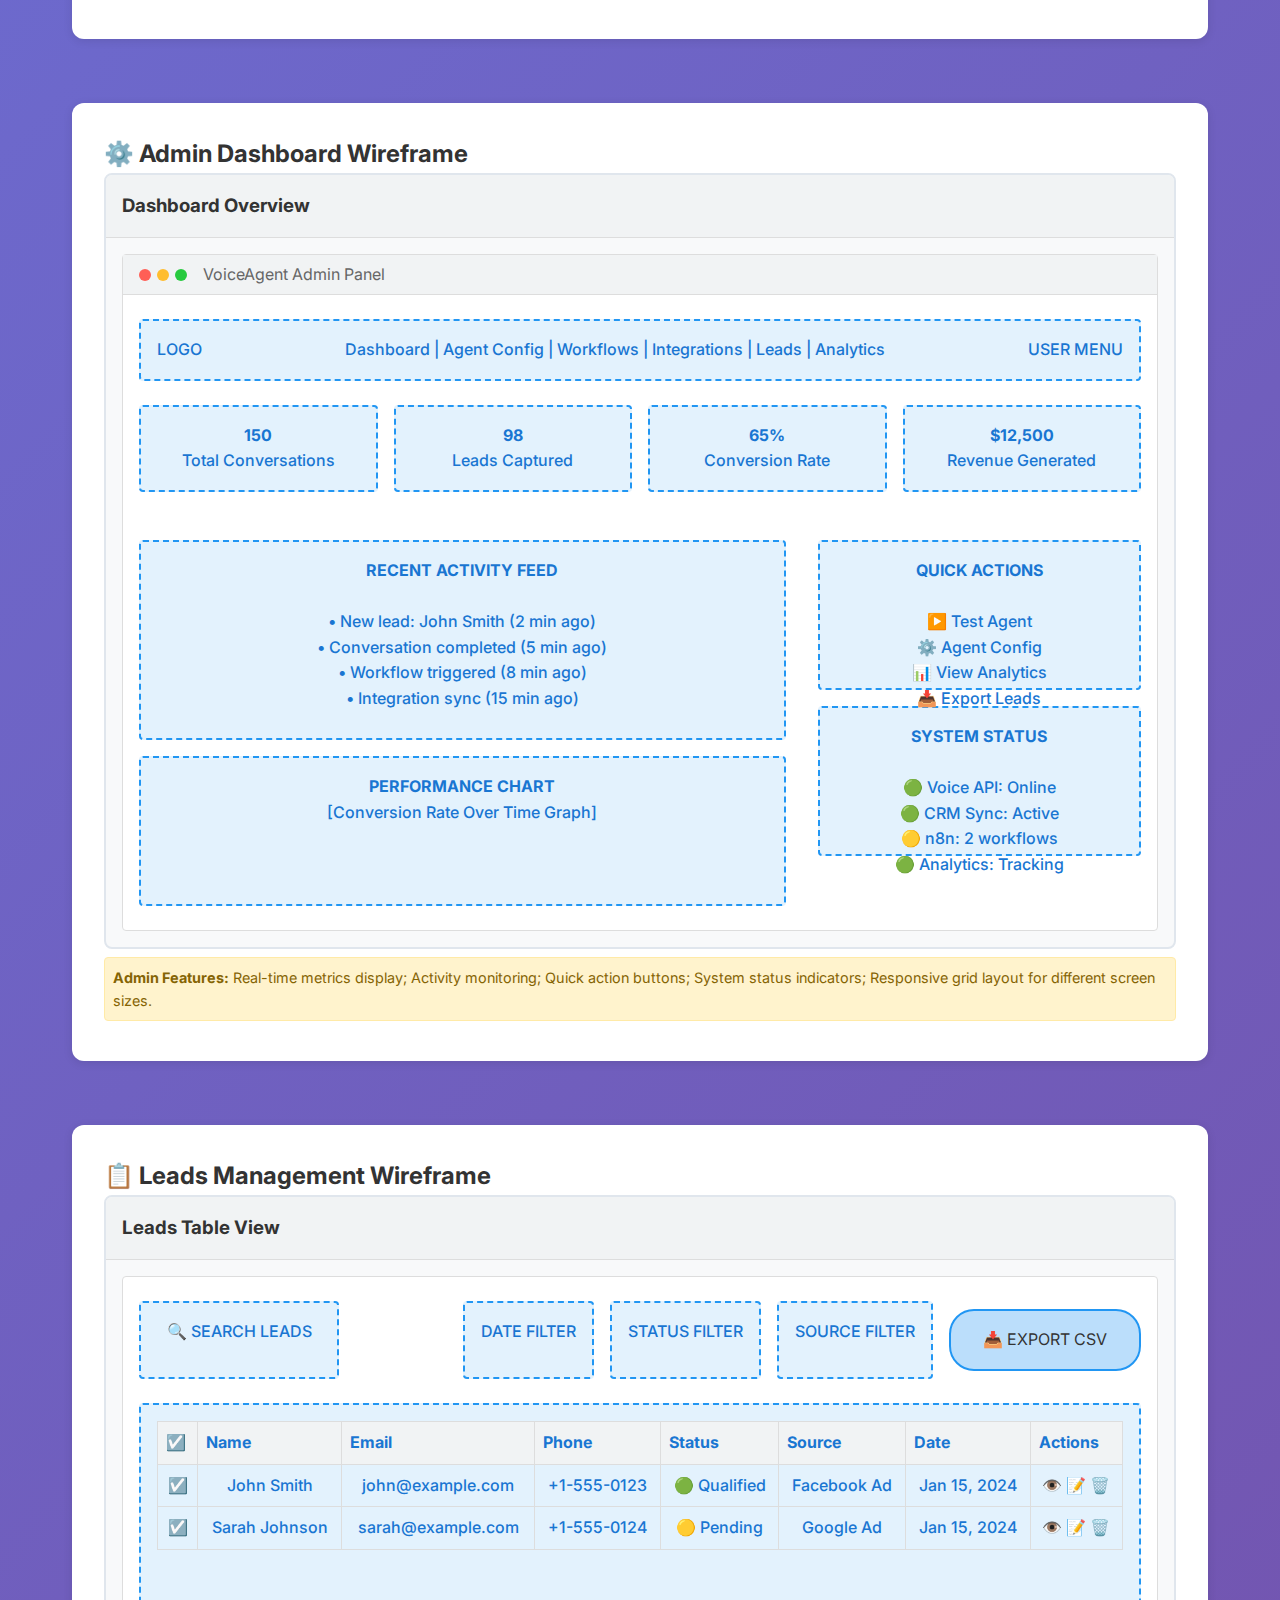
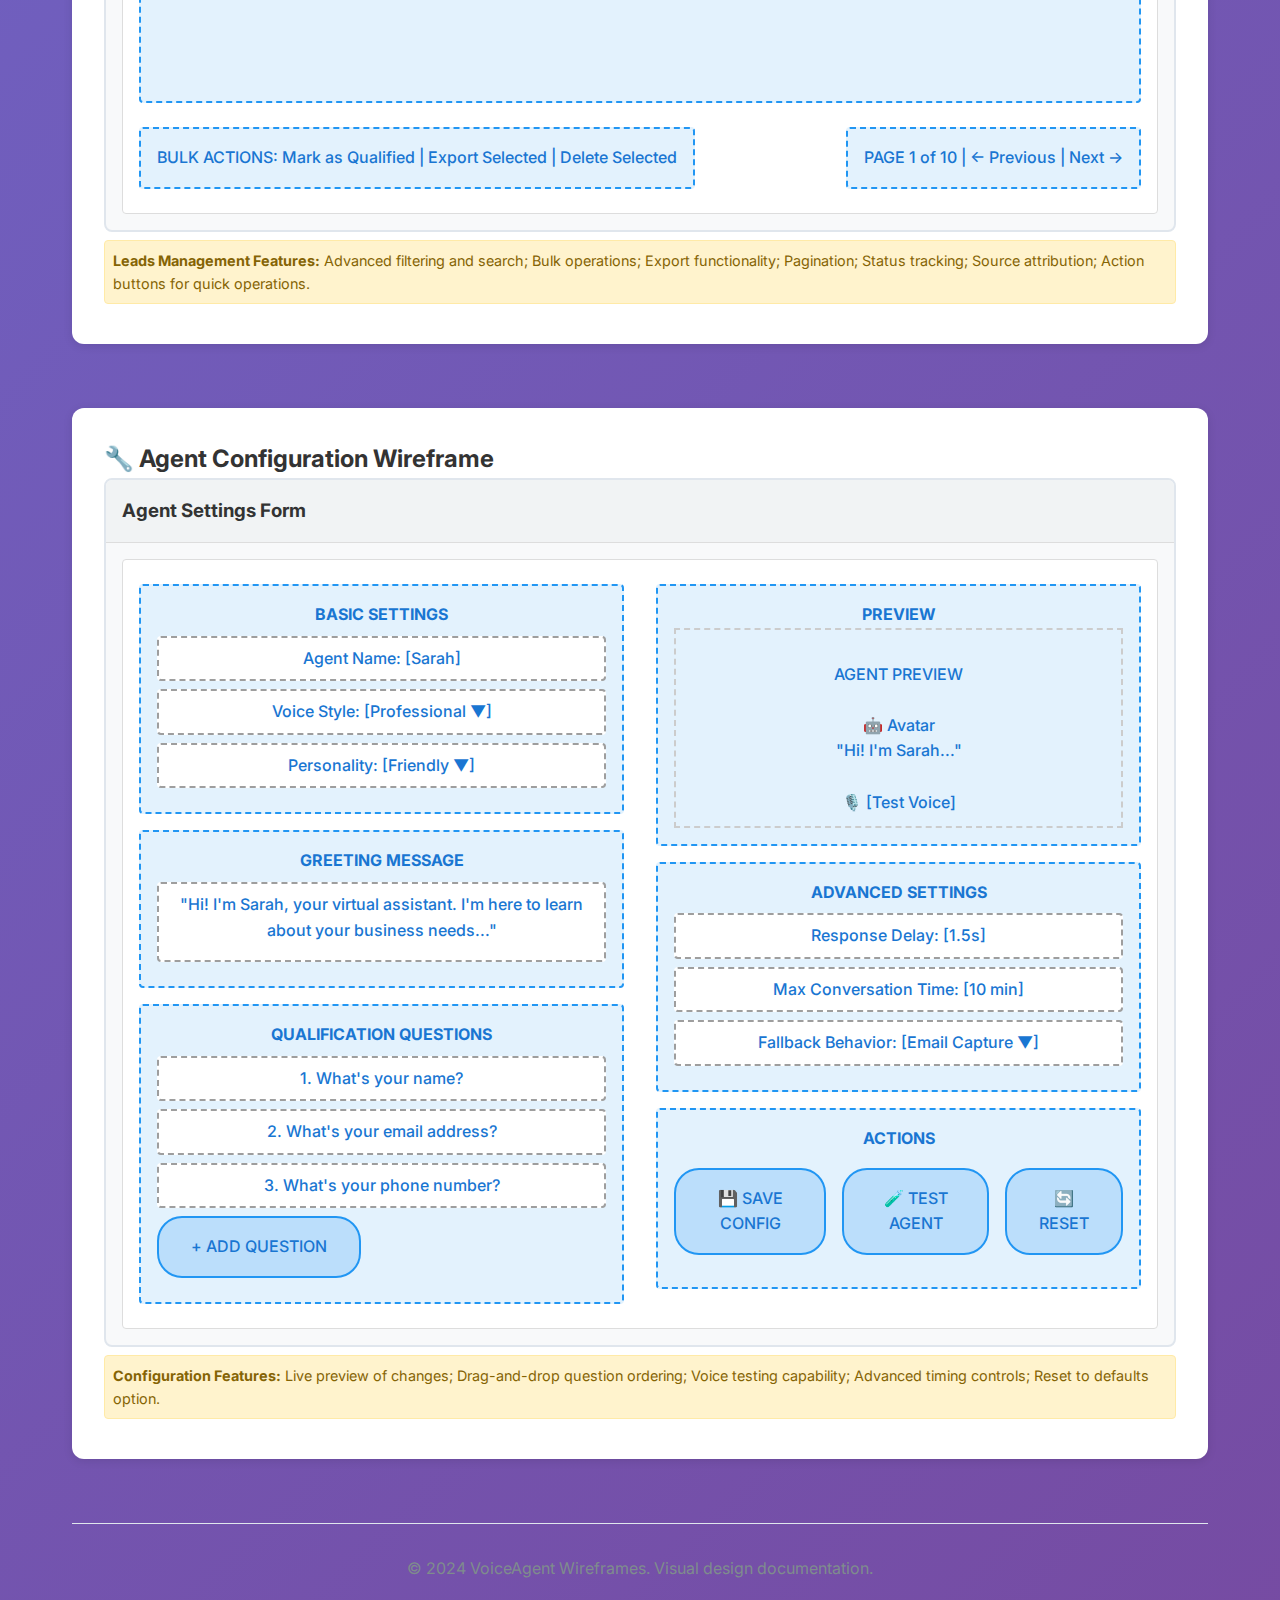
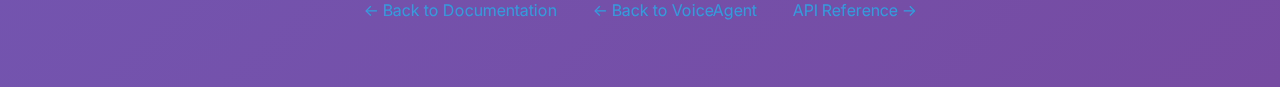
<file: docs/wireframes.html>
<!DOCTYPE html>
<html lang="en">

<head>
    <meta charset="UTF-8">
    <meta name="viewport" content="width=device-width, initial-scale=1.0">
    <title>VoiceAgent Wireframes</title>
    <link rel="stylesheet" href="../assets/css/main.css">
    <link href="https://fonts.googleapis.com/css2?family=Inter:wght@300;400;500;600;700&display=swap" rel="stylesheet">
    <style>
        .wireframes-container {
            max-width: 1200px;
            margin: 0 auto;
            padding: 2rem;
        }

        .wireframes-header {
            text-align: center;
            margin-bottom: 3rem;
            padding-bottom: 2rem;
            border-bottom: 2px solid #e0e6ed;
        }

        .wireframe-section {
            margin-bottom: 4rem;
            background: white;
            border-radius: 12px;
            padding: 2rem;
            box-shadow: 0 2px 10px rgba(0, 0, 0, 0.1);
        }

        .wireframe-grid {
            display: grid;
            grid-template-columns: repeat(auto-fit, minmax(300px, 1fr));
            gap: 2rem;
            margin: 2rem 0;
        }

        .wireframe-card {
            border: 2px solid #e0e6ed;
            border-radius: 8px;
            overflow: hidden;
            background: #f8f9fa;
        }

        .wireframe-mockup {
            background: white;
            margin: 1rem;
            border-radius: 4px;
            min-height: 400px;
            position: relative;
            border: 1px solid #ddd;
        }

        .mockup-header {
            background: #f1f3f4;
            height: 40px;
            display: flex;
            align-items: center;
            padding: 0 1rem;
            border-bottom: 1px solid #ddd;
        }

        .mockup-dots {
            display: flex;
            gap: 6px;
        }

        .mockup-dot {
            width: 12px;
            height: 12px;
            border-radius: 50%;
            background: #ccc;
        }

        .mockup-dot.red { background: #ff5f56; }
        .mockup-dot.yellow { background: #ffbd2e; }
        .mockup-dot.green { background: #27ca3f; }

        .mockup-content {
            padding: 1rem;
            height: calc(100% - 40px);
        }

        .wireframe-element {
            background: #e3f2fd;
            border: 2px dashed #2196f3;
            border-radius: 4px;
            padding: 1rem;
            margin: 0.5rem 0;
            text-align: center;
            color: #1976d2;
            font-weight: 500;
        }

        .wireframe-button {
            background: #bbdefb;
            border: 2px solid #2196f3;
            border-radius: 25px;
            padding: 1rem 2rem;
            margin: 1rem auto;
            display: block;
            width: fit-content;
            cursor: pointer;
        }

        .wireframe-input {
            background: white;
            border: 2px dashed #9e9e9e;
            border-radius: 4px;
            padding: 0.5rem;
            margin: 0.5rem 0;
            width: 100%;
        }

        .flow-diagram {
            background: #f8f9fa;
            border-radius: 8px;
            padding: 2rem;
            margin: 2rem 0;
        }

        .flow-step {
            background: white;
            border: 2px solid #e0e6ed;
            border-radius: 8px;
            padding: 1rem;
            margin: 1rem 0;
            position: relative;
            text-align: center;
        }

        .flow-step::after {
            content: '↓';
            position: absolute;
            bottom: -20px;
            left: 50%;
            transform: translateX(-50%);
            background: #f8f9fa;
            padding: 0 8px;
            color: #666;
            font-size: 1.2rem;
        }

        .flow-step:last-child::after {
            display: none;
        }

        .annotation {
            background: #fff3cd;
            border: 1px solid #ffeaa7;
            border-radius: 4px;
            padding: 0.5rem;
            margin: 0.5rem 0;
            font-size: 0.9rem;
            color: #856404;
        }

        .device-frame {
            border: 8px solid #333;
            border-radius: 20px;
            background: white;
            width: 300px;
            height: 600px;
            margin: 0 auto;
            position: relative;
            overflow: hidden;
        }

        .device-frame::before {
            content: '';
            position: absolute;
            top: -4px;
            left: 50%;
            transform: translateX(-50%);
            width: 60px;
            height: 4px;
            background: #333;
            border-radius: 0 0 4px 4px;
        }

        @media (max-width: 768px) {
            .wireframes-container {
                padding: 1rem;
            }

            .wireframe-grid {
                grid-template-columns: 1fr;
            }

            .device-frame {
                width: 250px;
                height: 500px;
            }
        }
    </style>
</head>

<body>
    <div class="wireframes-container">
        <header class="wireframes-header">
            <h1>🎨 VoiceAgent Wireframes</h1>
            <p>Visual design and user flow documentation</p>
            <a href="index.html" style="color: #3498db; text-decoration: none;">← Back to Documentation</a>
        </header>

        <section class="wireframe-section">
            <h2>📱 User Flow Overview</h2>
            <div class="flow-diagram">
                <div class="flow-step">
                    <h3>1. Ad Click</h3>
                    <p>User clicks on social media advertisement</p>
                </div>
                <div class="flow-step">
                    <h3>2. Landing Page</h3>
                    <p>Arrives at voice-enabled landing page</p>
                </div>
                <div class="flow-step">
                    <h3>3. Voice Activation</h3>
                    <p>Taps "Tap to Speak" button to begin</p>
                </div>
                <div class="flow-step">
                    <h3>4. AI Conversation</h3>
                    <p>Engages in guided voice conversation</p>
                </div>
                <div class="flow-step">
                    <h3>5. Lead Capture</h3>
                    <p>Provides contact information naturally</p>
                </div>
                <div class="flow-step">
                    <h3>6. Qualification</h3>
                    <p>Answers business-specific questions</p>
                </div>
                <div class="flow-step">
                    <h3>7. CRM Integration</h3>
                    <p>Data automatically sent to CRM system</p>
                </div>
                <div class="flow-step">
                    <h3>8. Follow-up</h3>
                    <p>Automated workflows trigger next steps</p>
                </div>
            </div>
        </section>

        <section class="wireframe-section">
            <h2>🏠 Landing Page Wireframe</h2>
            <div class="wireframe-grid">
                <div class="wireframe-card">
                    <h3 style="padding: 1rem; margin: 0; background: #f1f3f4; border-bottom: 1px solid #ddd;">Desktop Version</h3>
                    <div class="wireframe-mockup">
                        <div class="mockup-header">
                            <div class="mockup-dots">
                                <div class="mockup-dot red"></div>
                                <div class="mockup-dot yellow"></div>
                                <div class="mockup-dot green"></div>
                            </div>
                        </div>
                        <div class="mockup-content">
                            <div class="wireframe-element">LOGO & TAGLINE</div>
                            <div class="wireframe-element" style="margin: 2rem 0;">
                                <h3>HERO HEADING</h3>
                                <p>Subtitle text explaining the process</p>
                            </div>
                            <div class="wireframe-button">🎙️ TAP TO SPEAK</div>
                            <div class="wireframe-element" style="margin-top: 2rem;">
                                <div style="display: flex; justify-content: space-around;">
                                    <span>🎯 Feature 1</span>
                                    <span>⚡ Feature 2</span>
                                    <span>🔒 Feature 3</span>
                                </div>
                            </div>
                            <div class="wireframe-element" style="margin-top: auto;">
                                FOOTER LINKS: Docs | Wireframes | Admin | API
                            </div>
                        </div>
                    </div>
                </div>

                <div class="wireframe-card">
                    <h3 style="padding: 1rem; margin: 0; background: #f1f3f4; border-bottom: 1px solid #ddd;">Mobile Version</h3>
                    <div class="device-frame">
                        <div style="padding: 1rem; height: 100%; display: flex; flex-direction: column;">
                            <div class="wireframe-element">LOGO</div>
                            <div class="wireframe-element" style="flex: 1; margin: 1rem 0;">
                                <h4>HERO HEADING</h4>
                                <p>Subtitle</p>
                            </div>
                            <div class="wireframe-button">🎙️ TAP TO SPEAK</div>
                            <div class="wireframe-element">
                                🎯 ⚡ 🔒<br>Features
                            </div>
                            <div class="wireframe-element" style="margin-top: auto; font-size: 0.8rem;">
                                Footer Links
                            </div>
                        </div>
                    </div>
                </div>
            </div>

            <div class="annotation">
                <strong>Key Elements:</strong> Large, prominent voice activation button; Clear value proposition; Minimal text to reduce cognitive load; Mobile-first responsive design.
            </div>
        </section>

        <section class="wireframe-section">
            <h2>🎙️ Voice Interface Wireframe</h2>
            <div class="wireframe-grid">
                <div class="wireframe-card">
                    <h3 style="padding: 1rem; margin: 0; background: #f1f3f4; border-bottom: 1px solid #ddd;">Listening State</h3>
                    <div class="device-frame">
                        <div style="padding: 1rem; height: 100%; display: flex; flex-direction: column; text-align: center;">
                            <div class="wireframe-element">PROGRESS BAR: 20%</div>
                            <div style="flex: 1; display: flex; flex-direction: column; justify-content: center;">
                                <div class="wireframe-element" style="border-radius: 50%; width: 120px; height: 120px; margin: 0 auto; display: flex; align-items: center; justify-content: center; animation: pulse 1s infinite;">
                                    AI AVATAR<br>🎤 LISTENING
                                </div>
                                <div class="wireframe-element" style="margin-top: 2rem;">
                                    "Hi! I'm Sarah, your virtual assistant. What's your name?"
                                </div>
                            </div>
                            <div class="wireframe-element">STATUS: Listening for your response...</div>
                        </div>
                    </div>
                </div>

                <div class="wireframe-card">
                    <h3 style="padding: 1rem; margin: 0; background: #f1f3f4; border-bottom: 1px solid #ddd;">Processing State</h3>
                    <div class="device-frame">
                        <div style="padding: 1rem; height: 100%; display: flex; flex-direction: column; text-align: center;">
                            <div class="wireframe-element">PROGRESS BAR: 40%</div>
                            <div style="flex: 1; display: flex; flex-direction: column; justify-content: center;">
                                <div class="wireframe-element" style="border-radius: 50%; width: 120px; height: 120px; margin: 0 auto; display: flex; align-items: center; justify-content: center;">
                                    AI AVATAR<br>⚙️ THINKING
                                </div>
                                <div class="wireframe-element" style="margin-top: 1rem; background: #e8f5e8;">
                                    USER: "My name is John Smith"
                                </div>
                                <div class="wireframe-element" style="margin-top: 1rem;">
                                    "Nice to meet you John! What's the best email to reach you?"
                                </div>
                            </div>
                            <div class="wireframe-element">STATUS: Processing your response...</div>
                        </div>
                    </div>
                </div>

                <div class="wireframe-card">
                    <h3 style="padding: 1rem; margin: 0; background: #f1f3f4; border-bottom: 1px solid #ddd;">Completion State</h3>
                    <div class="device-frame">
                        <div style="padding: 1rem; height: 100%; display: flex; flex-direction: column; text-align: center;">
                            <div class="wireframe-element">PROGRESS BAR: 100% ✅</div>
                            <div style="flex: 1; display: flex; flex-direction: column; justify-content: center;">
                                <div class="wireframe-element" style="border-radius: 50%; width: 120px; height: 120px; margin: 0 auto; display: flex; align-items: center; justify-content: center;">
                                    AI AVATAR<br>✅ COMPLETE
                                </div>
                                <div class="wireframe-element" style="margin-top: 2rem;">
                                    "Thank you John! We'll be in touch within 24 hours with a personalized solution."
                                </div>
                                <div class="wireframe-button" style="margin-top: 1rem;">
                                    START ANOTHER CONVERSATION
                                </div>
                            </div>
                            <div class="wireframe-element">Lead captured successfully!</div>
                        </div>
                    </div>
                </div>
            </div>

            <div class="annotation">
                <strong>Voice Interface Features:</strong> Visual feedback during all conversation states; Progress tracking; Clear status messages; Responsive avatar animations; Conversation history display.
            </div>
        </section>

        <section class="wireframe-section">
            <h2>⚙️ Admin Dashboard Wireframe</h2>
            <div class="wireframe-card">
                <h3 style="padding: 1rem; margin: 0; background: #f1f3f4; border-bottom: 1px solid #ddd;">Dashboard Overview</h3>
                <div class="wireframe-mockup" style="min-height: 600px;">
                    <div class="mockup-header">
                        <div class="mockup-dots">
                            <div class="mockup-dot red"></div>
                            <div class="mockup-dot yellow"></div>
                            <div class="mockup-dot green"></div>
                        </div>
                        <span style="margin-left: 1rem; color: #666;">VoiceAgent Admin Panel</span>
                    </div>
                    <div class="mockup-content">
                        <!-- Top Navigation -->
                        <div class="wireframe-element" style="display: flex; justify-content: space-between; margin-bottom: 1rem;">
                            <div>LOGO</div>
                            <div>Dashboard | Agent Config | Workflows | Integrations | Leads | Analytics</div>
                            <div>USER MENU</div>
                        </div>

                        <!-- Stats Cards -->
                        <div style="display: grid; grid-template-columns: repeat(4, 1fr); gap: 1rem; margin-bottom: 2rem;">
                            <div class="wireframe-element">
                                <strong>150</strong><br>
                                Total Conversations
                            </div>
                            <div class="wireframe-element">
                                <strong>98</strong><br>
                                Leads Captured
                            </div>
                            <div class="wireframe-element">
                                <strong>65%</strong><br>
                                Conversion Rate
                            </div>
                            <div class="wireframe-element">
                                <strong>$12,500</strong><br>
                                Revenue Generated
                            </div>
                        </div>

                        <!-- Main Content Area -->
                        <div style="display: grid; grid-template-columns: 2fr 1fr; gap: 2rem;">
                            <div>
                                <div class="wireframe-element" style="height: 200px;">
                                    <strong>RECENT ACTIVITY FEED</strong><br><br>
                                    • New lead: John Smith (2 min ago)<br>
                                    • Conversation completed (5 min ago)<br>
                                    • Workflow triggered (8 min ago)<br>
                                    • Integration sync (15 min ago)<br>
                                </div>
                                <div class="wireframe-element" style="height: 150px; margin-top: 1rem;">
                                    <strong>PERFORMANCE CHART</strong><br>
                                    [Conversion Rate Over Time Graph]
                                </div>
                            </div>
                            <div>
                                <div class="wireframe-element" style="height: 150px;">
                                    <strong>QUICK ACTIONS</strong><br><br>
                                    ▶️ Test Agent<br>
                                    ⚙️ Agent Config<br>
                                    📊 View Analytics<br>
                                    📥 Export Leads
                                </div>
                                <div class="wireframe-element" style="height: 150px; margin-top: 1rem;">
                                    <strong>SYSTEM STATUS</strong><br><br>
                                    🟢 Voice API: Online<br>
                                    🟢 CRM Sync: Active<br>
                                    🟡 n8n: 2 workflows<br>
                                    🟢 Analytics: Tracking
                                </div>
                            </div>
                        </div>
                    </div>
                </div>
            </div>

            <div class="annotation">
                <strong>Admin Features:</strong> Real-time metrics display; Activity monitoring; Quick action buttons; System status indicators; Responsive grid layout for different screen sizes.
            </div>
        </section>

        <section class="wireframe-section">
            <h2>📋 Leads Management Wireframe</h2>
            <div class="wireframe-card">
                <h3 style="padding: 1rem; margin: 0; background: #f1f3f4; border-bottom: 1px solid #ddd;">Leads Table View</h3>
                <div class="wireframe-mockup" style="min-height: 500px;">
                    <div class="mockup-content">
                        <!-- Filters and Search -->
                        <div style="display: flex; justify-content: space-between; margin-bottom: 1rem;">
                            <div class="wireframe-element" style="width: 200px;">
                                🔍 SEARCH LEADS
                            </div>
                            <div style="display: flex; gap: 1rem;">
                                <div class="wireframe-element">DATE FILTER</div>
                                <div class="wireframe-element">STATUS FILTER</div>
                                <div class="wireframe-element">SOURCE FILTER</div>
                                <div class="wireframe-button">📥 EXPORT CSV</div>
                            </div>
                        </div>

                        <!-- Leads Table -->
                        <div class="wireframe-element" style="height: 300px;">
                            <table style="width: 100%; border-collapse: collapse;">
                                <thead>
                                    <tr style="background: #f1f3f4; text-align: left;">
                                        <th style="padding: 0.5rem; border: 1px solid #ddd;">☑️</th>
                                        <th style="padding: 0.5rem; border: 1px solid #ddd;">Name</th>
                                        <th style="padding: 0.5rem; border: 1px solid #ddd;">Email</th>
                                        <th style="padding: 0.5rem; border: 1px solid #ddd;">Phone</th>
                                        <th style="padding: 0.5rem; border: 1px solid #ddd;">Status</th>
                                        <th style="padding: 0.5rem; border: 1px solid #ddd;">Source</th>
                                        <th style="padding: 0.5rem; border: 1px solid #ddd;">Date</th>
                                        <th style="padding: 0.5rem; border: 1px solid #ddd;">Actions</th>
                                    </tr>
                                </thead>
                                <tbody>
                                    <tr>
                                        <td style="padding: 0.5rem; border: 1px solid #ddd;">☑️</td>
                                        <td style="padding: 0.5rem; border: 1px solid #ddd;">John Smith</td>
                                        <td style="padding: 0.5rem; border: 1px solid #ddd;">john@example.com</td>
                                        <td style="padding: 0.5rem; border: 1px solid #ddd;">+1-555-0123</td>
                                        <td style="padding: 0.5rem; border: 1px solid #ddd;">🟢 Qualified</td>
                                        <td style="padding: 0.5rem; border: 1px solid #ddd;">Facebook Ad</td>
                                        <td style="padding: 0.5rem; border: 1px solid #ddd;">Jan 15, 2024</td>
                                        <td style="padding: 0.5rem; border: 1px solid #ddd;">👁️ 📝 🗑️</td>
                                    </tr>
                                    <tr>
                                        <td style="padding: 0.5rem; border: 1px solid #ddd;">☑️</td>
                                        <td style="padding: 0.5rem; border: 1px solid #ddd;">Sarah Johnson</td>
                                        <td style="padding: 0.5rem; border: 1px solid #ddd;">sarah@example.com</td>
                                        <td style="padding: 0.5rem; border: 1px solid #ddd;">+1-555-0124</td>
                                        <td style="padding: 0.5rem; border: 1px solid #ddd;">🟡 Pending</td>
                                        <td style="padding: 0.5rem; border: 1px solid #ddd;">Google Ad</td>
                                        <td style="padding: 0.5rem; border: 1px solid #ddd;">Jan 15, 2024</td>
                                        <td style="padding: 0.5rem; border: 1px solid #ddd;">👁️ 📝 🗑️</td>
                                    </tr>
                                </tbody>
                            </table>
                        </div>

                        <!-- Bulk Actions -->
                        <div style="display: flex; justify-content: space-between; align-items: center; margin-top: 1rem;">
                            <div class="wireframe-element">
                                BULK ACTIONS: Mark as Qualified | Export Selected | Delete Selected
                            </div>
                            <div class="wireframe-element">
                                PAGE 1 of 10 | ← Previous | Next →
                            </div>
                        </div>
                    </div>
                </div>
            </div>

            <div class="annotation">
                <strong>Leads Management Features:</strong> Advanced filtering and search; Bulk operations; Export functionality; Pagination; Status tracking; Source attribution; Action buttons for quick operations.
            </div>
        </section>

        <section class="wireframe-section">
            <h2>🔧 Agent Configuration Wireframe</h2>
            <div class="wireframe-card">
                <h3 style="padding: 1rem; margin: 0; background: #f1f3f4; border-bottom: 1px solid #ddd;">Agent Settings Form</h3>
                <div class="wireframe-mockup" style="min-height: 600px;">
                    <div class="mockup-content">
                        <div style="display: grid; grid-template-columns: 1fr 1fr; gap: 2rem;">
                            <!-- Left Column -->
                            <div>
                                <div class="wireframe-element">
                                    <h4>BASIC SETTINGS</h4>
                                    <div class="wireframe-input">Agent Name: [Sarah]</div>
                                    <div class="wireframe-input">Voice Style: [Professional ▼]</div>
                                    <div class="wireframe-input">Personality: [Friendly ▼]</div>
                                </div>

                                <div class="wireframe-element" style="margin-top: 1rem;">
                                    <h4>GREETING MESSAGE</h4>
                                    <div class="wireframe-input" style="height: 80px;">
                                        "Hi! I'm Sarah, your virtual assistant. I'm here to learn about your business needs..."
                                    </div>
                                </div>

                                <div class="wireframe-element" style="margin-top: 1rem;">
                                    <h4>QUALIFICATION QUESTIONS</h4>
                                    <div class="wireframe-input">1. What's your name?</div>
                                    <div class="wireframe-input">2. What's your email address?</div>
                                    <div class="wireframe-input">3. What's your phone number?</div>
                                    <div class="wireframe-button" style="margin: 0.5rem 0;">+ ADD QUESTION</div>
                                </div>
                            </div>

                            <!-- Right Column -->
                            <div>
                                <div class="wireframe-element">
                                    <h4>PREVIEW</h4>
                                    <div style="border: 2px dashed #ccc; padding: 2rem; text-align: center; height: 200px;">
                                        AGENT PREVIEW<br><br>
                                        🤖 Avatar<br>
                                        "Hi! I'm Sarah..."<br><br>
                                        🎙️ [Test Voice]
                                    </div>
                                </div>

                                <div class="wireframe-element" style="margin-top: 1rem;">
                                    <h4>ADVANCED SETTINGS</h4>
                                    <div class="wireframe-input">Response Delay: [1.5s]</div>
                                    <div class="wireframe-input">Max Conversation Time: [10 min]</div>
                                    <div class="wireframe-input">Fallback Behavior: [Email Capture ▼]</div>
                                </div>

                                <div class="wireframe-element" style="margin-top: 1rem;">
                                    <h4>ACTIONS</h4>
                                    <div style="display: flex; gap: 1rem;">
                                        <div class="wireframe-button">💾 SAVE CONFIG</div>
                                        <div class="wireframe-button">🧪 TEST AGENT</div>
                                        <div class="wireframe-button">🔄 RESET</div>
                                    </div>
                                </div>
                            </div>
                        </div>
                    </div>
                </div>
            </div>

            <div class="annotation">
                <strong>Configuration Features:</strong> Live preview of changes; Drag-and-drop question ordering; Voice testing capability; Advanced timing controls; Reset to defaults option.
            </div>
        </section>

        <footer style="text-align: center; padding: 2rem; border-top: 1px solid #e0e6ed; margin-top: 3rem;">
            <p style="color: #7f8c8d;">© 2024 VoiceAgent Wireframes. Visual design documentation.</p>
            <div style="margin-top: 1rem;">
                <a href="index.html" style="color: #3498db; text-decoration: none; margin: 0 1rem;">← Back to Documentation</a>
                <a href="../index.html" style="color: #3498db; text-decoration: none; margin: 0 1rem;">← Back to VoiceAgent</a>
                <a href="api-reference.html" style="color: #3498db; text-decoration: none; margin: 0 1rem;">API Reference →</a>
            </div>
        </footer>
    </div>

    <style>
        @keyframes pulse {
            0% { transform: scale(1); opacity: 1; }
            50% { transform: scale(1.05); opacity: 0.8; }
            100% { transform: scale(1); opacity: 1; }
        }
    </style>
</body>

</html>
</file>
<file: assets/css/admin.css>
/* Admin Panel Styles */
.admin-container {
    display: flex;
    min-height: 100vh;
    background: #f5f6fa;
    font-family: 'Inter', sans-serif;
}

/* Sidebar */
.admin-sidebar {
    width: 280px;
    background: linear-gradient(135deg, #667eea 0%, #764ba2 100%);
    color: white;
    padding: 0;
    display: flex;
    flex-direction: column;
}

.admin-logo {
    padding: 30px 20px;
    border-bottom: 1px solid rgba(255, 255, 255, 0.1);
}

.admin-logo h2 {
    font-size: 1.5rem;
    font-weight: 600;
}

.admin-nav {
    flex: 1;
    padding: 20px 0;
}

.nav-item {
    display: block;
    padding: 15px 25px;
    color: rgba(255, 255, 255, 0.8);
    text-decoration: none;
    transition: all 0.3s ease;
    border-left: 3px solid transparent;
}

.nav-item:hover {
    background: rgba(255, 255, 255, 0.1);
    color: white;
}

.nav-item.active {
    background: rgba(255, 255, 255, 0.15);
    color: white;
    border-left-color: white;
}

.admin-footer {
    padding: 20px;
    border-top: 1px solid rgba(255, 255, 255, 0.1);
}

.back-link {
    color: rgba(255, 255, 255, 0.8);
    text-decoration: none;
    font-size: 0.9rem;
}

.back-link:hover {
    color: white;
}

/* Main Content */
.admin-main {
    flex: 1;
    padding: 0;
    overflow-y: auto;
}

.admin-section {
    display: none;
    padding: 40px;
    max-width: 1200px;
}

.admin-section.active {
    display: block;
}

.section-header {
    margin-bottom: 40px;
}

.section-header h1 {
    font-size: 2.5rem;
    color: #2c3e50;
    margin-bottom: 10px;
}

.section-header p {
    font-size: 1.1rem;
    color: #7f8c8d;
}

/* Stats Grid */
.stats-grid {
    display: grid;
    grid-template-columns: repeat(auto-fit, minmax(250px, 1fr));
    gap: 25px;
    margin-bottom: 40px;
}

.stat-card {
    background: white;
    padding: 30px;
    border-radius: 15px;
    box-shadow: 0 5px 15px rgba(0, 0, 0, 0.08);
    display: flex;
    align-items: center;
    gap: 20px;
}

.stat-icon {
    font-size: 2.5rem;
    width: 60px;
    text-align: center;
}

.stat-content h3 {
    font-size: 2rem;
    color: #2c3e50;
    margin-bottom: 5px;
}

.stat-content p {
    color: #7f8c8d;
    font-weight: 500;
}

/* Recent Activity */
.recent-activity {
    background: white;
    padding: 30px;
    border-radius: 15px;
    box-shadow: 0 5px 15px rgba(0, 0, 0, 0.08);
}

.recent-activity h3 {
    margin-bottom: 20px;
    color: #2c3e50;
}

.activity-list {
    display: flex;
    flex-direction: column;
    gap: 15px;
}

.activity-item {
    display: flex;
    align-items: center;
    gap: 15px;
    padding: 15px;
    background: #f8f9fa;
    border-radius: 10px;
}

.activity-icon {
    font-size: 1.5rem;
    width: 40px;
    text-align: center;
}

.activity-content p {
    margin: 0;
    color: #2c3e50;
    font-weight: 500;
}

.activity-content span {
    color: #7f8c8d;
    font-size: 0.9rem;
}

/* Configuration Cards */
.config-grid {
    display: grid;
    grid-template-columns: repeat(auto-fit, minmax(400px, 1fr));
    gap: 30px;
    margin-bottom: 30px;
}

.config-card {
    background: white;
    padding: 30px;
    border-radius: 15px;
    box-shadow: 0 5px 15px rgba(0, 0, 0, 0.08);
}

.config-card h3 {
    margin-bottom: 25px;
    color: #2c3e50;
    font-size: 1.3rem;
}

.form-group {
    margin-bottom: 20px;
}

.form-group label {
    display: block;
    margin-bottom: 8px;
    color: #2c3e50;
    font-weight: 500;
}

.form-group input,
.form-group select,
.form-group textarea {
    width: 100%;
    padding: 12px 15px;
    border: 2px solid #e9ecef;
    border-radius: 8px;
    font-size: 1rem;
    transition: border-color 0.3s ease;
}

.form-group input:focus,
.form-group select:focus,
.form-group textarea:focus {
    outline: none;
    border-color: #667eea;
}

.question-list {
    margin-bottom: 15px;
}

.question-item {
    display: flex;
    gap: 10px;
    margin-bottom: 10px;
    align-items: center;
}

.question-item input {
    flex: 1;
    margin-bottom: 0;
}

.remove-btn {
    background: #e74c3c;
    color: white;
    border: none;
    width: 30px;
    height: 30px;
    border-radius: 50%;
    cursor: pointer;
    font-size: 1.2rem;
    display: flex;
    align-items: center;
    justify-content: center;
}

.add-question-btn {
    background: #27ae60;
    color: white;
    border: none;
    padding: 10px 20px;
    border-radius: 8px;
    cursor: pointer;
    font-weight: 500;
}

/* Action Buttons */
.config-actions {
    display: flex;
    gap: 15px;
}

.save-btn,
.test-btn {
    padding: 12px 30px;
    border: none;
    border-radius: 8px;
    font-weight: 500;
    cursor: pointer;
    transition: all 0.3s ease;
}

.save-btn {
    background: #27ae60;
    color: white;
}

.save-btn:hover {
    background: #219a52;
}

.test-btn {
    background: #3498db;
    color: white;
}

.test-btn:hover {
    background: #2980b9;
}

/* Workflow Cards */
.workflow-list {
    display: flex;
    flex-direction: column;
    gap: 20px;
    margin-bottom: 30px;
}

.workflow-card {
    background: white;
    padding: 25px;
    border-radius: 15px;
    box-shadow: 0 5px 15px rgba(0, 0, 0, 0.08);
}

.workflow-header {
    display: flex;
    justify-content: space-between;
    align-items: center;
    margin-bottom: 15px;
}

.workflow-header h3 {
    color: #2c3e50;
    margin: 0;
}

.workflow-status {
    padding: 6px 15px;
    border-radius: 20px;
    font-size: 0.9rem;
    font-weight: 500;
}

.workflow-status.active {
    background: #d4edda;
    color: #155724;
}

.workflow-status.inactive {
    background: #f8d7da;
    color: #721c24;
}

.workflow-content p {
    color: #7f8c8d;
    margin-bottom: 20px;
}

.workflow-actions {
    display: flex;
    gap: 10px;
}

.edit-btn,
.view-btn,
.activate-btn {
    padding: 8px 16px;
    border: none;
    border-radius: 6px;
    font-size: 0.9rem;
    cursor: pointer;
    font-weight: 500;
}

.edit-btn {
    background: #f39c12;
    color: white;
}

.view-btn {
    background: #3498db;
    color: white;
}

.activate-btn {
    background: #27ae60;
    color: white;
}

.create-workflow-btn {
    background: #667eea;
    color: white;
    border: none;
    padding: 15px 30px;
    border-radius: 8px;
    font-weight: 500;
    cursor: pointer;
    font-size: 1rem;
}

/* Integrations Grid */
.integrations-grid {
    display: grid;
    grid-template-columns: repeat(auto-fit, minmax(280px, 1fr));
    gap: 25px;
}

.integration-card {
    background: white;
    padding: 30px;
    border-radius: 15px;
    box-shadow: 0 5px 15px rgba(0, 0, 0, 0.08);
    text-align: center;
}

.integration-card.connected {
    border-top: 4px solid #27ae60;
}

.integration-icon {
    font-size: 3rem;
    margin-bottom: 15px;
}

.integration-card h3 {
    color: #2c3e50;
    margin-bottom: 10px;
}

.integration-card p {
    color: #7f8c8d;
    margin-bottom: 20px;
}

.integration-status {
    display: flex;
    align-items: center;
    justify-content: center;
    gap: 8px;
    margin-bottom: 20px;
}

.status-indicator {
    width: 10px;
    height: 10px;
    border-radius: 50%;
}

.status-indicator.connected {
    background: #27ae60;
}

.status-indicator.disconnected {
    background: #e74c3c;
}

.config-btn,
.connect-btn {
    padding: 10px 25px;
    border: none;
    border-radius: 8px;
    font-weight: 500;
    cursor: pointer;
}

.config-btn {
    background: #3498db;
    color: white;
}

.connect-btn {
    background: #27ae60;
    color: white;
}

/* Leads Management */
.leads-controls {
    display: flex;
    justify-content: space-between;
    align-items: center;
    margin-bottom: 25px;
    gap: 20px;
}

.search-filter {
    display: flex;
    gap: 15px;
    flex: 1;
}

.search-input,
.filter-select {
    padding: 10px 15px;
    border: 2px solid #e9ecef;
    border-radius: 8px;
    font-size: 1rem;
}

.search-input {
    flex: 1;
}

.export-btn {
    background: #34495e;
    color: white;
    border: none;
    padding: 10px 20px;
    border-radius: 8px;
    cursor: pointer;
    font-weight: 500;
}

.leads-table {
    background: white;
    border-radius: 15px;
    overflow: hidden;
    box-shadow: 0 5px 15px rgba(0, 0, 0, 0.08);
}

.leads-table table {
    width: 100%;
    border-collapse: collapse;
}

.leads-table th,
.leads-table td {
    padding: 15px;
    text-align: left;
    border-bottom: 1px solid #e9ecef;
}

.leads-table th {
    background: #f8f9fa;
    font-weight: 600;
    color: #2c3e50;
}

.status {
    padding: 4px 12px;
    border-radius: 15px;
    font-size: 0.85rem;
    font-weight: 500;
}

.status.qualified {
    background: #d4edda;
    color: #155724;
}

.status.pending {
    background: #fff3cd;
    color: #856404;
}

.leads-table .view-btn,
.leads-table .contact-btn {
    padding: 6px 12px;
    border: none;
    border-radius: 4px;
    cursor: pointer;
    font-size: 0.85rem;
    margin-right: 5px;
}

.leads-table .view-btn {
    background: #6c757d;
    color: white;
}

.leads-table .contact-btn {
    background: #007bff;
    color: white;
}

/* Analytics */
.analytics-grid {
    display: grid;
    grid-template-columns: repeat(auto-fit, minmax(350px, 1fr));
    gap: 25px;
}

.chart-card {
    background: white;
    padding: 30px;
    border-radius: 15px;
    box-shadow: 0 5px 15px rgba(0, 0, 0, 0.08);
}

.chart-card h3 {
    margin-bottom: 20px;
    color: #2c3e50;
}

.chart-placeholder {
    background: #f8f9fa;
    padding: 60px 20px;
    text-align: center;
    border-radius: 10px;
    color: #6c757d;
    font-style: italic;
}

.funnel-steps {
    display: flex;
    flex-direction: column;
    gap: 15px;
}

.funnel-step {
    display: flex;
    justify-content: space-between;
    align-items: center;
    padding: 15px;
    background: #f8f9fa;
    border-radius: 8px;
    position: relative;
}

.funnel-step:not(:last-child)::after {
    content: '↓';
    position: absolute;
    bottom: -8px;
    left: 50%;
    transform: translateX(-50%);
    background: white;
    padding: 2px 8px;
    border-radius: 50%;
    font-size: 0.8rem;
    color: #6c757d;
}

.dropoff-list,
.response-times {
    display: flex;
    flex-direction: column;
    gap: 15px;
}

.dropoff-item,
.time-metric {
    display: flex;
    justify-content: space-between;
    align-items: center;
    padding: 12px 15px;
    background: #f8f9fa;
    border-radius: 8px;
}

.time-value {
    font-weight: 600;
    color: #2c3e50;
}

/* Responsive Design */
@media (max-width: 1024px) {
    .admin-container {
        flex-direction: column;
    }
    
    .admin-sidebar {
        width: 100%;
        order: 2;
    }
    
    .admin-main {
        order: 1;
    }
    
    .admin-nav {
        display: flex;
        overflow-x: auto;
        padding: 10px 0;
    }
    
    .nav-item {
        white-space: nowrap;
        border-left: none;
        border-bottom: 3px solid transparent;
    }
    
    .nav-item.active {
        border-left: none;
        border-bottom-color: white;
    }
}

@media (max-width: 768px) {
    .admin-section {
        padding: 20px;
    }
    
    .config-grid {
        grid-template-columns: 1fr;
    }
    
    .stats-grid {
        grid-template-columns: 1fr;
    }
    
    .leads-controls {
        flex-direction: column;
        align-items: stretch;
    }
    
    .search-filter {
        flex-direction: column;
    }
    
    .leads-table {
        overflow-x: auto;
    }
    
    .analytics-grid {
        grid-template-columns: 1fr;
    }
}
</file>
<file: assets/css/main.css>
/* Reset and Base Styles */
* {
    margin: 0;
    padding: 0;
    box-sizing: border-box;
}

body {
    font-family: 'Inter', -apple-system, BlinkMacSystemFont, 'Segoe UI', sans-serif;
    background: linear-gradient(135deg, #667eea 0%, #764ba2 100%);
    min-height: 100vh;
    color: #333;
    line-height: 1.6;
}

.container {
    max-width: 1200px;
    margin: 0 auto;
    padding: 0 20px;
    min-height: 100vh;
    display: flex;
    flex-direction: column;
}

/* Header Styles */
.header {
    padding: 20px 0;
    text-align: center;
}

.header.minimal {
    display: flex;
    justify-content: space-between;
    align-items: center;
    text-align: left;
    padding: 15px 0;
}

.logo h1 {
    color: white;
    font-size: 2.5rem;
    font-weight: 700;
    margin-bottom: 5px;
}

.tagline {
    color: rgba(255, 255, 255, 0.8);
    font-size: 1.1rem;
    font-weight: 300;
}

/* Main Content */
.main-content {
    flex: 1;
    display: flex;
    align-items: center;
    justify-content: center;
    padding: 40px 0;
}

.hero-section {
    text-align: center;
    color: white;
    max-width: 600px;
}

.hero-section h2 {
    font-size: 3rem;
    font-weight: 600;
    margin-bottom: 20px;
    line-height: 1.2;
}

.subtitle {
    font-size: 1.3rem;
    color: rgba(255, 255, 255, 0.9);
    margin-bottom: 60px;
    font-weight: 300;
}

/* Voice Interface */
.voice-interface {
    margin: 60px 0;
}

.talk-button {
    background: rgba(255, 255, 255, 0.15);
    border: 3px solid rgba(255, 255, 255, 0.3);
    border-radius: 50%;
    width: 200px;
    height: 200px;
    display: flex;
    flex-direction: column;
    align-items: center;
    justify-content: center;
    cursor: pointer;
    transition: all 0.3s ease;
    backdrop-filter: blur(10px);
    margin: 0 auto 30px;
}

.talk-button:hover {
    transform: scale(1.05);
    background: rgba(255, 255, 255, 0.25);
    border-color: rgba(255, 255, 255, 0.5);
}

.talk-button:active {
    transform: scale(0.95);
}

.talk-button.listening {
    background: rgba(76, 175, 80, 0.3);
    border-color: #4CAF50;
    animation: pulse 2s infinite;
}

@keyframes pulse {
    0% { box-shadow: 0 0 0 0 rgba(76, 175, 80, 0.7); }
    70% { box-shadow: 0 0 0 20px rgba(76, 175, 80, 0); }
    100% { box-shadow: 0 0 0 0 rgba(76, 175, 80, 0); }
}

.mic-icon {
    margin-bottom: 15px;
}

.button-text {
    color: white;
    font-size: 1.2rem;
    font-weight: 500;
}

.status-text {
    color: rgba(255, 255, 255, 0.8);
    font-size: 1.1rem;
    margin-top: 20px;
}

/* Features Preview */
.features-preview {
    display: flex;
    justify-content: space-around;
    margin-top: 80px;
    gap: 40px;
}

.feature {
    display: flex;
    flex-direction: column;
    align-items: center;
    color: rgba(255, 255, 255, 0.9);
}

.feature-icon {
    font-size: 2rem;
    margin-bottom: 10px;
}

.feature span {
    font-size: 1rem;
    font-weight: 500;
}

/* Footer */
.footer {
    padding: 40px 0 20px;
    text-align: center;
    color: rgba(255, 255, 255, 0.8);
}

.footer-links {
    display: flex;
    justify-content: center;
    gap: 30px;
    margin-bottom: 20px;
    flex-wrap: wrap;
}

.footer-links a {
    color: rgba(255, 255, 255, 0.9);
    text-decoration: none;
    font-weight: 500;
    transition: color 0.3s ease;
}

.footer-links a:hover {
    color: white;
}

.footer-text p {
    font-size: 0.9rem;
}

/* Voice Interface Page Styles */
.voice-active {
    background: linear-gradient(135deg, #2c3e50 0%, #3498db 100%);
}

.conversation-main {
    flex: 1;
    display: flex;
    align-items: center;
    justify-content: center;
    padding: 20px 0;
}

.conversation-container {
    background: rgba(255, 255, 255, 0.1);
    backdrop-filter: blur(10px);
    border-radius: 20px;
    padding: 40px;
    max-width: 800px;
    width: 100%;
    color: white;
}

.agent-avatar {
    text-align: center;
    margin-bottom: 40px;
}

.avatar-circle {
    position: relative;
    width: 120px;
    height: 120px;
    margin: 0 auto 20px;
    display: flex;
    align-items: center;
    justify-content: center;
    background: rgba(255, 255, 255, 0.2);
    border-radius: 50%;
}

.pulse-ring {
    position: absolute;
    width: 120px;
    height: 120px;
    border: 3px solid #4CAF50;
    border-radius: 50%;
    animation: pulse-ring 2s infinite;
}

@keyframes pulse-ring {
    0% { transform: scale(1); opacity: 1; }
    100% { transform: scale(1.3); opacity: 0; }
}

.avatar-icon {
    font-size: 3rem;
}

.agent-title {
    color: rgba(255, 255, 255, 0.8);
    margin: 0;
}

/* Conversation Area */
.conversation-area {
    margin-bottom: 40px;
}

.conversation-flow {
    background: rgba(0, 0, 0, 0.2);
    border-radius: 15px;
    padding: 20px;
    margin-bottom: 30px;
    max-height: 300px;
    overflow-y: auto;
}

.message {
    margin-bottom: 20px;
}

.message-content {
    background: rgba(255, 255, 255, 0.1);
    padding: 15px 20px;
    border-radius: 20px;
    margin-bottom: 5px;
    line-height: 1.6;
}

.agent-message .message-content {
    background: rgba(74, 144, 226, 0.3);
}

.user-message .message-content {
    background: rgba(76, 175, 80, 0.3);
    text-align: right;
}

.message-time {
    font-size: 0.8rem;
    color: rgba(255, 255, 255, 0.6);
    text-align: right;
}

/* Voice Controls */
.voice-controls {
    text-align: center;
}

.speak-button {
    background: #4CAF50;
    border: none;
    border-radius: 50%;
    width: 80px;
    height: 80px;
    display: flex;
    flex-direction: column;
    align-items: center;
    justify-content: center;
    cursor: pointer;
    transition: all 0.3s ease;
    margin: 0 auto 20px;
    color: white;
}

.speak-button:hover {
    transform: scale(1.05);
    background: #45a049;
}

.speak-button.active {
    animation: pulse 2s infinite;
}

.voice-status {
    display: flex;
    align-items: center;
    justify-content: center;
    gap: 10px;
    color: rgba(255, 255, 255, 0.9);
}

.status-indicator {
    width: 10px;
    height: 10px;
    border-radius: 50%;
    background: #4CAF50;
}

.status-indicator.listening {
    animation: blink 1s infinite;
}

@keyframes blink {
    0%, 50% { opacity: 1; }
    51%, 100% { opacity: 0.3; }
}

/* Lead Progress */
.lead-progress {
    background: rgba(0, 0, 0, 0.2);
    border-radius: 15px;
    padding: 20px;
}

.lead-progress h4 {
    margin-bottom: 15px;
    color: rgba(255, 255, 255, 0.9);
}

.progress-items {
    display: grid;
    grid-template-columns: repeat(auto-fit, minmax(150px, 1fr));
    gap: 15px;
}

.progress-item {
    display: flex;
    justify-content: space-between;
    align-items: center;
    padding: 10px 15px;
    background: rgba(255, 255, 255, 0.1);
    border-radius: 10px;
}

.item-label {
    font-weight: 500;
}

.item-status {
    font-size: 0.9rem;
    padding: 4px 12px;
    border-radius: 15px;
    font-weight: 500;
}

.item-status.pending {
    background: rgba(255, 193, 7, 0.3);
    color: #FFD700;
}

.item-status.completed {
    background: rgba(76, 175, 80, 0.3);
    color: #4CAF50;
}

/* End Call Button */
.end-call-btn {
    background: #f44336;
    color: white;
    border: none;
    padding: 10px 20px;
    border-radius: 25px;
    cursor: pointer;
    font-weight: 500;
    transition: background 0.3s ease;
}

.end-call-btn:hover {
    background: #d32f2f;
}

/* Responsive Design */
@media (max-width: 768px) {
    .container {
        padding: 0 15px;
    }
    
    .hero-section h2 {
        font-size: 2.5rem;
    }
    
    .talk-button {
        width: 160px;
        height: 160px;
    }
    
    .features-preview {
        flex-direction: column;
        gap: 20px;
    }
    
    .footer-links {
        flex-direction: column;
        gap: 15px;
    }
    
    .conversation-container {
        padding: 20px;
    }
    
    .progress-items {
        grid-template-columns: 1fr;
    }
}

@media (max-width: 480px) {
    .hero-section h2 {
        font-size: 2rem;
    }
    
    .subtitle {
        font-size: 1.1rem;
    }
    
    .talk-button {
        width: 140px;
        height: 140px;
    }
    
    .button-text {
        font-size: 1rem;
    }
}
</file>
